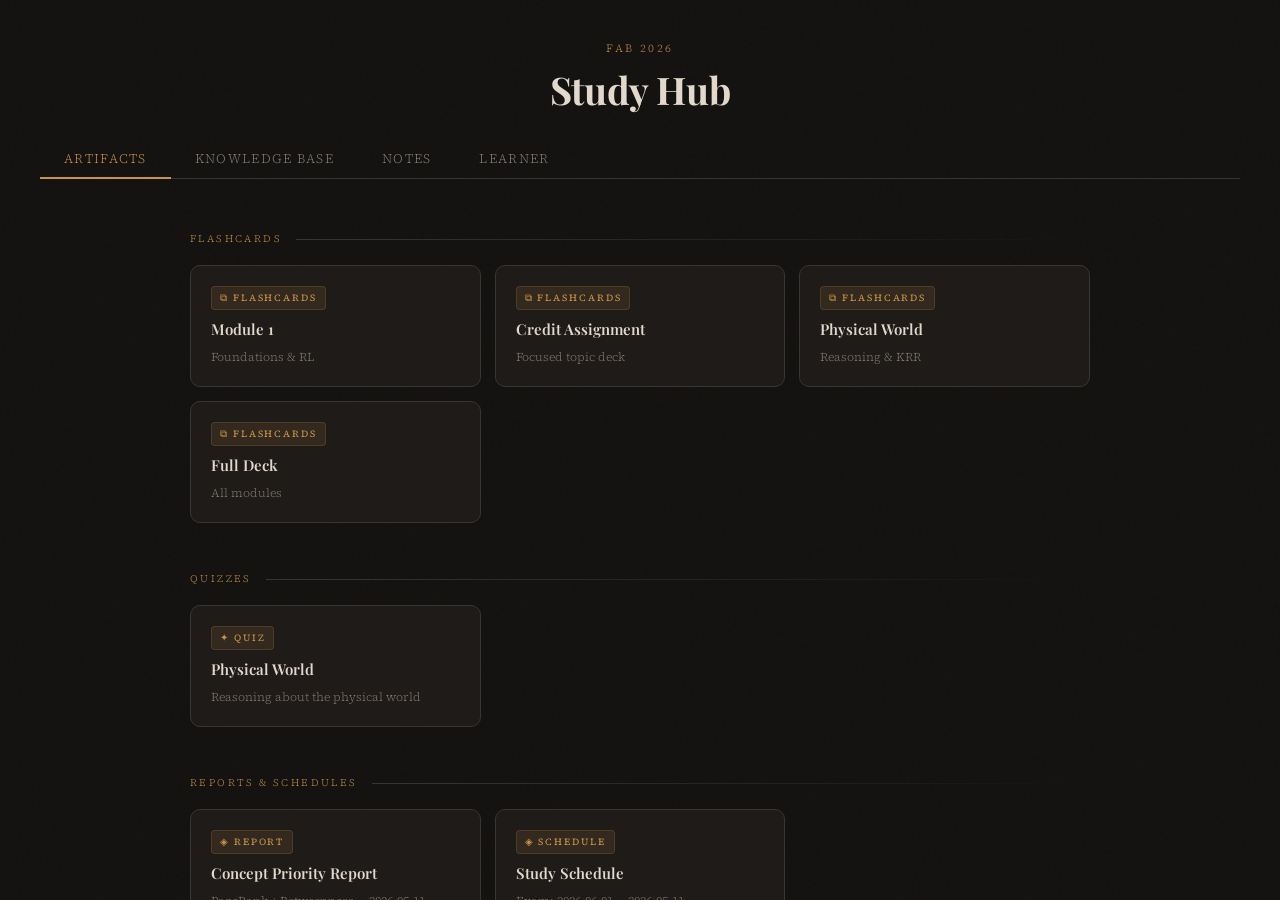
<file: web/index.html>
<!DOCTYPE html>
<html lang="en">
<head>
<meta charset="UTF-8">
<meta name="viewport" content="width=device-width, initial-scale=1.0">
<title>FAB 2026 — Study Hub</title>
<link rel="stylesheet" href="/web/styles/study-hub.css">
</head>
<body>

<!-- ── Page header + tab bar ── -->
<div class="page-top">
  <div class="eyebrow">FAB 2026</div>
  <h1 class="page-title">Study Hub</h1>
  <nav class="tabs">
    <button class="tab-btn active" data-tab="artifacts">Artifacts</button>
    <button class="tab-btn" data-tab="kb">Knowledge Base</button>
    <button class="tab-btn" data-tab="notes">Notes</button>
    <button class="tab-btn" data-tab="learner">Learner</button>
  </nav>
</div>

<!-- ════════════════════════════════════════
     TAB 1: Artifacts
     ════════════════════════════════════════ -->
<div id="tab-artifacts" class="tab-panel active">
<div class="artifacts-container">

  <!-- Flashcards -->
  <div class="section">
    <div class="section-header">
      <span class="section-label">Flashcards</span>
      <div class="section-line"></div>
    </div>
    <div class="card-grid">
      <a class="card" href="artifacts/flashcards_module_1.html">
        <span class="card-badge">⧉ Flashcards</span>
        <div class="card-title">Module 1</div>
        <div class="card-meta">Foundations &amp; RL</div>
        <div class="card-arrow">→</div>
      </a>
      <a class="card" href="artifacts/flashcards_credit_assignment.html">
        <span class="card-badge">⧉ Flashcards</span>
        <div class="card-title">Credit Assignment</div>
        <div class="card-meta">Focused topic deck</div>
        <div class="card-arrow">→</div>
      </a>
      <a class="card" href="artifacts/flashcards_physical_world.html">
        <span class="card-badge">⧉ Flashcards</span>
        <div class="card-title">Physical World</div>
        <div class="card-meta">Reasoning &amp; KRR</div>
        <div class="card-arrow">→</div>
      </a>
      <a class="card" href="artifacts/flashcards_full.html">
        <span class="card-badge">⧉ Flashcards</span>
        <div class="card-title">Full Deck</div>
        <div class="card-meta">All modules</div>
        <div class="card-arrow">→</div>
      </a>
    </div>
  </div>

  <!-- Quizzes -->
  <div class="section">
    <div class="section-header">
      <span class="section-label">Quizzes</span>
      <div class="section-line"></div>
    </div>
    <div class="card-grid">
      <a class="card" href="artifacts/quiz_physical_world.html">
        <span class="card-badge">✦ Quiz</span>
        <div class="card-title">Physical World</div>
        <div class="card-meta">Reasoning about the physical world</div>
        <div class="card-arrow">→</div>
      </a>
    </div>
  </div>

  <!-- Reports & Schedules -->
  <div class="section">
    <div class="section-header">
      <span class="section-label">Reports &amp; Schedules</span>
      <div class="section-line"></div>
    </div>
    <div class="card-grid">
      <div class="card" data-md="concept_priority" role="button" tabindex="0">
        <span class="card-badge">◈ Report</span>
        <div class="card-title">Concept Priority Report</div>
        <div class="card-meta">
          <span>PageRank + Betweenness</span>
          <div class="card-meta-dot"></div>
          <span>2026-05-11</span>
        </div>
        <div class="card-arrow">→</div>
      </div>
      <div class="card" data-md="study_schedule" role="button" tabindex="0">
        <span class="card-badge">◈ Schedule</span>
        <div class="card-title">Study Schedule</div>
        <div class="card-meta">
          <span>Exam: 2026-06-01</span>
          <div class="card-meta-dot"></div>
          <span>2026-05-11</span>
        </div>
        <div class="card-arrow">→</div>
      </div>
    </div>
  </div>

</div><!-- /.artifacts-container -->
</div><!-- /#tab-artifacts -->

<!-- ════════════════════════════════════════
     TAB 2: Knowledge Base
     ════════════════════════════════════════ -->
<div id="tab-kb" class="tab-panel">
<div class="kb-wrapper">

  <!-- Offline state -->
  <div id="kb-offline" class="kb-offline">
    <div class="eyebrow">Knowledge Base</div>
    <p>Start the local server to browse and edit the knowledge base.</p>
    <div class="kb-cmd">uv run python scripts/serve.py</div>
    <button id="kb-retry-btn" class="btn btn-ghost" onclick="initKB()">Retry connection</button>
  </div>

  <!-- Browser (shown once server responds) -->
  <div id="kb-browser" style="display:none; flex-direction:column; flex:1;">
    <div class="kb-layout">

      <!-- Sidebar -->
      <div class="kb-sidebar">
        <div class="kb-sidebar-top">
          <input id="kb-search" class="kb-search" placeholder="Search nodes…">
          <button class="kb-new-btn" title="Add new node" onclick="showNewNodeForm()">+</button>
        </div>
        <div class="kb-chips">
          <button class="kb-chip active" data-type="all">All</button>
          <button class="kb-chip" data-type="concept">Concepts</button>
          <button class="kb-chip" data-type="person">People</button>
          <button class="kb-chip" data-type="example">Examples</button>
        </div>
        <div class="kb-count" id="kb-count"></div>
        <div class="kb-list" id="kb-list"></div>
      </div>

      <!-- Detail panel -->
      <div class="kb-main" id="kb-main">
        <div class="kb-empty-state">Select a node to view details</div>
      </div>

    </div>
  </div>

</div>
</div><!-- /#tab-kb -->

<!-- ════════════════════════════════════════
     TAB 3: Notes Reader
     ════════════════════════════════════════ -->
<div id="tab-notes" class="tab-panel">
<div class="notes-wrapper">

  <!-- Offline state -->
  <div id="notes-offline" class="kb-offline">
    <div class="eyebrow">Course Notes</div>
    <p>Start the local server to read annotated course notes.</p>
    <div class="kb-cmd">uv run python scripts/serve.py</div>
    <button id="notes-retry-btn" class="btn btn-ghost" onclick="initNotes()">Retry connection</button>
  </div>

  <!-- Reader (shown once server responds) -->
  <div id="notes-reader" style="display:none; flex-direction:column; flex:1; min-height:0;">
    <div class="notes-layout">

      <!-- Sidebar: document + section list -->
      <div class="notes-sidebar">
        <div id="notes-sidebar-list"></div>
      </div>

      <!-- Main reading area -->
      <div class="notes-main" id="notes-main">
        <div class="notes-placeholder">Select a document to begin reading</div>
      </div>

    </div>
  </div>

</div><!-- /.notes-wrapper -->
</div><!-- /#tab-notes -->

<!-- ════════════════════════════════════════
     TAB 4: Learner Model
     ════════════════════════════════════════ -->
<div id="tab-learner" class="tab-panel">
<div class="learner-wrapper">

  <div id="learner-offline" class="kb-offline">
    <div class="eyebrow">Learner Model</div>
    <p>Start the local server to inspect learner memory.</p>
    <div class="kb-cmd">uv run python scripts/serve.py</div>
    <button id="learner-retry-btn" class="btn btn-ghost" onclick="initLearner()">Retry connection</button>
  </div>

  <div id="learner-app" style="display:none; flex-direction:column; flex:1; min-height:0;">
    <div class="learner-layout">

      <div class="learner-left">
        <section class="learner-panel">
          <div class="learner-panel-head">
            <div>
              <div class="sect-label">Goals</div>
              <h2>Profile</h2>
            </div>
            <button id="learner-save-profile" class="btn btn-primary">Save</button>
          </div>
          <div class="learner-form-grid">
            <label class="form-field">
              <span class="form-label">Student</span>
              <input id="learner-student-name" class="form-input" placeholder="Name">
            </label>
            <label class="form-field">
              <span class="form-label">Exam Date</span>
              <input id="learner-exam-date" class="form-input" type="date">
            </label>
            <label class="form-field learner-wide">
              <span class="form-label">Target Outcome</span>
              <input id="learner-target-outcome" class="form-input" placeholder="Pass FAB exam">
            </label>
            <label class="form-field">
              <span class="form-label">Sessions / Day</span>
              <input id="learner-sessions-per-day" class="form-input" type="number" min="1" value="2">
            </label>
            <label class="form-field">
              <span class="form-label">Concepts / Session</span>
              <input id="learner-concepts-per-session" class="form-input" type="number" min="1" value="4">
            </label>
          </div>
        </section>

        <section class="learner-panel">
          <div class="learner-panel-head">
            <div>
              <div class="sect-label">Observation</div>
              <h2>Event Capture</h2>
            </div>
            <button id="learner-add-event" class="btn btn-primary">Append</button>
          </div>
          <div class="learner-form-grid">
            <label class="form-field learner-wide">
              <span class="form-label">Concept</span>
              <input id="learner-event-concept" class="form-input" list="learner-concepts" placeholder="credit_assignment">
              <datalist id="learner-concepts"></datalist>
            </label>
            <label class="form-field">
              <span class="form-label">Type</span>
              <select id="learner-event-type" class="form-select">
                <option value="flashcard_rating">Flashcard Rating</option>
                <option value="quiz_answer">Quiz Answer</option>
                <option value="self_report">Self Report</option>
                <option value="mastery_mark">Mastery Mark</option>
                <option value="goal_set">Goal Set</option>
              </select>
            </label>
            <label class="form-field">
              <span class="form-label">Rating</span>
              <select id="learner-event-rating" class="form-select">
                <option value="0">0</option>
                <option value="1">1</option>
                <option value="2">2</option>
                <option value="3">3</option>
              </select>
            </label>
            <label class="form-field">
              <span class="form-label">Polarity</span>
              <select id="learner-event-polarity" class="form-select">
                <option value="struggle">Struggle</option>
                <option value="confident">Confident</option>
                <option value="mastered">Mastered</option>
              </select>
            </label>
            <label class="form-field learner-wide">
              <span class="form-label">Text</span>
              <textarea id="learner-event-text" class="form-textarea" rows="3" placeholder="I don't get in/out labels"></textarea>
            </label>
          </div>
        </section>
      </div>

      <div class="learner-main">
        <section class="learner-strip">
          <div>
            <div class="sect-label">Recommendations</div>
            <div id="learner-recommendations" class="learner-rec-list"></div>
          </div>
        </section>

        <div class="learner-grid">
          <section class="learner-panel">
            <div class="learner-panel-head">
              <div>
                <div class="sect-label">Active</div>
                <h2>Struggles</h2>
              </div>
            </div>
            <div id="learner-struggles" class="learner-list"></div>
          </section>

          <section class="learner-panel">
            <div class="learner-panel-head">
              <div>
                <div class="sect-label">JTMS Cache</div>
                <h2>Beliefs</h2>
              </div>
            </div>
            <div id="learner-beliefs" class="learner-belief-groups"></div>
          </section>
        </div>

        <section class="learner-panel learner-explain-panel">
          <div class="learner-panel-head">
            <div>
              <div class="sect-label">Provenance</div>
              <h2>Explanation</h2>
            </div>
          </div>
          <div id="learner-explain" class="learner-explain">Select a belief to inspect support and opposition.</div>
        </section>
      </div>

    </div>
  </div>

</div>
</div><!-- /#tab-learner -->

<!-- Annotation tooltip (shared across tabs) -->
<div id="ann-tip" class="ann-tip" role="tooltip"></div>

<!-- ── Markdown modal (shared) ── -->
<div class="modal-backdrop" id="modal-backdrop" role="dialog" aria-modal="true">
  <div class="modal">
    <div class="modal-header">
      <div class="modal-title-wrap">
        <div class="eyebrow" id="modal-eyebrow"></div>
        <div class="modal-title" id="modal-title"></div>
      </div>
      <button class="modal-close" id="modal-close" aria-label="Close">✕</button>
    </div>
    <div class="modal-body">
      <div class="md-content" id="modal-content"></div>
    </div>
  </div>
</div>

<!-- ── Embedded markdown (no fetch needed for artifacts tab) ── -->
<script type="text/plain" id="md-concept_priority">
# Concept Priority Report — 2026-05-11

**Method:** PageRank (40%) + Betweenness Centrality (35%) + In-degree (25%)
**Filter:** node type = `concept`
**Mastered excluded:** 0
**Showing:** top 20 of 315 unmastered concepts

| Rank | Score | In | Out | Label | ID |
|------|------:|---:|----:|-------|-----|
| 1 | 1.0000 | 19 | 3 | Credit Assignment | `credit_assignment` |
| 2 | 0.4368 | 8 | 1 | Interaction | `interaction` |
| 3 | 0.3820 | 4 | 1 | Cartesianism / Cognitivism | `cartesianism` |
| 4 | 0.3748 | 7 | 4 | Search | `search` |
| 5 | 0.3079 | 5 | 2 | Reinforcement Learning | `reinforcement_learning` |
| 6 | 0.2926 | 7 | 2 | Knowledge Representation and Reasoning (KRR) | `krr` |
| 7 | 0.2827 | 8 | 2 | Shannon Information | `shannon_information` |
| 8 | 0.2807 | 4 | 0 | Information Processing | `information_processing` |
| 9 | 0.2692 | 1 | 1 | Extrapolation Fallacy | `extrapolation_fallacy` |
| 10 | 0.2532 | 6 | 2 | Constraint Network | `constraint_network` |
| 11 | 0.2389 | 5 | 1 | Combinatorial Explosion | `combinatorial_explosion` |
| 12 | 0.2288 | 7 | 1 | Heuristics | `heuristics` |
| 13 | 0.2052 | 5 | 0 | Feedback | `feedback` |
| 14 | 0.2005 | 4 | 1 | Evolutionary Strategies | `evolutionary_strategies` |
| 15 | 0.1949 | 5 | 2 | Debugging | `debugging` |
| 16 | 0.1685 | 4 | 1 | Commonsense Knowledge | `commonsense_knowledge` |
| 17 | 0.1683 | 5 | 1 | Simon Information | `simon_information` |
| 18 | 0.1652 | 4 | 2 | Frame Problem | `frame_problem` |
| 19 | 0.1590 | 2 | 0 | Semantic Information | `semantic_information` |
| 20 | 0.1572 | 3 | 1 | Spatial Interdependence | `spatial_interdependence` |

## Score Interpretation

- **Score**: composite (0–1). Higher = more central to the concept graph.
- **In**: in-degree. Many concepts depend on / point to this one — it is foundational.
- **Out**: out-degree. This concept points to many others — it is a hub of references.

## How to Use This List

1. Work top-to-bottom when time is limited — you cover the highest-leverage concepts first.
2. Run `study_scheduler.py plan` to turn this priority list into a day-by-day schedule.
3. After mastering a concept, run `study_scheduler.py mark --concept <id>` and regenerate.

*Generated by `concept_ranker.py report` on 2026-05-11*
</script>

<script type="text/plain" id="md-study_schedule">
# Study Schedule — generated 2026-05-11

**Exam date:** 2026-06-01
**Sessions per day:** 2
**Concepts per session:** 4
**Total concepts scheduled:** 160
**Mastered (excluded):** 0
**Algorithm:** AC-3 domain propagation + greedy assignment

> **Warning: not enough time to study all 315 concepts. Schedule limited to top 160 by module order. Consider reducing scope or extending your timeline.**

## 2026-05-12

**Session 1**
- [ ] Agent Specialisation (`agent_specialization`, module 1)
- [ ] Agentic Environment (`agentic_environment`, module 1)
- [ ] Agent–Environment Distinction (`agent_environment_distinction`, module 1)
- [ ] Aggregate Rewards (`aggregate_rewards`, module 1)

**Session 2**
- [ ] Ambiguous Feedback (`ambiguous_feedback`, module 1)
- [ ] Credit Assignment (`credit_assignment`, module 1)
- [ ] Delayed Feedback (`delayed_feedback`, module 1)
- [ ] Delegation (`delegation`, module 1)

## 2026-05-13

**Session 1**
- [ ] Deliberate Practice (`deliberate_practice`, module 1)
- [ ] Division of Labour (`division_of_labor`, module 1)
- [ ] Exploitation (`exploitation`, module 1)
- [ ] Exploration (`exploration`, module 1)

**Session 2**
- [ ] Exploration–Exploitation Trade-off (`exploration_exploitation_tradeoff`, module 1)
- [ ] Feedback (`feedback`, module 1)
- [ ] Gains to Specialisation (`gains_to_specialization`, module 1)
- [ ] General Problem of Intelligence (`general_problem_of_intelligence`, module 1)

## 2026-05-14

**Session 1**
- [ ] Goal-Directed Agents (`goal_directed_agents`, module 1)
- [ ] Hierarchical Management (`hierarchical_management`, module 1)
- [ ] Infinite Regress (`infinite_regress`, module 1)
- [ ] Intelligence (`intelligence`, module 1)

**Session 2**
- [ ] Interdependence of Actions (`interdependence_of_actions`, module 1)
- [ ] Intermediate Feedback (`intermediate_feedback`, module 1)
- [ ] Learning (`learning`, module 1)
- [ ] Management Hypothesis (`management_hypothesis`, module 1)

## 2026-05-15

**Session 1**
- [ ] Maximise Rewards (`maximize_rewards`, module 1)
- [ ] Organisational Learning (`organizational_learning`, module 1)
- [ ] Organisational Memory (`organizational_memory`, module 1)
- [ ] Organisational Programs (`organizational_programs`, module 1)

**Session 2**
- [ ] Path Dependence (`path_dependence`, module 1)
- [ ] Policy (`policy`, module 1)
- [ ] Reinforcement Learning (`reinforcement_learning`, module 1)
- [ ] Reward Hypothesis (`reward_hypothesis`, module 1)

## 2026-05-16

**Session 1**
- [ ] Society of Mind Hypothesis (`society_of_mind_hypothesis`, module 1)
- [ ] Sparse Feedback (`sparse_feedback`, module 1)
- [ ] Superstitious Learning (`superstitious_learning`, module 1)
- [ ] Task Environment (`task_environment`, module 1)

**Session 2**
- [ ] Temporal Differencing (`temporal_differencing`, module 1)
- [ ] Trial and Error (`trial_and_error`, module 1)
- [ ] Unitary Actor Assumption (`unitary_actor_assumption`, module 1)
- [ ] Utility Function (`utility_function`, module 1)

## 2026-05-17

**Session 1**
- [ ] Value Function (`value_function`, module 1)
- [ ] Abstract Patterns (`abstract_patterns`, module 2)
- [ ] Abstraction (`abstraction`, module 2)
- [ ] Algorithm (`algorithm`, module 2)

**Session 2**
- [ ] Bandwidth (`bandwidth`, module 2)
- [ ] Bit (`bit`, module 2)
- [ ] Bit Strings (`bit_strings`, module 2)
- [ ] Brute Force (`brute_force`, module 2)

## 2026-05-18

**Session 1**
- [ ] Channel Capacity (`channel_capacity`, module 2)
- [ ] Cognitive Representations (`cognitive_representations`, module 2)
- [ ] Combinatorial Complexity (`combinatorial_complexity`, module 2)
- [ ] Combinatorial Explosion (`combinatorial_explosion`, module 2)

**Session 2**
- [ ] Commonsense Knowledge (`commonsense_knowledge`, module 2)
- [ ] Compression (`compression`, module 2)
- [ ] Convenient Fictions (`convenient_fictions`, module 2)
- [ ] Curse of Dimensionality (`curse_of_dimensionality`, module 2)

## 2026-05-19

**Session 1**
- [ ] Decoding (`decoding`, module 2)
- [ ] Decomposition (`decomposition`, module 2)
- [ ] Digital Abstraction (`digital_abstraction`, module 2)
- [ ] Effective Procedure (`effective_procedure`, module 2)

**Session 2**
- [ ] Encoding (`encoding`, module 2)
- [ ] Entropy (`entropy`, module 2)
- [ ] Explicit Knowledge (`explicit_knowledge`, module 2)
- [ ] External Representations (`external_representations`, module 2)

## 2026-05-20

**Session 1**
- [ ] Hierarchy (`hierarchy`, module 2)
- [ ] IID Problems (`iid_problems`, module 2)
- [ ] IID vs OOD Problems (`iid_vs_ood_problems`, module 2)
- [ ] Information (`information`, module 2)

**Session 2**
- [ ] Information Processing (`information_processing`, module 2)
- [ ] Information Theory (`information_theory`, module 2)
- [ ] Internal Representations (`internal_representations`, module 2)
- [ ] Lists (`lists`, module 2)

## 2026-05-21

**Session 1**
- [ ] Meaningful Abstraction (`meaningful_abstraction`, module 2)
- [ ] Mechanisation of Thought (`mechanization_of_thought`, module 2)
- [ ] Memory Management (`memory_management`, module 2)
- [ ] Minimal Effective Procedure (`minimal_effective_procedure`, module 2)

**Session 2**
- [ ] Modularity (`modularity`, module 2)
- [ ] Modules (`modules`, module 2)
- [ ] Noise (`noise`, module 2)
- [ ] OOD Problems (`ood_problems`, module 2)

## 2026-05-22

**Session 1**
- [ ] Physical Symbol System Hypothesis (`physical_symbol_system_hypothesis`, module 2)
- [ ] Physics Hypothesis (`physics_hypothesis`, module 2)
- [ ] Probability Distribution (`probability_distribution`, module 2)
- [ ] Processing Capacity (`processing_capacity`, module 2)

**Session 2**
- [ ] Processing Complexity (`processing_complexity`, module 2)
- [ ] Processing Power (`processing_power`, module 2)
- [ ] Semantic Information (`semantic_information`, module 2)
- [ ] Shannon Entropy (`shannon_entropy`, module 2)

## 2026-05-23

**Session 1**
- [ ] Shannon Information (`shannon_information`, module 2)
- [ ] Short-Term vs Long-Term Memory (`short_term_long_term_memory`, module 2)
- [ ] Signal-to-Noise Ratio (`signal_to_noise_ratio`, module 2)
- [ ] Simon Information (`simon_information`, module 2)

**Session 2**
- [ ] Statistical Distribution (`statistical_distribution`, module 2)
- [ ] Statistical Redundancy Removal (`statistical_redundancy_removal`, module 2)
- [ ] Symbol Manipulation (`symbol_manipulation`, module 2)
- [ ] Syntactic Information (`syntactic_information`, module 2)

## 2026-05-24

**Session 1**
- [ ] Tacit Knowledge (`tacit_knowledge`, module 2)
- [ ] Turing Machine (`turing_machine`, module 2)
- [ ] Actions (`actions`, module 3)
- [ ] Adversarial Search (`adversarial_search`, module 3)

**Session 2**
- [ ] Aspiration Level (`aspiration_level`, module 3)
- [ ] Backtracking (`backtracking`, module 3)
- [ ] Branches (`branches`, module 3)
- [ ] Breadth-First Search (`breadth_first_search`, module 3)

## 2026-05-25

**Session 1**
- [ ] Brittleness (`brittleness`, module 3)
- [ ] Depth-First Search (`depth_first_search`, module 3)
- [ ] Difference (Current vs Goal State) (`differences_current_vs_goal`, module 3)
- [ ] Effectuation (`effectuation`, module 3)

**Session 2**
- [ ] Evaluation Function (`evaluation_function`, module 3)
- [ ] Expert Systems (`expert_systems`, module 3)
- [ ] Find-All-Solutions Goal (`find_all_solutions_goal`, module 3)
- [ ] Find-Any-Solution Goal (`find_any_solution_goal`, module 3)

## 2026-05-26

**Session 1**
- [ ] Find-Best-Solution Goal (`find_best_solution_goal`, module 3)
- [ ] Forward Checking Search (`forward_checking_search`, module 3)
- [ ] Game Tree (`game_tree`, module 3)
- [ ] General Problem Solver (GPS) (`general_problem_solver`, module 3)

**Session 2**
- [ ] Generate and Test (`generate_and_test`, module 3)
- [ ] Giant Strides (`giant_strides`, module 3)
- [ ] Global Optimum (`global_optimum`, module 3)
- [ ] Goal State (`goal_state`, module 3)

## 2026-05-27

**Session 1**
- [ ] Heuristics (`heuristics`, module 3)
- [ ] Hill Climbing (`hill_climbing`, module 3)
- [ ] Ill-Defined Problems (`ill_defined_problems`, module 3)
- [ ] Informed Search (`informed_search`, module 3)

**Session 2**
- [ ] Initial State (`initial_state`, module 3)
- [ ] Intermediate State (`intermediate_state`, module 3)
- [ ] Knowledge Acquisition Bottleneck (`knowledge_acquisition_bottleneck`, module 3)
- [ ] Local Peaks (`local_peaks`, module 3)

## 2026-05-28

**Session 1**
- [ ] Local vs Global Optima (`local_vs_global_optima`, module 3)
- [ ] Means–Ends Analysis (`means_ends_analysis`, module 3)
- [ ] Memory of Action Sequences (`memory_of_action_sequences`, module 3)
- [ ] Myopia (`myopia`, module 3)

**Session 2**
- [ ] Node (`node`, module 3)
- [ ] Operators (`operators`, module 3)
- [ ] Optimisation Goal (`optimization_goal`, module 3)
- [ ] Paths (`paths`, module 3)

## 2026-05-29

**Session 1**
- [ ] Planning (`planning`, module 3)
- [ ] Procedural Complexity (`procedural_complexity`, module 3)
- [ ] Pruning (`pruning`, module 3)
- [ ] Satisficing (`satisficing`, module 3)

**Session 2**
- [ ] Search (`search`, module 3)
- [ ] Search Space (`search_space`, module 3)
- [ ] Search Tree (`search_tree`, module 3)
- [ ] Simon Search (`simon_search`, module 3)

## 2026-05-30

**Session 1**
- [ ] State (`state`, module 3)
- [ ] State Space (`state_space`, module 3)
- [ ] State Transitions (`state_transitions`, module 3)
- [ ] Subgoals (`subgoals`, module 3)

**Session 2**
- [ ] Uninformed Search (`uninformed_search`, module 3)
- [ ] Von Neumann Search (`von_neumann_search`, module 3)
- [ ] Watchmaker Parable (`watchmaker_parable`, module 3)
- [ ] Abstraction Level (`abstraction_level`, module 4)

## 2026-05-31

**Session 1**
- [ ] Autoencoders (`autoencoders`, module 4)
- [ ] Backpropagation (`backward_propagation`, module 4)
- [ ] Bayesian Inference (`bayesian_inference`, module 4)
- [ ] Bayesian Networks (`bayesian_networks`, module 4)

**Session 2**
- [ ] Binary Variables (Boltzmann) (`binary_variables_boltzmann`, module 4)
- [ ] Boltzmann Machines (`boltzmann_machines`, module 4)
- [ ] Coherence (`coherence`, module 4)
- [ ] Conceptual Units (`conceptual_units`, module 4)

---

## Usage

- Check off concepts as you study them.
- After mastering a concept: `uv run python scripts/study_scheduler.py mark --concept <id>`
- Regenerate with: `uv run python scripts/study_scheduler.py plan --exam <YYYY-MM-DD>`

*Generated by `study_scheduler.py plan` on 2026-05-11*
</script>

<script src="/web/scripts/study-hub.js"></script>

</body>
</html>
</file>
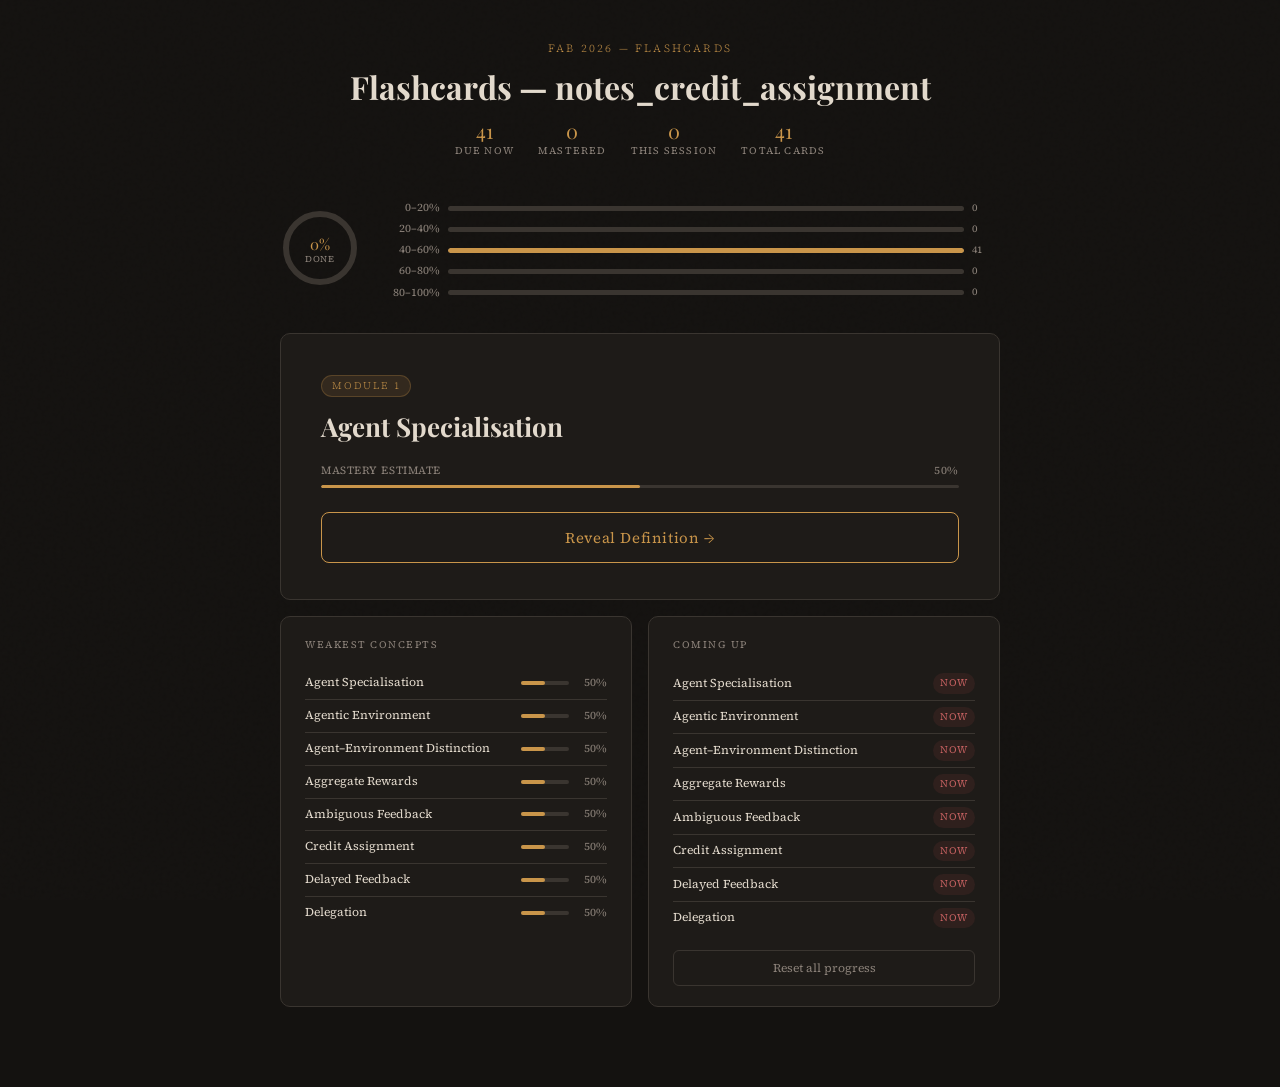
<file: artifacts/flashcards_credit_assignment.html>
<!DOCTYPE html>
<html lang="en">
<head>
<meta charset="UTF-8">
<meta name="viewport" content="width=device-width, initial-scale=1.0">
<title>Flashcards — notes_credit_assignment</title>
<link rel="preconnect" href="https://fonts.googleapis.com">
<link href="https://fonts.googleapis.com/css2?family=Playfair+Display:wght@400;600;700&family=Source+Serif+4:ital,opsz,wght@0,8..60,300;0,8..60,400;1,8..60,300&display=swap" rel="stylesheet">
<style>
  :root {
    --bg:         #141210;
    --surface:    #1e1b18;
    --surface2:   #262320;
    --border:     #3a3530;
    --text:       #e2d9cc;
    --text-muted: #8a8078;
    --accent:     #c9954a;
    --accent-dim: rgba(201,149,74,0.12);
    --correct:    #4a7c59;
    --correct-bg: rgba(74,124,89,0.15);
    --wrong:      #8b4040;
    --wrong-bg:   rgba(139,64,64,0.15);
    --warn:       #7c6b3a;
    --warn-bg:    rgba(124,107,58,0.15);
    --radius:     10px;
  }

  * { box-sizing: border-box; margin: 0; padding: 0; }

  body {
    background: var(--bg);
    color: var(--text);
    font-family: 'Source Serif 4', Georgia, serif;
    font-size: 16px;
    line-height: 1.65;
    min-height: 100vh;
    display: flex;
    flex-direction: column;
    align-items: center;
    padding: 40px 20px 80px;
  }

  body::before {
    content: '';
    position: fixed; inset: 0;
    background-image: url("data:image/svg+xml,%3Csvg viewBox='0 0 256 256' xmlns='http://www.w3.org/2000/svg'%3E%3Cfilter id='noise'%3E%3CfeTurbulence type='fractalNoise' baseFrequency='0.9' numOctaves='4' stitchTiles='stitch'/%3E%3C/filter%3E%3Crect width='100%25' height='100%25' filter='url(%23noise)' opacity='0.04'/%3E%3C/svg%3E");
    pointer-events: none; opacity: 0.4; z-index: 0;
  }

  .container { position: relative; z-index: 1; width: 100%; max-width: 720px; }

  /* ---- Header ---- */
  header { text-align: center; margin-bottom: 40px; }
  .eyebrow {
    font-size: 11px; font-weight: 300; letter-spacing: 0.2em;
    text-transform: uppercase; color: var(--accent); margin-bottom: 10px;
  }
  h1 {
    font-family: 'Playfair Display', serif;
    font-size: clamp(22px, 4vw, 32px);
    font-weight: 700; line-height: 1.2; margin-bottom: 14px;
  }
  .session-stats {
    display: flex; justify-content: center; gap: 24px;
    font-size: 13px; color: var(--text-muted);
  }
  .stat { display: flex; flex-direction: column; align-items: center; gap: 2px; }
  .stat-num {
    font-family: 'Playfair Display', serif;
    font-size: 20px; color: var(--accent); line-height: 1;
  }
  .stat-label { font-size: 10px; letter-spacing: 0.12em; text-transform: uppercase; }

  /* ---- Mastery overview bar ---- */
  .mastery-overview {
    margin-bottom: 28px;
    display: flex; align-items: center; gap: 16px;
  }
  .mastery-ring-wrap { position: relative; flex-shrink: 0; }
  .mastery-ring-wrap svg { transform: rotate(-90deg); }
  .mastery-ring-wrap circle { fill: none; stroke-width: 6; stroke-linecap: round; }
  .ring-track { stroke: var(--border); }
  .ring-fill { stroke: var(--accent); transition: stroke-dashoffset 0.8s cubic-bezier(0.4,0,0.2,1); }
  .ring-center {
    position: absolute; inset: 0;
    display: flex; flex-direction: column;
    align-items: center; justify-content: center;
  }
  .ring-pct { font-family: 'Playfair Display', serif; font-size: 15px; color: var(--accent); line-height: 1; }
  .ring-sub { font-size: 9px; letter-spacing: 0.1em; text-transform: uppercase; color: var(--text-muted); }

  .mastery-bars { flex: 1; }
  .mastery-bar-row {
    display: flex; align-items: center; gap: 8px;
    margin-bottom: 3px; font-size: 11px; color: var(--text-muted);
  }
  .mastery-bar-label { width: 64px; text-align: right; flex-shrink: 0; }
  .mastery-bar-track { flex: 1; height: 5px; background: var(--border); border-radius: 3px; overflow: hidden; }
  .mastery-bar-fill { height: 100%; border-radius: 3px; transition: width 0.5s ease; }
  .mastery-bar-count { width: 28px; font-size: 10px; }

  /* ---- Card ---- */
  .card {
    background: var(--surface);
    border: 1px solid var(--border);
    border-radius: var(--radius);
    padding: 36px 40px;
    margin-bottom: 16px;
    animation: fadeUp 0.3s ease both;
  }
  @keyframes fadeUp {
    from { opacity: 0; transform: translateY(10px); }
    to   { opacity: 1; transform: translateY(0); }
  }

  .module-badge {
    display: inline-block;
    font-size: 10px; font-weight: 300; letter-spacing: 0.18em;
    text-transform: uppercase; color: var(--accent);
    background: var(--accent-dim);
    border: 1px solid rgba(201,149,74,0.25);
    border-radius: 20px; padding: 2px 10px;
    margin-bottom: 14px;
  }

  .card-label {
    font-family: 'Playfair Display', serif;
    font-size: clamp(18px, 3vw, 26px);
    font-weight: 700; line-height: 1.25;
    color: var(--text); margin-bottom: 18px;
  }

  /* Mastery micro-bar */
  .micro-mastery { margin-bottom: 24px; }
  .micro-mastery-head {
    display: flex; justify-content: space-between;
    font-size: 11px; color: var(--text-muted);
    letter-spacing: 0.05em; text-transform: uppercase; margin-bottom: 5px;
  }
  .micro-track { height: 3px; background: var(--border); border-radius: 2px; overflow: hidden; }
  .micro-fill { height: 100%; border-radius: 2px; transition: width 0.4s ease; background: var(--accent); }

  .btn-reveal {
    width: 100%; padding: 14px;
    background: transparent;
    border: 1px solid var(--accent);
    border-radius: 8px;
    color: var(--accent);
    font-family: 'Source Serif 4', serif; font-size: 15px;
    letter-spacing: 0.04em; cursor: pointer;
    transition: background 0.18s, color 0.18s;
  }
  .btn-reveal:hover { background: var(--accent); color: var(--bg); }

  /* Back of card */
  .definition {
    font-size: 15px; line-height: 1.75;
    color: var(--text); margin-bottom: 28px;
    border-top: 1px solid var(--border); padding-top: 20px;
  }

  .rating-prompt {
    font-size: 11px; letter-spacing: 0.12em; text-transform: uppercase;
    color: var(--text-muted); margin-bottom: 12px; text-align: center;
  }
  .rating-btns { display: grid; grid-template-columns: repeat(4, 1fr); gap: 10px; }

  .btn-rate {
    padding: 12px 6px;
    border: 1px solid var(--border);
    border-radius: 8px;
    background: var(--surface2);
    color: var(--text);
    font-family: 'Source Serif 4', serif; font-size: 13px;
    cursor: pointer; transition: border-color 0.15s, background 0.15s, transform 0.1s;
    text-align: center; line-height: 1.3;
  }
  .btn-rate:hover { transform: translateY(-2px); }
  .btn-rate.fail:hover  { border-color: var(--wrong);   background: var(--wrong-bg); }
  .btn-rate.hard:hover  { border-color: var(--warn);    background: var(--warn-bg); }
  .btn-rate.good:hover  { border-color: var(--accent);  background: var(--accent-dim); }
  .btn-rate.easy:hover  { border-color: var(--correct); background: var(--correct-bg); }

  .btn-rate .rate-label { font-size: 11px; color: var(--text-muted); display: block; margin-top: 3px; }

  /* Next interval hint */
  .interval-hints {
    display: grid; grid-template-columns: repeat(4, 1fr); gap: 10px;
    margin-top: 6px;
  }
  .interval-hint {
    text-align: center; font-size: 10px;
    color: var(--text-muted); letter-spacing: 0.06em;
  }

  /* ---- Credit propagation panel ---- */
  .credit-panel {
    background: var(--surface);
    border: 1px solid var(--border);
    border-radius: var(--radius);
    padding: 24px 32px;
    margin-bottom: 16px;
    animation: fadeUp 0.3s ease both;
  }
  .credit-title {
    font-family: 'Playfair Display', serif;
    font-size: 14px; font-weight: 600;
    margin-bottom: 14px;
    display: flex; align-items: center; gap: 10px;
  }
  .credit-title .delta-badge {
    font-family: 'Source Serif 4', serif;
    font-size: 11px; padding: 2px 8px;
    border-radius: 20px;
  }
  .credit-title.negative .delta-badge { background: var(--wrong-bg); color: #c46060; border: 1px solid rgba(139,64,64,0.3); }
  .credit-title.positive .delta-badge { background: var(--correct-bg); color: #6aaa7e; border: 1px solid rgba(74,124,89,0.3); }
  .credit-title.neutral  .delta-badge { background: var(--accent-dim); color: var(--accent); border: 1px solid rgba(201,149,74,0.2); }

  .credit-entries { display: flex; flex-direction: column; gap: 6px; }
  .credit-entry {
    display: flex; align-items: center; gap: 12px;
    padding: 8px 12px; border-radius: 6px;
    font-size: 13px; animation: fadeUp 0.2s ease both;
  }
  .credit-entry.backward { background: var(--wrong-bg); }
  .credit-entry.forward  { background: var(--correct-bg); }
  .credit-arrow { font-size: 14px; flex-shrink: 0; }
  .credit-concept { flex: 1; color: var(--text); }
  .credit-delta {
    font-family: 'Playfair Display', serif;
    font-size: 12px; font-weight: 600; flex-shrink: 0;
  }
  .credit-delta.neg { color: #c46060; }
  .credit-delta.pos { color: #6aaa7e; }
  .credit-hop { font-size: 10px; color: var(--text-muted); flex-shrink: 0; }
  .credit-none { font-size: 13px; color: var(--text-muted); font-style: italic; }

  .btn-next {
    width: 100%; padding: 13px;
    background: transparent;
    border: 1px solid var(--accent);
    border-radius: 8px; color: var(--accent);
    font-family: 'Source Serif 4', serif; font-size: 15px;
    letter-spacing: 0.04em; cursor: pointer; margin-top: 12px;
    transition: background 0.18s, color 0.18s;
  }
  .btn-next:hover { background: var(--accent); color: var(--bg); }

  /* ---- Bottom dashboard ---- */
  .dashboard {
    display: grid;
    grid-template-columns: 1fr 1fr;
    gap: 16px;
    margin-top: 4px;
  }
  .dash-panel {
    background: var(--surface);
    border: 1px solid var(--border);
    border-radius: var(--radius);
    padding: 20px 24px;
  }
  .dash-title {
    font-size: 10px; letter-spacing: 0.15em; text-transform: uppercase;
    color: var(--text-muted); margin-bottom: 14px;
  }

  .weakest-entry {
    display: flex; align-items: center; gap: 10px;
    padding: 6px 0; border-bottom: 1px solid var(--border); font-size: 12px;
  }
  .weakest-entry:last-child { border-bottom: none; }
  .weakest-label { flex: 1; color: var(--text); white-space: nowrap; overflow: hidden; text-overflow: ellipsis; }
  .weakest-bar-wrap { width: 48px; height: 4px; background: var(--border); border-radius: 2px; flex-shrink: 0; }
  .weakest-bar-fill { height: 100%; border-radius: 2px; background: var(--accent); }
  .weakest-pct { width: 28px; text-align: right; color: var(--text-muted); font-size: 11px; flex-shrink: 0; }

  .due-entry {
    display: flex; justify-content: space-between; align-items: center;
    padding: 6px 0; border-bottom: 1px solid var(--border); font-size: 12px;
  }
  .due-entry:last-child { border-bottom: none; }
  .due-label { color: var(--text); flex: 1; white-space: nowrap; overflow: hidden; text-overflow: ellipsis; }
  .due-tag {
    font-size: 10px; padding: 2px 7px; border-radius: 12px; flex-shrink: 0; margin-left: 8px;
    letter-spacing: 0.06em; text-transform: uppercase;
  }
  .due-tag.overdue  { background: var(--wrong-bg);   color: #c46060; }
  .due-tag.today    { background: var(--accent-dim);  color: var(--accent); }
  .due-tag.tomorrow { background: var(--surface2);    color: var(--text-muted); }

  .reset-btn {
    margin-top: 16px; width: 100%; padding: 9px;
    background: transparent; border: 1px solid var(--border);
    border-radius: 6px; color: var(--text-muted);
    font-family: 'Source Serif 4', serif; font-size: 12px;
    cursor: pointer; transition: border-color 0.15s, color 0.15s;
  }
  .reset-btn:hover { border-color: var(--wrong); color: #c46060; }

  .hidden { display: none !important; }

  @media (max-width: 520px) {
    .card { padding: 24px 20px; }
    .rating-btns { grid-template-columns: repeat(2, 1fr); }
    .dashboard { grid-template-columns: 1fr; }
    .mastery-overview { flex-direction: column; align-items: flex-start; }
  }
</style>
</head>
<body>
<div class="container">

  <header>
    <div class="eyebrow">FAB 2026 — Flashcards</div>
    <h1 id="deck-title">Flashcards — notes_credit_assignment</h1>
    <div class="session-stats">
      <div class="stat">
        <span class="stat-num" id="stat-due">0</span>
        <span class="stat-label">due now</span>
      </div>
      <div class="stat">
        <span class="stat-num" id="stat-mastered">0</span>
        <span class="stat-label">mastered</span>
      </div>
      <div class="stat">
        <span class="stat-num" id="stat-session">0</span>
        <span class="stat-label">this session</span>
      </div>
      <div class="stat">
        <span class="stat-num" id="stat-total">41</span>
        <span class="stat-label">total cards</span>
      </div>
    </div>
  </header>

  <!-- Mastery overview -->
  <div class="mastery-overview">
    <div class="mastery-ring-wrap">
      <svg viewBox="0 0 80 80" width="80" height="80">
        <circle class="ring-track" cx="40" cy="40" r="34"/>
        <circle class="ring-fill" id="ring-fill" cx="40" cy="40" r="34"/>
      </svg>
      <div class="ring-center">
        <span class="ring-pct" id="ring-pct">0%</span>
        <span class="ring-sub">done</span>
      </div>
    </div>
    <div class="mastery-bars" id="mastery-bars"></div>
  </div>

  <!-- Flashcard (front) -->
  <div class="card" id="card-front">
    <div class="module-badge" id="card-module">Module —</div>
    <div class="card-label" id="card-label">Loading…</div>
    <div class="micro-mastery">
      <div class="micro-mastery-head">
        <span>Mastery estimate</span>
        <span id="card-mastery-pct">—</span>
      </div>
      <div class="micro-track"><div class="micro-fill" id="card-mastery-fill" style="width:0%"></div></div>
    </div>
    <button class="btn-reveal" onclick="flipCard()">Reveal Definition →</button>
  </div>

  <!-- Flashcard (back) -->
  <div class="card hidden" id="card-back">
    <div class="module-badge" id="card-module-back">Module —</div>
    <div class="card-label" id="card-label-back"></div>
    <p class="definition" id="card-definition"></p>
    <div class="rating-prompt">How well did you recall this?</div>
    <div class="rating-btns">
      <button class="btn-rate fail" onclick="rate(0)">✗<span class="rate-label">Forgot</span></button>
      <button class="btn-rate hard" onclick="rate(1)">≈<span class="rate-label">Hard</span></button>
      <button class="btn-rate good" onclick="rate(2)">✓<span class="rate-label">Good</span></button>
      <button class="btn-rate easy" onclick="rate(3)">★<span class="rate-label">Easy</span></button>
    </div>
    <div class="interval-hints" id="interval-hints"></div>
  </div>

  <!-- Credit propagation panel -->
  <div class="card credit-panel hidden" id="credit-panel">
    <div class="credit-title" id="credit-title"></div>
    <div class="credit-entries" id="credit-entries"></div>
    <button class="btn-next" onclick="nextCard()">Next Card →</button>
  </div>

  <!-- Dashboard -->
  <div class="dashboard">
    <div class="dash-panel">
      <div class="dash-title">Weakest Concepts</div>
      <div id="weakest-list"></div>
    </div>
    <div class="dash-panel">
      <div class="dash-title">Coming Up</div>
      <div id="due-list"></div>
      <button class="reset-btn" onclick="confirmReset()">Reset all progress</button>
    </div>
  </div>

</div>

<script>
// ============================================================
// DATA (embedded by flashcard_generator.py)
// ============================================================
const CARDS = [{"id": "agent_specialization", "label": "Agent Specialisation", "description": "The differentiation of agents into distinct roles with narrow, focused capabilities that together cover a broader task.", "module": 1}, {"id": "agentic_environment", "label": "Agentic Environment", "description": "The environment as modelled and acted upon by an intelligent agent, including the effects of the agent's own actions.", "module": 1}, {"id": "agent_environment_distinction", "label": "Agent–Environment Distinction", "description": "The conceptual boundary separating the learning agent from the world it perceives and acts upon.", "module": 1}, {"id": "aggregate_rewards", "label": "Aggregate Rewards", "description": "The total sum of rewards accumulated by an agent across a sequence of actions and time steps.", "module": 1}, {"id": "ambiguous_feedback", "label": "Ambiguous Feedback", "description": "Feedback whose causal link to specific actions is unclear, complicating the identification of what behaviour produced a given outcome.", "module": 1}, {"id": "credit_assignment", "label": "Credit Assignment", "description": "The problem of determining which specific actions in a sequence deserve credit (or blame) for a final outcome.", "module": 1}, {"id": "delayed_feedback", "label": "Delayed Feedback", "description": "Feedback that arrives well after the actions that caused it, making it harder to assign credit to the right decisions.", "module": 1}, {"id": "delegation", "label": "Delegation", "description": "The assignment of authority and responsibility for a task from a higher-level agent to a subordinate sub-agent.", "module": 1}, {"id": "deliberate_practice", "label": "Deliberate Practice", "description": "Effortful, focused practice designed to improve specific skills through rapid feedback and targeted repetition.", "module": 1}, {"id": "division_of_labor", "label": "Division of Labour", "description": "The allocation of distinct tasks to specialised agents or workers to increase collective efficiency and throughput.", "module": 1}, {"id": "exploitation", "label": "Exploitation", "description": "Applying existing knowledge to refine and improve known good solutions rather than searching new territory.", "module": 1}, {"id": "exploration", "label": "Exploration", "description": "Searching new, unknown regions of the solution space to discover potentially better solutions.", "module": 1}, {"id": "exploration_exploitation_tradeoff", "label": "Exploration–Exploitation Trade-off", "description": "The fundamental tension between exploring new, unknown regions of the solution space and exploiting known good solutions.", "module": 1}, {"id": "feedback", "label": "Feedback", "description": "Information an agent receives about the consequences of its actions, used to update its behaviour.", "module": 1}, {"id": "gains_to_specialization", "label": "Gains to Specialisation", "description": "The increased efficiency and output achieved when agents focus on narrow, well-practised tasks rather than general ones.", "module": 1}, {"id": "general_problem_of_intelligence", "label": "General Problem of Intelligence", "description": "The overarching challenge of creating agents that can learn which actions to take in order to achieve goals, despite sparse and delayed feedback.", "module": 1}, {"id": "goal_directed_agents", "label": "Goal-Directed Agents", "description": "Agents that select actions based on an internal representation of a desired end state rather than fixed reflexes.", "module": 1}, {"id": "hierarchical_management", "label": "Hierarchical Management", "description": "An organisational structure where agents are arranged in levels, with each level supervising and coordinating the level below it.", "module": 1}, {"id": "infinite_regress", "label": "Infinite Regress", "description": "A logical problem where justifying or explaining something requires invoking the same type of explanation indefinitely.", "module": 1}, {"id": "intelligence", "label": "Intelligence", "description": "The general capacity of an agent to adapt behaviour and solve problems across varied environments, typically by learning from experience.", "module": 1}, {"id": "interdependence_of_actions", "label": "Interdependence of Actions", "description": "The property that the value or appropriateness of one action depends on other actions taken concurrently or previously.", "module": 1}, {"id": "intermediate_feedback", "label": "Intermediate Feedback", "description": "Proxy signals that indicate progress toward a goal before a final outcome is known, used to assign credit earlier.", "module": 1}, {"id": "learning", "label": "Learning", "description": "The general process by which an agent modifies its representations or behaviour based on experience with its environment.", "module": 1}, {"id": "management_hypothesis", "label": "Management Hypothesis", "description": "The hypothesis that intelligence at scale requires coordination, delegation, and management of specialised sub-agents.", "module": 1}, {"id": "maximize_rewards", "label": "Maximise Rewards", "description": "The objective of selecting actions so as to obtain the highest possible cumulative reward over time.", "module": 1}, {"id": "organizational_learning", "label": "Organisational Learning", "description": "The process by which collectives of agents update their shared knowledge, routines, and behaviour based on experience.", "module": 1}, {"id": "organizational_memory", "label": "Organisational Memory", "description": "Stored knowledge, routines, and programs that persist in an organisation beyond any individual member.", "module": 1}, {"id": "organizational_programs", "label": "Organisational Programs", "description": "Encoded routines and standard operating procedures that guide an organisation's responses to recurring situations.", "module": 1}, {"id": "path_dependence", "label": "Path Dependence", "description": "The phenomenon where the sequence of past decisions constrains which options remain available in the future.", "module": 1}, {"id": "policy", "label": "Policy", "description": "A mapping from states to actions that specifies what an agent does in each situation it encounters.", "module": 1}, {"id": "reinforcement_learning", "label": "Reinforcement Learning", "description": "A learning paradigm where an agent improves its policy by receiving rewards or penalties for actions taken in an environment.", "module": 1}, {"id": "reward_hypothesis", "label": "Reward Hypothesis", "description": "The proposition that all goals and purposes can be expressed as the maximisation of cumulative scalar reward (Sutton & Barto).", "module": 1}, {"id": "society_of_mind_hypothesis", "label": "Society of Mind Hypothesis", "description": "Minsky's proposal that high-level intelligence emerges from the interaction of many simple, specialised sub-agents.", "module": 1}, {"id": "sparse_feedback", "label": "Sparse Feedback", "description": "A feedback regime in which only a small fraction of actions generate informative signals, as identified by Minsky.", "module": 1}, {"id": "superstitious_learning", "label": "Superstitious Learning", "description": "The acquisition of a false causal model due to coincidental correlation between actions and outcomes under sparse feedback.", "module": 1}, {"id": "task_environment", "label": "Task Environment", "description": "The full specification of a problem faced by an agent, including its goals, percepts, actions, and performance measure.", "module": 1}, {"id": "temporal_differencing", "label": "Temporal Differencing", "description": "A reinforcement learning method that updates value estimates by bootstrapping from differences between successive time-step predictions.", "module": 1}, {"id": "trial_and_error", "label": "Trial and Error", "description": "A basic learning strategy that explores actions and reinforces those that produce positive outcomes while abandoning unsuccessful ones.", "module": 1}, {"id": "unitary_actor_assumption", "label": "Unitary Actor Assumption", "description": "The simplifying assumption that an agent acts as a single coherent decision-maker rather than an organisation of sub-agents.", "module": 1}, {"id": "utility_function", "label": "Utility Function", "description": "A function mapping states or outcomes to scalar values representing their desirability to an agent.", "module": 1}, {"id": "value_function", "label": "Value Function", "description": "A function estimating the expected cumulative reward an agent will receive from a given state onward under a given policy.", "module": 1}];
const ALL_EDGES = [["intermediate_feedback", "credit_assignment"], ["management_hypothesis", "credit_assignment"], ["reward_hypothesis", "credit_assignment"], ["exploitation", "path_dependence"], ["gains_to_specialization", "division_of_labor"], ["ambiguous_feedback", "credit_assignment"], ["delayed_feedback", "credit_assignment"], ["interdependence_of_actions", "credit_assignment"], ["sparse_feedback", "credit_assignment"], ["exploration", "exploitation"], ["reinforcement_learning", "society_of_mind_hypothesis"], ["reward_hypothesis", "management_hypothesis"], ["ambiguous_feedback", "feedback"], ["credit_assignment", "general_problem_of_intelligence"], ["delayed_feedback", "feedback"], ["division_of_labor", "credit_assignment"], ["exploitation", "policy"], ["exploration", "policy"], ["intermediate_feedback", "feedback"], ["reinforcement_learning", "learning"], ["society_of_mind_hypothesis", "learning"], ["sparse_feedback", "feedback"], ["temporal_differencing", "reinforcement_learning"], ["agent_specialization", "society_of_mind_hypothesis"], ["delegation", "society_of_mind_hypothesis"], ["exploration_exploitation_tradeoff", "reinforcement_learning"], ["hierarchical_management", "management_hypothesis"], ["maximize_rewards", "reinforcement_learning"], ["organizational_memory", "management_hypothesis"], ["policy", "reinforcement_learning"], ["value_function", "temporal_differencing"], ["credit_assignment", "feedback"]];

// Build adjacency: PREREQS[id] = [ids that point TO id]   (predecessors)
//                 DEPENDENTS[id] = [ids that id points TO] (successors)
const PREREQS    = {};
const DEPENDENTS = {};
CARDS.forEach(c => { PREREQS[c.id] = []; DEPENDENTS[c.id] = []; });
ALL_EDGES.forEach(([src, tgt]) => {
  if (PREREQS[tgt]    !== undefined) PREREQS[tgt].push(src);
  if (DEPENDENTS[src] !== undefined) DEPENDENTS[src].push(tgt);
});

const CARD_MAP = {};
CARDS.forEach(c => { CARD_MAP[c.id] = c; });

// ============================================================
// STATE  (persisted in localStorage)
// ============================================================
const STORAGE_KEY = 'fab2026_fc_v1_credit_assignment';

function defaultCardState() {
  return { mastery: 0.5, ease: 2.5, interval: 1, dueTime: Date.now(), reviews: 0, streak: 0 };
}

function loadState() {
  try {
    const raw = localStorage.getItem(STORAGE_KEY);
    if (raw) return JSON.parse(raw);
  } catch(e) {}
  return null;
}

function initState() {
  const saved = loadState();
  const cards = {};
  CARDS.forEach(c => {
    cards[c.id] = (saved && saved.cards && saved.cards[c.id]) || defaultCardState();
  });
  return {
    cards,
    session: { reviewed: 0, correct: 0, startTime: Date.now() }
  };
}

function saveState() {
  try { localStorage.setItem(STORAGE_KEY, JSON.stringify(state)); } catch(e) {}
}

let state = initState();

// ============================================================
// ALGORITHMS
// ============================================================

// --- TD Credit Propagation ---
// α: TD step size (learning rate)
// backwardDecay: blame decay per hop when failing
// forwardDecay:  credit decay per hop when passing
// maxDepth: max BFS depth for propagation
const TD_ALPHA      = 0.15;
const BACKWARD_DECAY = 0.5;
const FORWARD_DECAY  = 0.3;
const MAX_DEPTH      = 3;
const MASTERY_THRESHOLD = 0.7; // above this = "mastered"

// Rating → score mapping: 0=forgot, 1=hard, 2=good, 3=easy
const RATING_SCORES = [0.0, 0.4, 0.7, 1.0];

function clamp(v, lo, hi) { return Math.max(lo, Math.min(hi, v)); }

function propagateCredit(cardId, delta) {
  const log = [];

  if (delta < 0) {
    // FAIL: blame propagates backward through PREREQS (ancestors)
    const visited = new Set([cardId]);
    const queue = [[cardId, 1]];
    while (queue.length) {
      const [nodeId, depth] = queue.shift();
      if (depth > MAX_DEPTH) continue;
      for (const predId of (PREREQS[nodeId] || [])) {
        if (visited.has(predId) || !state.cards[predId]) continue;
        visited.add(predId);
        const blame = delta * Math.pow(BACKWARD_DECAY, depth);
        const prev = state.cards[predId].mastery;
        state.cards[predId].mastery = clamp(prev + TD_ALPHA * blame, 0, 1);
        log.push({ id: predId, label: CARD_MAP[predId].label, delta: blame, depth, dir: 'backward' });
        queue.push([predId, depth + 1]);
      }
    }
  } else if (delta > 0) {
    // PASS: credit propagates forward through DEPENDENTS (successors)
    const visited = new Set([cardId]);
    const queue = [[cardId, 1]];
    while (queue.length) {
      const [nodeId, depth] = queue.shift();
      if (depth > MAX_DEPTH) continue;
      for (const depId of (DEPENDENTS[nodeId] || [])) {
        if (visited.has(depId) || !state.cards[depId]) continue;
        visited.add(depId);
        const boost = delta * Math.pow(FORWARD_DECAY, depth);
        const prev = state.cards[depId].mastery;
        state.cards[depId].mastery = clamp(prev + TD_ALPHA * boost, 0, 1);
        log.push({ id: depId, label: CARD_MAP[depId].label, delta: boost, depth, dir: 'forward' });
        queue.push([depId, depth + 1]);
      }
    }
  }

  return log;
}

// --- SM-2 Scheduling ---
function nextIntervals(cardId) {
  const s = state.cards[cardId];
  return [
    1,                                                           // 0=forgot
    Math.max(1, Math.round(s.interval * 1.2)),                  // 1=hard
    Math.max(1, Math.round(s.interval * s.ease)),               // 2=good
    Math.max(1, Math.round(s.interval * s.ease * 1.3)),         // 3=easy
  ];
}

function updateSchedule(cardId, rating) {
  const s = state.cards[cardId];
  const actualScore = RATING_SCORES[rating];
  const delta = actualScore - s.mastery;

  // Update own mastery (TD update)
  s.mastery = clamp(s.mastery + TD_ALPHA * delta, 0, 1);

  // SM-2 interval update
  if (rating === 0) {       // forgot
    s.interval = 1;
    s.ease = Math.max(1.3, s.ease - 0.2);
    s.streak = 0;
  } else if (rating === 1) { // hard
    s.interval = Math.max(1, Math.round(s.interval * 1.2));
    s.ease = Math.max(1.3, s.ease - 0.15);
    s.streak = 0;
  } else if (rating === 2) { // good
    s.interval = Math.max(1, Math.round(s.interval * s.ease));
    s.streak++;
  } else {                   // easy
    s.interval = Math.max(1, Math.round(s.interval * s.ease * 1.3));
    s.ease = Math.min(3.0, s.ease + 0.1);
    s.streak++;
  }

  s.dueTime = Date.now() + s.interval * 24 * 60 * 60 * 1000;
  s.reviews++;

  // Propagate credit through prerequisite graph
  const propagationLog = propagateCredit(cardId, delta);

  // Update session stats
  state.session.reviewed++;
  if (rating >= 2) state.session.correct++;

  saveState();
  return { delta, actualScore, propagationLog };
}

// --- Card Selection (Deliberate Practice) ---
function isFrontier(cardId) {
  const prereqs = PREREQS[cardId] || [];
  if (!prereqs.length) return true;
  return prereqs.every(pid => state.cards[pid] && state.cards[pid].mastery >= MASTERY_THRESHOLD);
}

function selectNextCard() {
  const now = Date.now();

  // 1. Due cards: sorted by mastery ascending (weakest first)
  const due = CARDS.filter(c => state.cards[c.id].dueTime <= now)
                   .sort((a, b) => state.cards[a.id].mastery - state.cards[b.id].mastery);
  if (due.length) return due[0];

  // 2. Frontier cards (unlocked but not yet mastered)
  const frontier = CARDS.filter(c => !isMastered(c.id) && isFrontier(c.id))
                        .sort((a, b) => state.cards[a.id].mastery - state.cards[b.id].mastery);
  if (frontier.length) return frontier[0];

  // 3. Globally weakest card
  return CARDS.slice().sort((a, b) => state.cards[a.id].mastery - state.cards[b.id].mastery)[0];
}

function isMastered(cardId) { return state.cards[cardId].mastery >= MASTERY_THRESHOLD; }

// ============================================================
// UI RENDERING
// ============================================================
let currentCard = null;

function showFront(card) {
  currentCard = card;
  const s = state.cards[card.id];
  const pct = Math.round(s.mastery * 100);
  const col = masteryColor(s.mastery);

  document.getElementById('card-module').textContent = card.module < 900 ? `Module ${card.module}` : 'Misc';
  document.getElementById('card-label').textContent = card.label;
  document.getElementById('card-mastery-pct').textContent = pct + '%';
  const fill = document.getElementById('card-mastery-fill');
  fill.style.width = pct + '%';
  fill.style.background = col;

  // Interval hints on back
  const hints = nextIntervals(card.id);
  document.getElementById('interval-hints').innerHTML = hints.map((d, i) => {
    const labels = ['Forgot','Hard','Good','Easy'];
    return `<div class="interval-hint">${d}d</div>`;
  }).join('');

  show('card-front');
  hide('card-back');
  hide('credit-panel');
}

function flipCard() {
  if (!currentCard) return;
  const card = currentCard;
  const hints = nextIntervals(card.id);

  document.getElementById('card-module-back').textContent =
    document.getElementById('card-module').textContent;
  document.getElementById('card-label-back').textContent = card.label;
  document.getElementById('card-definition').textContent = card.description;
  document.getElementById('interval-hints').innerHTML = hints.map(d => `<div class="interval-hint">${d}d</div>`).join('');

  hide('card-front');
  show('card-back');
  hide('credit-panel');
}

function rate(r) {
  if (!currentCard) return;
  const { delta, actualScore, propagationLog } = updateSchedule(currentCard.id, r);
  renderCreditPanel(currentCard, r, delta, propagationLog);
  hide('card-back');
  show('credit-panel');
  refreshStats();
  refreshOverview();
  refreshDashboard();
}

function nextCard() {
  const next = selectNextCard();
  if (next) showFront(next);
}

function renderCreditPanel(card, rating, delta, log) {
  const titleEl = document.getElementById('credit-title');
  const entriesEl = document.getElementById('credit-entries');
  const ratingLabels = ['Forgot','Hard','Good','Easy'];
  const ratingIcons  = ['✗','≈','✓','★'];

  const own = Math.round(state.cards[card.id].mastery * 100);
  const deltaSign = delta >= 0 ? '+' : '';
  const cls = delta < 0 ? 'negative' : delta > 0 ? 'positive' : 'neutral';
  const icon = delta < 0 ? '← blame' : delta > 0 ? '→ credit' : '— no change';

  titleEl.className = `credit-title ${cls}`;
  titleEl.innerHTML = `
    ${ratingIcons[rating]} ${ratingLabels[rating]} — own mastery now ${own}%
    <span class="delta-badge">${icon} δ=${deltaSign}${(TD_ALPHA * delta).toFixed(3)}</span>
  `;

  if (!log.length) {
    entriesEl.innerHTML = `<div class="credit-none">No connected concepts affected (no edges in scope).</div>`;
    return;
  }

  // Sort by abs(delta) descending
  const sorted = log.slice().sort((a, b) => Math.abs(b.delta) - Math.abs(a.delta));
  entriesEl.innerHTML = sorted.map((e, i) => {
    const arrow = e.dir === 'backward' ? '←' : '→';
    const d = e.dir === 'backward' ? 'neg' : 'pos';
    const sign = e.delta >= 0 ? '+' : '';
    const adj = Math.round(state.cards[e.id].mastery * 100);
    return `<div class="credit-entry ${e.dir}" style="animation-delay:${i*0.05}s">
      <span class="credit-arrow">${arrow}</span>
      <span class="credit-concept">${e.label}</span>
      <span class="credit-delta ${d}">${sign}${(TD_ALPHA * e.delta).toFixed(3)}</span>
      <span class="credit-hop">${e.depth} hop${e.depth > 1 ? 's' : ''} · ${adj}%</span>
    </div>`;
  }).join('');
}

// ============================================================
// STATS & OVERVIEWS
// ============================================================
function masteryColor(v) {
  if (v >= 0.7) return '#4a7c59';      // mastered: green
  if (v >= 0.4) return '#c9954a';      // learning: amber
  return '#8b4040';                    // weak: red
}

function refreshStats() {
  const now = Date.now();
  const dueCount = CARDS.filter(c => state.cards[c.id].dueTime <= now).length;
  const masteredCount = CARDS.filter(c => isMastered(c.id)).length;
  document.getElementById('stat-due').textContent = dueCount;
  document.getElementById('stat-mastered').textContent = masteredCount;
  document.getElementById('stat-session').textContent = state.session.reviewed;
}

function refreshOverview() {
  const masteredCount = CARDS.filter(c => isMastered(c.id)).length;
  const pct = CARDS.length ? masteredCount / CARDS.length : 0;
  const C = 2 * Math.PI * 34;
  const ring = document.getElementById('ring-fill');
  ring.style.strokeDasharray = C;
  ring.style.strokeDashoffset = C * (1 - pct);
  document.getElementById('ring-pct').textContent = Math.round(pct * 100) + '%';

  // Histogram bars
  const buckets = [
    { label: '0–20%',  min: 0,   max: 0.2  },
    { label: '20–40%', min: 0.2, max: 0.4  },
    { label: '40–60%', min: 0.4, max: 0.6  },
    { label: '60–80%', min: 0.6, max: 0.8  },
    { label: '80–100%',min: 0.8, max: 1.01 },
  ];
  const colors = ['#8b4040','#7c6b3a','#c9954a','#5a8c6a','#4a7c59'];
  const maxCount = Math.max(...buckets.map(b =>
    CARDS.filter(c => state.cards[c.id].mastery >= b.min && state.cards[c.id].mastery < b.max).length
  ), 1);

  document.getElementById('mastery-bars').innerHTML = buckets.map((b, i) => {
    const count = CARDS.filter(c => state.cards[c.id].mastery >= b.min && state.cards[c.id].mastery < b.max).length;
    const w = Math.round(count / maxCount * 100);
    return `<div class="mastery-bar-row">
      <span class="mastery-bar-label">${b.label}</span>
      <div class="mastery-bar-track">
        <div class="mastery-bar-fill" style="width:${w}%; background:${colors[i]}"></div>
      </div>
      <span class="mastery-bar-count">${count}</span>
    </div>`;
  }).join('');
}

function refreshDashboard() {
  // Weakest concepts
  const weakest = CARDS.slice()
    .sort((a, b) => state.cards[a.id].mastery - state.cards[b.id].mastery)
    .slice(0, 8);
  document.getElementById('weakest-list').innerHTML = weakest.map(c => {
    const v = state.cards[c.id].mastery;
    const pct = Math.round(v * 100);
    return `<div class="weakest-entry">
      <span class="weakest-label" title="${c.label}">${c.label}</span>
      <div class="weakest-bar-wrap"><div class="weakest-bar-fill" style="width:${pct}%; background:${masteryColor(v)}"></div></div>
      <span class="weakest-pct">${pct}%</span>
    </div>`;
  }).join('');

  // Coming up
  const now = Date.now();
  const dayMs = 24 * 60 * 60 * 1000;
  const upcoming = CARDS.slice()
    .sort((a, b) => state.cards[a.id].dueTime - state.cards[b.id].dueTime)
    .slice(0, 8);
  document.getElementById('due-list').innerHTML = upcoming.map(c => {
    const due = state.cards[c.id].dueTime;
    let tag, tagClass;
    if (due <= now) { tag = 'now'; tagClass = 'overdue'; }
    else if (due < now + dayMs) { tag = 'today'; tagClass = 'today'; }
    else {
      const days = Math.ceil((due - now) / dayMs);
      tag = `${days}d`; tagClass = 'tomorrow';
    }
    return `<div class="due-entry">
      <span class="due-label" title="${c.label}">${c.label}</span>
      <span class="due-tag ${tagClass}">${tag}</span>
    </div>`;
  }).join('');
}

// ============================================================
// HELPERS
// ============================================================
function show(id) { document.getElementById(id).classList.remove('hidden'); }
function hide(id) { document.getElementById(id).classList.add('hidden'); }

function confirmReset() {
  if (confirm('Reset all flashcard progress? This cannot be undone.')) {
    localStorage.removeItem(STORAGE_KEY);
    state = initState();
    saveState();
    refreshStats(); refreshOverview(); refreshDashboard();
    const next = selectNextCard();
    if (next) showFront(next);
  }
}

// ============================================================
// BOOT
// ============================================================
(function boot() {
  const C = 2 * Math.PI * 34;
  document.getElementById('ring-fill').style.strokeDasharray = C;
  document.getElementById('ring-fill').style.strokeDashoffset = C;

  refreshStats();
  refreshOverview();
  refreshDashboard();

  const first = selectNextCard();
  if (first) showFront(first);
})();
</script>
</body>
</html>
</file>
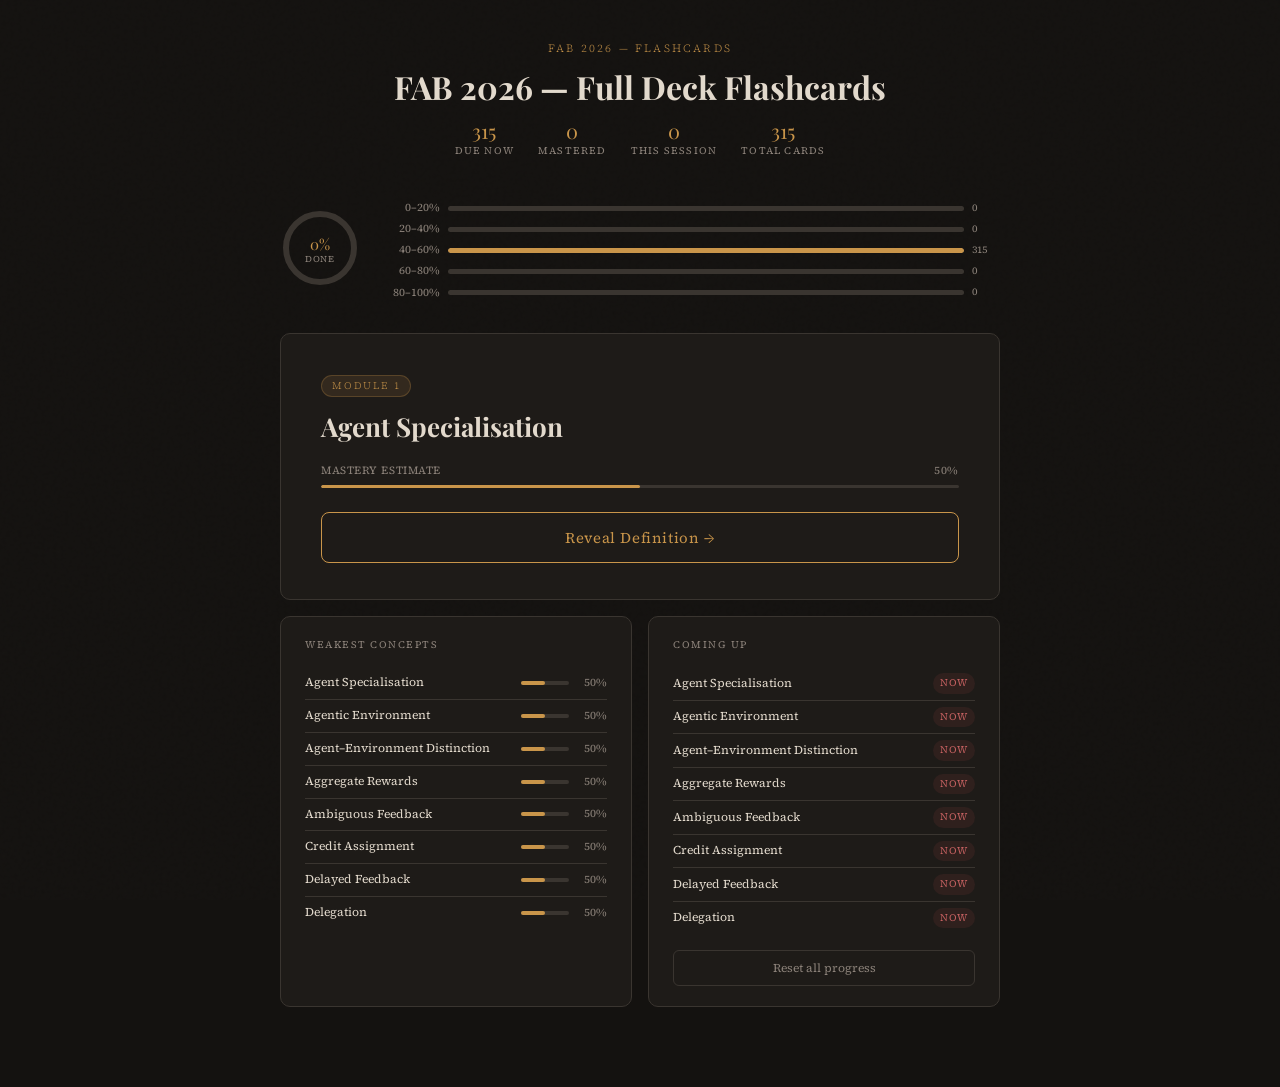
<file: artifacts/flashcards_full.html>
<!DOCTYPE html>
<html lang="en">
<head>
<meta charset="UTF-8">
<meta name="viewport" content="width=device-width, initial-scale=1.0">
<title>FAB 2026 — Full Deck Flashcards</title>
<link rel="preconnect" href="https://fonts.googleapis.com">
<link href="https://fonts.googleapis.com/css2?family=Playfair+Display:wght@400;600;700&family=Source+Serif+4:ital,opsz,wght@0,8..60,300;0,8..60,400;1,8..60,300&display=swap" rel="stylesheet">
<style>
  :root {
    --bg:         #141210;
    --surface:    #1e1b18;
    --surface2:   #262320;
    --border:     #3a3530;
    --text:       #e2d9cc;
    --text-muted: #8a8078;
    --accent:     #c9954a;
    --accent-dim: rgba(201,149,74,0.12);
    --correct:    #4a7c59;
    --correct-bg: rgba(74,124,89,0.15);
    --wrong:      #8b4040;
    --wrong-bg:   rgba(139,64,64,0.15);
    --warn:       #7c6b3a;
    --warn-bg:    rgba(124,107,58,0.15);
    --radius:     10px;
  }

  * { box-sizing: border-box; margin: 0; padding: 0; }

  body {
    background: var(--bg);
    color: var(--text);
    font-family: 'Source Serif 4', Georgia, serif;
    font-size: 16px;
    line-height: 1.65;
    min-height: 100vh;
    display: flex;
    flex-direction: column;
    align-items: center;
    padding: 40px 20px 80px;
  }

  body::before {
    content: '';
    position: fixed; inset: 0;
    background-image: url("data:image/svg+xml,%3Csvg viewBox='0 0 256 256' xmlns='http://www.w3.org/2000/svg'%3E%3Cfilter id='noise'%3E%3CfeTurbulence type='fractalNoise' baseFrequency='0.9' numOctaves='4' stitchTiles='stitch'/%3E%3C/filter%3E%3Crect width='100%25' height='100%25' filter='url(%23noise)' opacity='0.04'/%3E%3C/svg%3E");
    pointer-events: none; opacity: 0.4; z-index: 0;
  }

  .container { position: relative; z-index: 1; width: 100%; max-width: 720px; }

  /* ---- Header ---- */
  header { text-align: center; margin-bottom: 40px; }
  .eyebrow {
    font-size: 11px; font-weight: 300; letter-spacing: 0.2em;
    text-transform: uppercase; color: var(--accent); margin-bottom: 10px;
  }
  h1 {
    font-family: 'Playfair Display', serif;
    font-size: clamp(22px, 4vw, 32px);
    font-weight: 700; line-height: 1.2; margin-bottom: 14px;
  }
  .session-stats {
    display: flex; justify-content: center; gap: 24px;
    font-size: 13px; color: var(--text-muted);
  }
  .stat { display: flex; flex-direction: column; align-items: center; gap: 2px; }
  .stat-num {
    font-family: 'Playfair Display', serif;
    font-size: 20px; color: var(--accent); line-height: 1;
  }
  .stat-label { font-size: 10px; letter-spacing: 0.12em; text-transform: uppercase; }

  /* ---- Mastery overview bar ---- */
  .mastery-overview {
    margin-bottom: 28px;
    display: flex; align-items: center; gap: 16px;
  }
  .mastery-ring-wrap { position: relative; flex-shrink: 0; }
  .mastery-ring-wrap svg { transform: rotate(-90deg); }
  .mastery-ring-wrap circle { fill: none; stroke-width: 6; stroke-linecap: round; }
  .ring-track { stroke: var(--border); }
  .ring-fill { stroke: var(--accent); transition: stroke-dashoffset 0.8s cubic-bezier(0.4,0,0.2,1); }
  .ring-center {
    position: absolute; inset: 0;
    display: flex; flex-direction: column;
    align-items: center; justify-content: center;
  }
  .ring-pct { font-family: 'Playfair Display', serif; font-size: 15px; color: var(--accent); line-height: 1; }
  .ring-sub { font-size: 9px; letter-spacing: 0.1em; text-transform: uppercase; color: var(--text-muted); }

  .mastery-bars { flex: 1; }
  .mastery-bar-row {
    display: flex; align-items: center; gap: 8px;
    margin-bottom: 3px; font-size: 11px; color: var(--text-muted);
  }
  .mastery-bar-label { width: 64px; text-align: right; flex-shrink: 0; }
  .mastery-bar-track { flex: 1; height: 5px; background: var(--border); border-radius: 3px; overflow: hidden; }
  .mastery-bar-fill { height: 100%; border-radius: 3px; transition: width 0.5s ease; }
  .mastery-bar-count { width: 28px; font-size: 10px; }

  /* ---- Card ---- */
  .card {
    background: var(--surface);
    border: 1px solid var(--border);
    border-radius: var(--radius);
    padding: 36px 40px;
    margin-bottom: 16px;
    animation: fadeUp 0.3s ease both;
  }
  @keyframes fadeUp {
    from { opacity: 0; transform: translateY(10px); }
    to   { opacity: 1; transform: translateY(0); }
  }

  .module-badge {
    display: inline-block;
    font-size: 10px; font-weight: 300; letter-spacing: 0.18em;
    text-transform: uppercase; color: var(--accent);
    background: var(--accent-dim);
    border: 1px solid rgba(201,149,74,0.25);
    border-radius: 20px; padding: 2px 10px;
    margin-bottom: 14px;
  }

  .card-label {
    font-family: 'Playfair Display', serif;
    font-size: clamp(18px, 3vw, 26px);
    font-weight: 700; line-height: 1.25;
    color: var(--text); margin-bottom: 18px;
  }

  /* Mastery micro-bar */
  .micro-mastery { margin-bottom: 24px; }
  .micro-mastery-head {
    display: flex; justify-content: space-between;
    font-size: 11px; color: var(--text-muted);
    letter-spacing: 0.05em; text-transform: uppercase; margin-bottom: 5px;
  }
  .micro-track { height: 3px; background: var(--border); border-radius: 2px; overflow: hidden; }
  .micro-fill { height: 100%; border-radius: 2px; transition: width 0.4s ease; background: var(--accent); }

  .btn-reveal {
    width: 100%; padding: 14px;
    background: transparent;
    border: 1px solid var(--accent);
    border-radius: 8px;
    color: var(--accent);
    font-family: 'Source Serif 4', serif; font-size: 15px;
    letter-spacing: 0.04em; cursor: pointer;
    transition: background 0.18s, color 0.18s;
  }
  .btn-reveal:hover { background: var(--accent); color: var(--bg); }

  /* Back of card */
  .definition {
    font-size: 15px; line-height: 1.75;
    color: var(--text); margin-bottom: 28px;
    border-top: 1px solid var(--border); padding-top: 20px;
  }

  .rating-prompt {
    font-size: 11px; letter-spacing: 0.12em; text-transform: uppercase;
    color: var(--text-muted); margin-bottom: 12px; text-align: center;
  }
  .rating-btns { display: grid; grid-template-columns: repeat(4, 1fr); gap: 10px; }

  .btn-rate {
    padding: 12px 6px;
    border: 1px solid var(--border);
    border-radius: 8px;
    background: var(--surface2);
    color: var(--text);
    font-family: 'Source Serif 4', serif; font-size: 13px;
    cursor: pointer; transition: border-color 0.15s, background 0.15s, transform 0.1s;
    text-align: center; line-height: 1.3;
  }
  .btn-rate:hover { transform: translateY(-2px); }
  .btn-rate.fail:hover  { border-color: var(--wrong);   background: var(--wrong-bg); }
  .btn-rate.hard:hover  { border-color: var(--warn);    background: var(--warn-bg); }
  .btn-rate.good:hover  { border-color: var(--accent);  background: var(--accent-dim); }
  .btn-rate.easy:hover  { border-color: var(--correct); background: var(--correct-bg); }

  .btn-rate .rate-label { font-size: 11px; color: var(--text-muted); display: block; margin-top: 3px; }

  /* Next interval hint */
  .interval-hints {
    display: grid; grid-template-columns: repeat(4, 1fr); gap: 10px;
    margin-top: 6px;
  }
  .interval-hint {
    text-align: center; font-size: 10px;
    color: var(--text-muted); letter-spacing: 0.06em;
  }

  /* ---- Credit propagation panel ---- */
  .credit-panel {
    background: var(--surface);
    border: 1px solid var(--border);
    border-radius: var(--radius);
    padding: 24px 32px;
    margin-bottom: 16px;
    animation: fadeUp 0.3s ease both;
  }
  .credit-title {
    font-family: 'Playfair Display', serif;
    font-size: 14px; font-weight: 600;
    margin-bottom: 14px;
    display: flex; align-items: center; gap: 10px;
  }
  .credit-title .delta-badge {
    font-family: 'Source Serif 4', serif;
    font-size: 11px; padding: 2px 8px;
    border-radius: 20px;
  }
  .credit-title.negative .delta-badge { background: var(--wrong-bg); color: #c46060; border: 1px solid rgba(139,64,64,0.3); }
  .credit-title.positive .delta-badge { background: var(--correct-bg); color: #6aaa7e; border: 1px solid rgba(74,124,89,0.3); }
  .credit-title.neutral  .delta-badge { background: var(--accent-dim); color: var(--accent); border: 1px solid rgba(201,149,74,0.2); }

  .credit-entries { display: flex; flex-direction: column; gap: 6px; }
  .credit-entry {
    display: flex; align-items: center; gap: 12px;
    padding: 8px 12px; border-radius: 6px;
    font-size: 13px; animation: fadeUp 0.2s ease both;
  }
  .credit-entry.backward { background: var(--wrong-bg); }
  .credit-entry.forward  { background: var(--correct-bg); }
  .credit-arrow { font-size: 14px; flex-shrink: 0; }
  .credit-concept { flex: 1; color: var(--text); }
  .credit-delta {
    font-family: 'Playfair Display', serif;
    font-size: 12px; font-weight: 600; flex-shrink: 0;
  }
  .credit-delta.neg { color: #c46060; }
  .credit-delta.pos { color: #6aaa7e; }
  .credit-hop { font-size: 10px; color: var(--text-muted); flex-shrink: 0; }
  .credit-none { font-size: 13px; color: var(--text-muted); font-style: italic; }

  .btn-next {
    width: 100%; padding: 13px;
    background: transparent;
    border: 1px solid var(--accent);
    border-radius: 8px; color: var(--accent);
    font-family: 'Source Serif 4', serif; font-size: 15px;
    letter-spacing: 0.04em; cursor: pointer; margin-top: 12px;
    transition: background 0.18s, color 0.18s;
  }
  .btn-next:hover { background: var(--accent); color: var(--bg); }

  /* ---- Bottom dashboard ---- */
  .dashboard {
    display: grid;
    grid-template-columns: 1fr 1fr;
    gap: 16px;
    margin-top: 4px;
  }
  .dash-panel {
    background: var(--surface);
    border: 1px solid var(--border);
    border-radius: var(--radius);
    padding: 20px 24px;
  }
  .dash-title {
    font-size: 10px; letter-spacing: 0.15em; text-transform: uppercase;
    color: var(--text-muted); margin-bottom: 14px;
  }

  .weakest-entry {
    display: flex; align-items: center; gap: 10px;
    padding: 6px 0; border-bottom: 1px solid var(--border); font-size: 12px;
  }
  .weakest-entry:last-child { border-bottom: none; }
  .weakest-label { flex: 1; color: var(--text); white-space: nowrap; overflow: hidden; text-overflow: ellipsis; }
  .weakest-bar-wrap { width: 48px; height: 4px; background: var(--border); border-radius: 2px; flex-shrink: 0; }
  .weakest-bar-fill { height: 100%; border-radius: 2px; background: var(--accent); }
  .weakest-pct { width: 28px; text-align: right; color: var(--text-muted); font-size: 11px; flex-shrink: 0; }

  .due-entry {
    display: flex; justify-content: space-between; align-items: center;
    padding: 6px 0; border-bottom: 1px solid var(--border); font-size: 12px;
  }
  .due-entry:last-child { border-bottom: none; }
  .due-label { color: var(--text); flex: 1; white-space: nowrap; overflow: hidden; text-overflow: ellipsis; }
  .due-tag {
    font-size: 10px; padding: 2px 7px; border-radius: 12px; flex-shrink: 0; margin-left: 8px;
    letter-spacing: 0.06em; text-transform: uppercase;
  }
  .due-tag.overdue  { background: var(--wrong-bg);   color: #c46060; }
  .due-tag.today    { background: var(--accent-dim);  color: var(--accent); }
  .due-tag.tomorrow { background: var(--surface2);    color: var(--text-muted); }

  .reset-btn {
    margin-top: 16px; width: 100%; padding: 9px;
    background: transparent; border: 1px solid var(--border);
    border-radius: 6px; color: var(--text-muted);
    font-family: 'Source Serif 4', serif; font-size: 12px;
    cursor: pointer; transition: border-color 0.15s, color 0.15s;
  }
  .reset-btn:hover { border-color: var(--wrong); color: #c46060; }

  .hidden { display: none !important; }

  @media (max-width: 520px) {
    .card { padding: 24px 20px; }
    .rating-btns { grid-template-columns: repeat(2, 1fr); }
    .dashboard { grid-template-columns: 1fr; }
    .mastery-overview { flex-direction: column; align-items: flex-start; }
  }
</style>
</head>
<body>
<div class="container">

  <header>
    <div class="eyebrow">FAB 2026 — Flashcards</div>
    <h1 id="deck-title">FAB 2026 — Full Deck Flashcards</h1>
    <div class="session-stats">
      <div class="stat">
        <span class="stat-num" id="stat-due">0</span>
        <span class="stat-label">due now</span>
      </div>
      <div class="stat">
        <span class="stat-num" id="stat-mastered">0</span>
        <span class="stat-label">mastered</span>
      </div>
      <div class="stat">
        <span class="stat-num" id="stat-session">0</span>
        <span class="stat-label">this session</span>
      </div>
      <div class="stat">
        <span class="stat-num" id="stat-total">315</span>
        <span class="stat-label">total cards</span>
      </div>
    </div>
  </header>

  <!-- Mastery overview -->
  <div class="mastery-overview">
    <div class="mastery-ring-wrap">
      <svg viewBox="0 0 80 80" width="80" height="80">
        <circle class="ring-track" cx="40" cy="40" r="34"/>
        <circle class="ring-fill" id="ring-fill" cx="40" cy="40" r="34"/>
      </svg>
      <div class="ring-center">
        <span class="ring-pct" id="ring-pct">0%</span>
        <span class="ring-sub">done</span>
      </div>
    </div>
    <div class="mastery-bars" id="mastery-bars"></div>
  </div>

  <!-- Flashcard (front) -->
  <div class="card" id="card-front">
    <div class="module-badge" id="card-module">Module —</div>
    <div class="card-label" id="card-label">Loading…</div>
    <div class="micro-mastery">
      <div class="micro-mastery-head">
        <span>Mastery estimate</span>
        <span id="card-mastery-pct">—</span>
      </div>
      <div class="micro-track"><div class="micro-fill" id="card-mastery-fill" style="width:0%"></div></div>
    </div>
    <button class="btn-reveal" onclick="flipCard()">Reveal Definition →</button>
  </div>

  <!-- Flashcard (back) -->
  <div class="card hidden" id="card-back">
    <div class="module-badge" id="card-module-back">Module —</div>
    <div class="card-label" id="card-label-back"></div>
    <p class="definition" id="card-definition"></p>
    <div class="rating-prompt">How well did you recall this?</div>
    <div class="rating-btns">
      <button class="btn-rate fail" onclick="rate(0)">✗<span class="rate-label">Forgot</span></button>
      <button class="btn-rate hard" onclick="rate(1)">≈<span class="rate-label">Hard</span></button>
      <button class="btn-rate good" onclick="rate(2)">✓<span class="rate-label">Good</span></button>
      <button class="btn-rate easy" onclick="rate(3)">★<span class="rate-label">Easy</span></button>
    </div>
    <div class="interval-hints" id="interval-hints"></div>
  </div>

  <!-- Credit propagation panel -->
  <div class="card credit-panel hidden" id="credit-panel">
    <div class="credit-title" id="credit-title"></div>
    <div class="credit-entries" id="credit-entries"></div>
    <button class="btn-next" onclick="nextCard()">Next Card →</button>
  </div>

  <!-- Dashboard -->
  <div class="dashboard">
    <div class="dash-panel">
      <div class="dash-title">Weakest Concepts</div>
      <div id="weakest-list"></div>
    </div>
    <div class="dash-panel">
      <div class="dash-title">Coming Up</div>
      <div id="due-list"></div>
      <button class="reset-btn" onclick="confirmReset()">Reset all progress</button>
    </div>
  </div>

</div>

<script>
// ============================================================
// DATA (embedded by flashcard_generator.py)
// ============================================================
const CARDS = [{"id": "agent_specialization", "label": "Agent Specialisation", "description": "The differentiation of agents into distinct roles with narrow, focused capabilities that together cover a broader task.", "module": 1}, {"id": "agentic_environment", "label": "Agentic Environment", "description": "The environment as modelled and acted upon by an intelligent agent, including the effects of the agent's own actions.", "module": 1}, {"id": "agent_environment_distinction", "label": "Agent–Environment Distinction", "description": "The conceptual boundary separating the learning agent from the world it perceives and acts upon.", "module": 1}, {"id": "aggregate_rewards", "label": "Aggregate Rewards", "description": "The total sum of rewards accumulated by an agent across a sequence of actions and time steps.", "module": 1}, {"id": "ambiguous_feedback", "label": "Ambiguous Feedback", "description": "Feedback whose causal link to specific actions is unclear, complicating the identification of what behaviour produced a given outcome.", "module": 1}, {"id": "credit_assignment", "label": "Credit Assignment", "description": "The problem of determining which specific actions in a sequence deserve credit (or blame) for a final outcome.", "module": 1}, {"id": "delayed_feedback", "label": "Delayed Feedback", "description": "Feedback that arrives well after the actions that caused it, making it harder to assign credit to the right decisions.", "module": 1}, {"id": "delegation", "label": "Delegation", "description": "The assignment of authority and responsibility for a task from a higher-level agent to a subordinate sub-agent.", "module": 1}, {"id": "deliberate_practice", "label": "Deliberate Practice", "description": "Effortful, focused practice designed to improve specific skills through rapid feedback and targeted repetition.", "module": 1}, {"id": "division_of_labor", "label": "Division of Labour", "description": "The allocation of distinct tasks to specialised agents or workers to increase collective efficiency and throughput.", "module": 1}, {"id": "exploitation", "label": "Exploitation", "description": "Applying existing knowledge to refine and improve known good solutions rather than searching new territory.", "module": 1}, {"id": "exploration", "label": "Exploration", "description": "Searching new, unknown regions of the solution space to discover potentially better solutions.", "module": 1}, {"id": "exploration_exploitation_tradeoff", "label": "Exploration–Exploitation Trade-off", "description": "The fundamental tension between exploring new, unknown regions of the solution space and exploiting known good solutions.", "module": 1}, {"id": "feedback", "label": "Feedback", "description": "Information an agent receives about the consequences of its actions, used to update its behaviour.", "module": 1}, {"id": "gains_to_specialization", "label": "Gains to Specialisation", "description": "The increased efficiency and output achieved when agents focus on narrow, well-practised tasks rather than general ones.", "module": 1}, {"id": "general_problem_of_intelligence", "label": "General Problem of Intelligence", "description": "The overarching challenge of creating agents that can learn which actions to take in order to achieve goals, despite sparse and delayed feedback.", "module": 1}, {"id": "goal_directed_agents", "label": "Goal-Directed Agents", "description": "Agents that select actions based on an internal representation of a desired end state rather than fixed reflexes.", "module": 1}, {"id": "hierarchical_management", "label": "Hierarchical Management", "description": "An organisational structure where agents are arranged in levels, with each level supervising and coordinating the level below it.", "module": 1}, {"id": "infinite_regress", "label": "Infinite Regress", "description": "A logical problem where justifying or explaining something requires invoking the same type of explanation indefinitely.", "module": 1}, {"id": "intelligence", "label": "Intelligence", "description": "The general capacity of an agent to adapt behaviour and solve problems across varied environments, typically by learning from experience.", "module": 1}, {"id": "interdependence_of_actions", "label": "Interdependence of Actions", "description": "The property that the value or appropriateness of one action depends on other actions taken concurrently or previously.", "module": 1}, {"id": "intermediate_feedback", "label": "Intermediate Feedback", "description": "Proxy signals that indicate progress toward a goal before a final outcome is known, used to assign credit earlier.", "module": 1}, {"id": "learning", "label": "Learning", "description": "The general process by which an agent modifies its representations or behaviour based on experience with its environment.", "module": 1}, {"id": "management_hypothesis", "label": "Management Hypothesis", "description": "The hypothesis that intelligence at scale requires coordination, delegation, and management of specialised sub-agents.", "module": 1}, {"id": "maximize_rewards", "label": "Maximise Rewards", "description": "The objective of selecting actions so as to obtain the highest possible cumulative reward over time.", "module": 1}, {"id": "organizational_learning", "label": "Organisational Learning", "description": "The process by which collectives of agents update their shared knowledge, routines, and behaviour based on experience.", "module": 1}, {"id": "organizational_memory", "label": "Organisational Memory", "description": "Stored knowledge, routines, and programs that persist in an organisation beyond any individual member.", "module": 1}, {"id": "organizational_programs", "label": "Organisational Programs", "description": "Encoded routines and standard operating procedures that guide an organisation's responses to recurring situations.", "module": 1}, {"id": "path_dependence", "label": "Path Dependence", "description": "The phenomenon where the sequence of past decisions constrains which options remain available in the future.", "module": 1}, {"id": "policy", "label": "Policy", "description": "A mapping from states to actions that specifies what an agent does in each situation it encounters.", "module": 1}, {"id": "reinforcement_learning", "label": "Reinforcement Learning", "description": "A learning paradigm where an agent improves its policy by receiving rewards or penalties for actions taken in an environment.", "module": 1}, {"id": "reward_hypothesis", "label": "Reward Hypothesis", "description": "The proposition that all goals and purposes can be expressed as the maximisation of cumulative scalar reward (Sutton & Barto).", "module": 1}, {"id": "society_of_mind_hypothesis", "label": "Society of Mind Hypothesis", "description": "Minsky's proposal that high-level intelligence emerges from the interaction of many simple, specialised sub-agents.", "module": 1}, {"id": "sparse_feedback", "label": "Sparse Feedback", "description": "A feedback regime in which only a small fraction of actions generate informative signals, as identified by Minsky.", "module": 1}, {"id": "superstitious_learning", "label": "Superstitious Learning", "description": "The acquisition of a false causal model due to coincidental correlation between actions and outcomes under sparse feedback.", "module": 1}, {"id": "task_environment", "label": "Task Environment", "description": "The full specification of a problem faced by an agent, including its goals, percepts, actions, and performance measure.", "module": 1}, {"id": "temporal_differencing", "label": "Temporal Differencing", "description": "A reinforcement learning method that updates value estimates by bootstrapping from differences between successive time-step predictions.", "module": 1}, {"id": "trial_and_error", "label": "Trial and Error", "description": "A basic learning strategy that explores actions and reinforces those that produce positive outcomes while abandoning unsuccessful ones.", "module": 1}, {"id": "unitary_actor_assumption", "label": "Unitary Actor Assumption", "description": "The simplifying assumption that an agent acts as a single coherent decision-maker rather than an organisation of sub-agents.", "module": 1}, {"id": "utility_function", "label": "Utility Function", "description": "A function mapping states or outcomes to scalar values representing their desirability to an agent.", "module": 1}, {"id": "value_function", "label": "Value Function", "description": "A function estimating the expected cumulative reward an agent will receive from a given state onward under a given policy.", "module": 1}, {"id": "abstract_patterns", "label": "Abstract Patterns", "description": "High-level regularities that generalise across specific instances, forming the basis of schematic and structural knowledge.", "module": 2}, {"id": "abstraction", "label": "Abstraction", "description": "The process of removing irrelevant detail to focus on essential structure, patterns, or relationships.", "module": 2}, {"id": "algorithm", "label": "Algorithm", "description": "A finite, deterministic procedure for solving a class of problems, guaranteed to terminate with a correct answer.", "module": 2}, {"id": "bandwidth", "label": "Bandwidth", "description": "The range of frequencies or throughput available for transmitting information across a communication channel.", "module": 2}, {"id": "bit", "label": "Bit", "description": "The fundamental unit of information, representing a binary choice between two equally likely outcomes.", "module": 2}, {"id": "bit_strings", "label": "Bit Strings", "description": "Sequences of bits used to encode arbitrary information in digital computational systems.", "module": 2}, {"id": "brute_force", "label": "Brute Force", "description": "Search that exhaustively enumerates all possibilities without heuristic guidance; complete but computationally expensive.", "module": 2}, {"id": "channel_capacity", "label": "Channel Capacity", "description": "The maximum rate at which information can be reliably transmitted through a noisy channel (Shannon's capacity theorem).", "module": 2}, {"id": "cognitive_representations", "label": "Cognitive Representations", "description": "Internal symbolic or distributed structures encoding knowledge and beliefs used in reasoning and decision-making.", "module": 2}, {"id": "combinatorial_complexity", "label": "Combinatorial Complexity", "description": "The class of problems whose solution space grows combinatorially (exponentially or factorially) with input size.", "module": 2}, {"id": "combinatorial_explosion", "label": "Combinatorial Explosion", "description": "The exponential growth of the number of possible configurations as the number of components or variables increases.", "module": 2}, {"id": "commonsense_knowledge", "label": "Commonsense Knowledge", "description": "Implicit background knowledge about everyday situations that humans apply effortlessly but is hard to formalise for AI systems.", "module": 2}, {"id": "compression", "label": "Compression", "description": "Reducing the size of a data representation while preserving its essential information content.", "module": 2}, {"id": "convenient_fictions", "label": "Convenient Fictions", "description": "Simplifying assumptions known to be imperfect but useful for modelling complex systems tractably.", "module": 2}, {"id": "curse_of_dimensionality", "label": "Curse of Dimensionality", "description": "The exponential growth in data requirements and computation as the number of input dimensions increases.", "module": 2}, {"id": "decoding", "label": "Decoding", "description": "The process of recovering original information from an encoded representation.", "module": 2}, {"id": "decomposition", "label": "Decomposition", "description": "Breaking a complex problem or system into smaller, more tractable sub-problems or sub-components.", "module": 2}, {"id": "digital_abstraction", "label": "Digital Abstraction", "description": "The representation of information as discrete symbolic states rather than continuous analogue values.", "module": 2}, {"id": "effective_procedure", "label": "Effective Procedure", "description": "A deterministic, finite sequence of unambiguous steps that correctly solves every instance of a class of problems.", "module": 2}, {"id": "encoding", "label": "Encoding", "description": "The process of converting information into a formal representation suitable for transmission or storage.", "module": 2}, {"id": "entropy", "label": "Entropy", "description": "A measure of disorder, uncertainty, or unpredictability in a system; used in both thermodynamics and information theory.", "module": 2}, {"id": "explicit_knowledge", "label": "Explicit Knowledge", "description": "Knowledge that can be stated, recorded, and transferred in formal representations such as text or rules.", "module": 2}, {"id": "external_representations", "label": "External Representations", "description": "Physical artifacts such as diagrams, notation, and tools that offload cognitive work into the environment.", "module": 2}, {"id": "hierarchy", "label": "Hierarchy", "description": "An organisational structure of levels where higher levels subsume, control, or abstract over lower ones.", "module": 2}, {"id": "iid_problems", "label": "IID Problems", "description": "Problems where data samples are independently and identically distributed, so training and test conditions match.", "module": 2}, {"id": "iid_vs_ood_problems", "label": "IID vs OOD Problems", "description": "The contrast between problems with consistent training and test distributions and those with distribution shift.", "module": 2}, {"id": "information", "label": "Information", "description": "Data that reduces uncertainty about the state of the world; can be characterised either syntactically (Shannon) or semantically (Simon).", "module": 2}, {"id": "information_processing", "label": "Information Processing", "description": "The manipulation, transformation, and transmission of information by a computational or cognitive system.", "module": 2}, {"id": "information_theory", "label": "Information Theory", "description": "Shannon's mathematical framework for quantifying information, channel capacity, compression, and reliable communication.", "module": 2}, {"id": "internal_representations", "label": "Internal Representations", "description": "Mental or computational structures that encode aspects of the world within an agent's memory or model.", "module": 2}, {"id": "lists", "label": "Lists", "description": "Ordered sequences of values used as fundamental data structures in computation and knowledge representation.", "module": 2}, {"id": "meaningful_abstraction", "label": "Meaningful Abstraction", "description": "An abstraction that preserves the semantically relevant features necessary for a given purpose or task.", "module": 2}, {"id": "mechanization_of_thought", "label": "Mechanisation of Thought", "description": "The project of formalising and automating cognitive processes through computation and formal symbol systems.", "module": 2}, {"id": "memory_management", "label": "Memory Management", "description": "The allocation, retrieval, and organisation of information in storage systems, both biological and artificial.", "module": 2}, {"id": "minimal_effective_procedure", "label": "Minimal Effective Procedure", "description": "The simplest effective procedure that achieves a desired result, with no redundant steps or representations.", "module": 2}, {"id": "modularity", "label": "Modularity", "description": "The design principle of decomposing a system into independent, interchangeable components with well-defined interfaces.", "module": 2}, {"id": "modules", "label": "Modules", "description": "Discrete, self-contained components of a system with defined inputs, outputs, and encapsulated internal behaviour.", "module": 2}, {"id": "noise", "label": "Noise", "description": "Unwanted random disturbances in a communication channel that corrupt or obscure the transmitted signal.", "module": 2}, {"id": "ood_problems", "label": "OOD Problems", "description": "Out-of-distribution problems where test conditions differ from the training distribution, challenging generalisation.", "module": 2}, {"id": "physical_symbol_system_hypothesis", "label": "Physical Symbol System Hypothesis", "description": "Newell and Simon's claim that a physical symbol system has the necessary and sufficient means for general intelligent action.", "module": 2}, {"id": "physics_hypothesis", "label": "Physics Hypothesis", "description": "The claim that the laws of physics set the boundary conditions and constraints within which any intelligent system must operate.", "module": 2}, {"id": "probability_distribution", "label": "Probability Distribution", "description": "A function assigning probabilities to all possible values of a random variable, summing to 1.", "module": 2}, {"id": "processing_capacity", "label": "Processing Capacity", "description": "The limit on the volume of information an agent can process within a given time period.", "module": 2}, {"id": "processing_complexity", "label": "Processing Complexity", "description": "The computational resources — time, space, energy — required to process or solve a given class of problems.", "module": 2}, {"id": "processing_power", "label": "Processing Power", "description": "The speed and throughput of a computational system's information- processing operations.", "module": 2}, {"id": "semantic_information", "label": "Semantic Information", "description": "Information characterised by its meaning and relevance to an agent's goals, beyond its statistical structure.", "module": 2}, {"id": "shannon_entropy", "label": "Shannon Entropy", "description": "A measure of the average information content (uncertainty) in a probability distribution, defined as H = −Σ p log₂ p.", "module": 2}, {"id": "shannon_information", "label": "Shannon Information", "description": "Information defined mathematically as the reduction in uncertainty, measured in bits, independent of meaning.", "module": 2}, {"id": "short_term_long_term_memory", "label": "Short-Term vs Long-Term Memory", "description": "The distinction between limited-capacity working memory (seconds) and virtually unlimited long-term storage in cognitive systems.", "module": 2}, {"id": "signal_to_noise_ratio", "label": "Signal-to-Noise Ratio", "description": "The ratio of useful signal power to background noise power, indicating how cleanly information can be extracted from a channel.", "module": 2}, {"id": "simon_information", "label": "Simon Information", "description": "Herbert Simon's view of information as meaning-laden representations that guide purposeful behaviour rather than mere signal statistics.", "module": 2}, {"id": "statistical_distribution", "label": "Statistical Distribution", "description": "A description of the frequency pattern of values in a dataset or random process, e.g., normal, Poisson, or Zipfian.", "module": 2}, {"id": "statistical_redundancy_removal", "label": "Statistical Redundancy Removal", "description": "Compression by eliminating predictable, repeated patterns in data, exploiting statistical regularities.", "module": 2}, {"id": "symbol_manipulation", "label": "Symbol Manipulation", "description": "The process of transforming formal symbol structures according to syntactic rules, without regard to semantic content.", "module": 2}, {"id": "syntactic_information", "label": "Syntactic Information", "description": "Information characterised purely by its formal structure and statistical properties, without regard to its meaning or context.", "module": 2}, {"id": "tacit_knowledge", "label": "Tacit Knowledge", "description": "Knowledge that is difficult or impossible to articulate explicitly, often embodied in skilled performance and intuition.", "module": 2}, {"id": "turing_machine", "label": "Turing Machine", "description": "A theoretical model of computation defining what is algorithmically computable by a deterministic finite-state tape automaton.", "module": 2}, {"id": "actions", "label": "Actions", "description": "The choices available to an agent at each state, which when applied produce state transitions.", "module": 3}, {"id": "adversarial_search", "label": "Adversarial Search", "description": "Search in competitive settings where an opponent actively opposes the agent's goal, requiring minimax or similar strategies.", "module": 3}, {"id": "aspiration_level", "label": "Aspiration Level", "description": "The minimum acceptable performance threshold used by a satisficing agent to decide when a solution is good enough.", "module": 3}, {"id": "backtracking", "label": "Backtracking", "description": "A search technique that undoes recent choices and tries alternatives when a partial solution cannot be extended.", "module": 3}, {"id": "branches", "label": "Branches", "description": "Edges in a search tree representing transitions from a parent state to a successor (child) state.", "module": 3}, {"id": "breadth_first_search", "label": "Breadth-First Search", "description": "An uninformed search strategy that explores all states at depth d before advancing to depth d+1, guaranteeing shortest paths.", "module": 3}, {"id": "brittleness", "label": "Brittleness", "description": "The tendency of a rule-based expert system to fail ungracefully outside its narrow domain of encoded expertise.", "module": 3}, {"id": "depth_first_search", "label": "Depth-First Search", "description": "An uninformed search strategy that fully explores one branch before backtracking, using minimal memory but risking infinite loops.", "module": 3}, {"id": "differences_current_vs_goal", "label": "Difference (Current vs Goal State)", "description": "The measured gap between the current state and the goal state, used in means–ends analysis to select reducing operators.", "module": 3}, {"id": "effectuation", "label": "Effectuation", "description": "A decision-making logic that starts from available means and constructs goals, contrasting with causal goal-first planning.", "module": 3}, {"id": "evaluation_function", "label": "Evaluation Function", "description": "A function that estimates the value or promise of a state in informed search, combining path cost and heuristic estimate.", "module": 3}, {"id": "expert_systems", "label": "Expert Systems", "description": "AI systems that encode domain expertise in a knowledge base of rules, enabling automated reasoning within a narrow domain.", "module": 3}, {"id": "find_all_solutions_goal", "label": "Find-All-Solutions Goal", "description": "A search objective that enumerates every valid solution in the search space before terminating.", "module": 3}, {"id": "find_any_solution_goal", "label": "Find-Any-Solution Goal", "description": "A search objective that terminates as soon as any valid solution is found, regardless of its quality.", "module": 3}, {"id": "find_best_solution_goal", "label": "Find-Best-Solution Goal", "description": "A search objective that seeks the optimal solution among all valid solutions, requiring exhaustive or heuristic optimisation.", "module": 3}, {"id": "forward_checking_search", "label": "Forward Checking Search", "description": "A CSP search procedure that after each variable assignment prunes values in unassigned neighbours' domains that would violate constraints.", "module": 3}, {"id": "game_tree", "label": "Game Tree", "description": "A search tree representing all possible move sequences in a two-player zero-sum game.", "module": 3}, {"id": "general_problem_solver", "label": "General Problem Solver (GPS)", "description": "Newell and Simon's AI system (1957) that modelled intelligent search through means-ends analysis: reducing the difference between current and goal states using pattern-matching and generate-and-test heuristics that could discover new heuristics during search.", "module": 3}, {"id": "generate_and_test", "label": "Generate and Test", "description": "A search strategy that generates candidate solutions and tests each against the goal criteria, discarding failures.", "module": 3}, {"id": "giant_strides", "label": "Giant Strides", "description": "Large jumps through the search space enabled by macro-operators or chunked knowledge, bypassing many intermediate states.", "module": 3}, {"id": "global_optimum", "label": "Global Optimum", "description": "The best solution across the entire search space, as opposed to solutions that are only locally superior.", "module": 3}, {"id": "goal_state", "label": "Goal State", "description": "A configuration that satisfies the problem's objective and constitutes a valid solution.", "module": 3}, {"id": "heuristics", "label": "Heuristics", "description": "Rules of thumb or approximation functions that guide search toward promising regions of the state space.", "module": 3}, {"id": "hill_climbing", "label": "Hill Climbing", "description": "A local search algorithm that greedily moves to the neighbouring state with the best evaluation; can get stuck at local optima.", "module": 3}, {"id": "ill_defined_problems", "label": "Ill-Defined Problems", "description": "Problems where the goal state, initial state, or available operators are not fully specified in advance. Contrasted with well-defined problems; requires constructing the problem representation during search rather than before it.", "module": 3}, {"id": "informed_search", "label": "Informed Search", "description": "Search that uses heuristic estimates of distance to the goal to guide exploration toward more promising states.", "module": 3}, {"id": "initial_state", "label": "Initial State", "description": "The starting configuration from which a search process begins.", "module": 3}, {"id": "intermediate_state", "label": "Intermediate State", "description": "A state encountered during search that is neither the initial state nor a goal state.", "module": 3}, {"id": "knowledge_acquisition_bottleneck", "label": "Knowledge Acquisition Bottleneck", "description": "The practical difficulty of extracting, formalising, and encoding expert knowledge into a rule-based system at scale.", "module": 3}, {"id": "local_peaks", "label": "Local Peaks", "description": "Solutions that are better than all immediate neighbours but not globally optimal; traps for greedy local search.", "module": 3}, {"id": "local_vs_global_optima", "label": "Local vs Global Optima", "description": "The tension between finding solutions that are locally superior and finding the globally best solution in the entire space.", "module": 3}, {"id": "means_ends_analysis", "label": "Means–Ends Analysis", "description": "A problem-solving strategy that identifies the difference between the current state and the goal and selects operators to reduce it.", "module": 3}, {"id": "memory_of_action_sequences", "label": "Memory of Action Sequences", "description": "Stored plans or scripts that can be retrieved and replayed when a familiar situation is encountered.", "module": 3}, {"id": "myopia", "label": "Myopia", "description": "A tendency to optimise for immediate gains at the expense of longer-term outcomes; short-sightedness in search or learning.", "module": 3}, {"id": "node", "label": "Node", "description": "A single state in a search tree, including its path history and accumulated cost from the root.", "module": 3}, {"id": "operators", "label": "Operators", "description": "Functions that apply transitions to states, producing successor states and defining the structure of the search space.", "module": 3}, {"id": "optimization_goal", "label": "Optimisation Goal", "description": "The objective of finding a solution that maximises or minimises a specified criterion over the solution space.", "module": 3}, {"id": "paths", "label": "Paths", "description": "Sequences of states and transitions that connect an initial state to a goal state through the search space.", "module": 3}, {"id": "planning", "label": "Planning", "description": "The process of constructing a sequence of actions in advance that will achieve a goal from an initial state.", "module": 3}, {"id": "procedural_complexity", "label": "Procedural Complexity", "description": "The complexity of a problem measured as the minimum number of actions (states) a program must transition through to solve it — Babbage and Turing's complement to information-theoretic measures of complexity.", "module": 3}, {"id": "pruning", "label": "Pruning", "description": "Eliminating branches of the search tree known to be suboptimal or infeasible, reducing computational cost.", "module": 3}, {"id": "satisficing", "label": "Satisficing", "description": "Accepting the first solution that meets a minimum performance threshold rather than searching for the optimal solution.", "module": 3}, {"id": "search", "label": "Search", "description": "The process of exploring a space of states or candidate solutions to find one that satisfies a given goal or criterion.", "module": 3}, {"id": "search_space", "label": "Search Space", "description": "The portion of the state space actively considered or reachable by a given search algorithm from the initial state.", "module": 3}, {"id": "search_tree", "label": "Search Tree", "description": "A tree structure representing the states and transitions explored during a search, rooted at the initial state.", "module": 3}, {"id": "simon_search", "label": "Simon Search", "description": "Simon's satisficing approach to search, stopping as soon as a solution meeting an aspiration threshold is found.", "module": 3}, {"id": "state", "label": "State", "description": "A complete description of the configuration of a system at a given point in time.", "module": 3}, {"id": "state_space", "label": "State Space", "description": "The set of all possible configurations a system or problem can be in, forming the domain over which search operates.", "module": 3}, {"id": "state_transitions", "label": "State Transitions", "description": "The operations that move a system from one state to another, defining the edges in the state space graph.", "module": 3}, {"id": "subgoals", "label": "Subgoals", "description": "Intermediate goals that decompose a complex objective into simpler, independently achievable steps.", "module": 3}, {"id": "uninformed_search", "label": "Uninformed Search", "description": "Search that uses no domain-specific knowledge about proximity to the goal; explores blindly based on structure alone.", "module": 3}, {"id": "von_neumann_search", "label": "Von Neumann Search", "description": "Von Neumann's approach to game trees emphasising exhaustive minimax evaluation of all possible futures.", "module": 3}, {"id": "watchmaker_parable", "label": "Watchmaker Parable", "description": "Dawkins' analogy showing how cumulative selection can produce complex structures that are impossible to assemble by chance alone.", "module": 3}, {"id": "abstraction_level", "label": "Abstraction Level", "description": "The degree of generality at which a concept or representation is defined, ranging from concrete instances to high-level abstractions.", "module": 4}, {"id": "autoencoders", "label": "Autoencoders", "description": "Neural networks trained to compress input into a compact latent representation and then reconstruct the original input.", "module": 4}, {"id": "backward_propagation", "label": "Backpropagation", "description": "The algorithm for computing gradients in neural networks by applying the chain rule backward through the computation graph.", "module": 4}, {"id": "bayesian_inference", "label": "Bayesian Inference", "description": "The process of updating probability estimates over hypotheses using Bayes' theorem as new evidence arrives.", "module": 4}, {"id": "bayesian_networks", "label": "Bayesian Networks", "description": "Probabilistic graphical models that encode conditional independence relationships among random variables as a DAG.", "module": 4}, {"id": "binary_variables_boltzmann", "label": "Binary Variables (Boltzmann)", "description": "The binary-valued units (0 or 1) that form the visible and hidden layers of a Boltzmann machine.", "module": 4}, {"id": "boltzmann_machines", "label": "Boltzmann Machines", "description": "Stochastic neural networks based on energy minimisation that learn probability distributions over binary configurations.", "module": 4}, {"id": "coherence", "label": "Coherence", "description": "The degree to which a representation or belief system is internally consistent, with no contradictory components.", "module": 4}, {"id": "conceptual_units", "label": "Conceptual Units", "description": "The basic building blocks of thought — discrete concepts that can be combined into complex ideas and propositions.", "module": 4}, {"id": "conditional_probabilities", "label": "Conditional Probabilities", "description": "The probability of an event given that another event has occurred, denoted P(A | B).", "module": 4}, {"id": "constraint_propagation", "label": "Constraint Propagation", "description": "Using active constraints to prune variable domains, eliminating values that cannot be part of any valid solution.", "module": 4}, {"id": "entropy_minimization_boltzmann", "label": "Entropy Minimisation (Boltzmann)", "description": "The learning principle in Boltzmann machines that minimises the KL divergence (free energy) between model and data distributions.", "module": 4}, {"id": "gradient_descent", "label": "Gradient Descent", "description": "An optimisation algorithm that iteratively adjusts parameters in the direction of steepest loss reduction.", "module": 4}, {"id": "knowledge_base", "label": "Knowledge Base", "description": "A structured repository of facts, rules, and relations used by a reasoning system to answer queries or make inferences.", "module": 4}, {"id": "learning_rate", "label": "Learning Rate", "description": "A hyperparameter controlling the step size of parameter updates during gradient-based optimisation.", "module": 4}, {"id": "paradigms", "label": "Paradigms", "description": "Dominant frameworks or worldviews that structure inquiry, methodology, and shared assumptions within a field.", "module": 4}, {"id": "pattern_matching", "label": "Pattern Matching", "description": "The process of checking whether a given input matches a stored template or rule condition.", "module": 4}, {"id": "pattern_recognition", "label": "Pattern Recognition", "description": "The identification of regularities, categories, or known templates in sensory or symbolic input.", "module": 4}, {"id": "principle_of_locality", "label": "Principle of Locality", "description": "The observation that, even for highly complex problems, most constraints can usually be reduced to binary constraints (between two variables), allowing agents to process only local interdependencies and avoid combinatorial complexity.", "module": 4}, {"id": "probabilities", "label": "Probabilities", "description": "Numerical measures in [0, 1] of the likelihood of events in a sample space.", "module": 4}, {"id": "productions", "label": "Productions", "description": "IF-THEN rules in a production system that fire when their condition patterns match elements in working memory.", "module": 4}, {"id": "relational_databases", "label": "Relational Databases", "description": "Data storage systems that organise information in structured tables with defined relations, queried via SQL.", "module": 4}, {"id": "representation", "label": "Representation", "description": "The encoding of information about the world in a format that an agent can store, retrieve, reason over, and act upon.", "module": 4}, {"id": "representation_learning", "label": "Representation Learning", "description": "The automatic discovery of useful feature representations from raw data, enabling downstream tasks without manual engineering.", "module": 4}, {"id": "schema", "label": "Schema", "description": "An abstract pattern or template that organises knowledge about a class of situations, enabling rapid recognition and inference.", "module": 4}, {"id": "weights_boltzmann", "label": "Weights (Boltzmann)", "description": "Numerical parameters in a Boltzmann machine encoding the strength of symmetric pairwise interactions between units.", "module": 4}, {"id": "adaptation", "label": "Adaptation", "description": "The process by which a system adjusts its structure or behaviour to improve fit with its environment over time.", "module": 5}, {"id": "alleles", "label": "Alleles", "description": "The possible values a gene can take, analogous to the variants of a gene in biological genetics.", "module": 5}, {"id": "artificial_selection", "label": "Artificial Selection", "description": "Deliberate selection of individuals with desired traits for breeding, analogous to natural selection but human-directed.", "module": 5}, {"id": "building_blocks", "label": "Building Blocks", "description": "Short, high-fitness schemata that the building block hypothesis proposes combine to form increasingly fit solutions.", "module": 5}, {"id": "chromosome", "label": "Chromosome", "description": "A candidate solution encoded as an ordered sequence of genes in a genetic algorithm.", "module": 5}, {"id": "crossover", "label": "Crossover", "description": "A genetic operator that combines segments of two parent chromosomes to produce novel offspring.", "module": 5}, {"id": "cumulative_expected_value", "label": "Cumulative Expected Value", "description": "The total expected payoff accumulated over many trials or time steps, as in multi-armed bandit or investment problems.", "module": 5}, {"id": "evolutionary_operators", "label": "Evolutionary Operators", "description": "The operations applied to populations — selection, crossover, and mutation — that drive evolutionary search.", "module": 5}, {"id": "evolutionary_strategies", "label": "Evolutionary Strategies", "description": "Optimisation algorithms inspired by biological evolution that use population-based search with variation and selection.", "module": 5}, {"id": "fitness", "label": "Fitness", "description": "A scalar measure of how well an individual solution performs on the objective, determining its reproductive success.", "module": 5}, {"id": "fitness_function", "label": "Fitness Function", "description": "The function that evaluates and assigns a fitness score to each individual chromosome in a population.", "module": 5}, {"id": "fitness_measure", "label": "Fitness Measure", "description": "The criterion or metric used to evaluate and rank individuals relative to the optimisation objective.", "module": 5}, {"id": "genes", "label": "Genes", "description": "The individual units of a chromosome, each encoding a specific feature or decision variable of the solution.", "module": 5}, {"id": "genetic_algorithms", "label": "Genetic Algorithms", "description": "Evolutionary algorithms that encode solutions as chromosomes and use selection, crossover, and mutation to search solution spaces.", "module": 5}, {"id": "genetic_sequences", "label": "Genetic Sequences", "description": "Ordered strings of genes forming chromosomes, constituting the solution encoding in a genetic algorithm.", "module": 5}, {"id": "gene_allele", "label": "Gene–Allele Pair", "description": "The pairing of a gene position with its specific allele value in a chromosome.", "module": 5}, {"id": "genotype", "label": "Genotype", "description": "The internal genetic encoding of an individual, as distinct from its expressed behaviour or performance (phenotype).", "module": 5}, {"id": "implicit_parallelism", "label": "Implicit Parallelism", "description": "The property of genetic algorithms that simultaneously evaluates exponentially many schemata across the population.", "module": 5}, {"id": "long_jumping", "label": "Long Jumping", "description": "A mutation-heavy search strategy that makes large random moves across the fitness landscape to escape local optima.", "module": 5}, {"id": "market_mechanism", "label": "Market Mechanism", "description": "The use of price signals and competitive selection to coordinate decentralised decisions without central control.", "module": 5}, {"id": "mendelian_approach", "label": "Mendelian Approach", "description": "Genetics based on discrete heritable units (genes) that segregate independently, following Mendel's laws of inheritance.", "module": 5}, {"id": "mesa_landscape", "label": "Mesa Landscape", "description": "A fitness landscape with a broad flat plateau of similar performance, where many solutions are equally good.", "module": 5}, {"id": "mesa_topology", "label": "Mesa Topology", "description": "The topological structure of a performance landscape characterised by a large flat region (plateau) surrounded by steep edges.", "module": 5}, {"id": "modifications", "label": "Modifications", "description": "Changes to existing solutions produced by evolutionary operators, introducing incremental variation.", "module": 5}, {"id": "mutation", "label": "Mutation", "description": "A genetic operator that randomly alters individual genes in a chromosome to introduce variation and prevent stagnation.", "module": 5}, {"id": "natural_selection", "label": "Natural Selection", "description": "The biological process favouring heritable traits that improve survival and reproduction in a given environment.", "module": 5}, {"id": "novel_configurations", "label": "Novel Configurations", "description": "New combinations of features not present in any parent, produced by crossover and mutation operators.", "module": 5}, {"id": "performance_landscape", "label": "Performance Landscape", "description": "A metaphor mapping solution configurations to performance values, visualised as a terrain with peaks and valleys.", "module": 5}, {"id": "population_of_chromosomes", "label": "Population of Chromosomes", "description": "The set of candidate solutions maintained and collectively evolved by a genetic algorithm across generations.", "module": 5}, {"id": "population_level_learning", "label": "Population-Level Learning", "description": "Learning that occurs through the evolution of a population rather than adaptation within a single individual.", "module": 5}, {"id": "retention", "label": "Retention", "description": "The preservation of high-fitness solutions across generations, ensuring that good discoveries are not lost.", "module": 5}, {"id": "rugged_landscape", "label": "Rugged Landscape", "description": "A fitness landscape with many local optima, making gradient-based or greedy search likely to get trapped.", "module": 5}, {"id": "schema_genetic", "label": "Schema (Genetic)", "description": "A template specifying fixed values at certain gene positions and wildcards at others, representing a subset of the chromosome space.", "module": 5}, {"id": "selection", "label": "Selection", "description": "The evolutionary operator that preferentially chooses fitter individuals to reproduce in the next generation.", "module": 5}, {"id": "single_peaked_landscape", "label": "Single-Peaked Landscape", "description": "A fitness landscape with one global optimum and no local optima, making hill climbing sufficient for optimisation.", "module": 5}, {"id": "smoothing_topology", "label": "Smoothing Topology", "description": "Techniques that transform a rugged fitness landscape into a smoother one to aid optimisation, e.g., by averaging or relaxing constraints.", "module": 5}, {"id": "sparse_learning", "label": "Sparse Learning", "description": "Learning in environments where informative feedback is rare, making credit assignment especially difficult.", "module": 5}, {"id": "spatial_interdependence", "label": "Spatial Interdependence", "description": "The property that the fitness contribution of a gene depends on the values of neighbouring genes, causing epistasis in the landscape.", "module": 5}, {"id": "variation", "label": "Variation", "description": "The generation of diverse candidate solutions through mutation and crossover, supplying the raw material for selection.", "module": 5}, {"id": "vsr", "label": "Variation–Selection–Retention (VSR)", "description": "The three-step evolutionary loop: generate variation, select the fittest, and retain winners for the next generation.", "module": 5}, {"id": "advice_taker", "label": "Advice Taker", "description": "McCarthy's 1959 vision of a hypothetical AI system that learns new knowledge by being told facts in natural language, represents knowledge declaratively across situations, and reasons logically rather than through hard-coded procedures.", "module": 6}, {"id": "arc_consistency", "label": "Arc Consistency", "description": "A preprocessing level ensuring that for every value of one variable there exists a compatible value for every constrained neighbour.", "module": 6}, {"id": "beliefs", "label": "Beliefs", "description": "An agent's probability assignments over possible world states, representing its epistemic state given available evidence.", "module": 6}, {"id": "binary_constraint", "label": "Binary Constraint", "description": "A constraint that restricts the joint values of exactly two variables.", "module": 6}, {"id": "cells_objects", "label": "Cells / Objects", "description": "Basic units in a propagator network or spreadsheet that store values and propagate updates when their content changes.", "module": 6}, {"id": "chain_of_thought", "label": "Chain-of-Thought Reasoning", "description": "A prompting strategy for LLMs that instructs the model to reason step-by-step; described as a heuristic approach to commonsense reasoning under the deep learning KRR paradigm.", "module": 6}, {"id": "child_variable", "label": "Child Variable", "description": "A variable that is conditionally dependent on its parent variables in a DAG.", "module": 6}, {"id": "commonsense_reasoning", "label": "Commonsense Reasoning", "description": "The human-like ability to reason flexibly about real-world situations using commonsense knowledge; McCarthy argued this is the deepest challenge for AI credit assignment.", "module": 6}, {"id": "complete_assignment", "label": "Complete Assignment", "description": "An assignment of values to every variable in a CSP, which may or may not satisfy all constraints.", "module": 6}, {"id": "consistent_assignment", "label": "Consistent Assignment", "description": "An assignment that violates none of the active constraints for the variables assigned so far.", "module": 6}, {"id": "constraint_network", "label": "Constraint Network", "description": "A graph representing a CSP where nodes are variables and edges represent binary constraints between them.", "module": 6}, {"id": "csp", "label": "Constraint Satisfaction Problem (CSP)", "description": "A problem defined by a set of variables, their domains, and constraints that any solution must satisfy.", "module": 6}, {"id": "context_engineering", "label": "Context Engineering", "description": "The practice of selecting and providing relevant information at inference time — via prompts, retrieved documents, or other inputs — to condition an LLM's behaviour on a specific situation; a substitute for explicit context representation in deep learning KRR.", "module": 6}, {"id": "cost_function", "label": "Cost Function", "description": "A function mapping variable assignments to numerical costs, used to guide optimisation toward low-cost solutions.", "module": 6}, {"id": "costs_soft_violation", "label": "Costs of Soft Constraint Violation", "description": "The numerical penalty incurred by violating a soft constraint, used to rank assignments in optimisation problems.", "module": 6}, {"id": "database_integrity", "label": "Database Integrity", "description": "The enforcement of constraints ensuring data in a database remains consistent, valid, and free from corruption.", "module": 6}, {"id": "decision_models", "label": "Decision Models", "description": "Formal representations of options, outcomes, and preferences used to structure and resolve decision problems.", "module": 6}, {"id": "declarative_knowledge", "label": "Declarative Knowledge", "description": "Knowledge represented as stand-alone facts or concepts (as in a database), independent of any procedure — as opposed to procedural knowledge encoded in step-by-step algorithms. McCarthy argued declarative representations are more efficient for commonsense KRR.", "module": 6}, {"id": "deep_learning_krr", "label": "Deep Learning Approach (KRR)", "description": "The currently dominant approach to KRR that represents knowledge as statistical bit-string patterns extracted from large-scale data and stored in vector databases; relies on emergent reasoning (e.g., chain-of-thought) rather than explicit logical procedures.", "module": 6}, {"id": "default_reasoning", "label": "Default Reasoning", "description": "Reasoning that proceeds from default assumptions about the world and revises them only when specific contradicting evidence arrives; required for elaboration tolerance.", "module": 6}, {"id": "dag", "label": "Directed Acyclic Graph (DAG)", "description": "A directed graph with no cycles, used as the structural backbone of Bayesian networks to encode causal or probabilistic dependencies.", "module": 6}, {"id": "domain", "label": "Domain (CSP)", "description": "The set of possible values that a variable is permitted to take in a constraint satisfaction problem.", "module": 6}, {"id": "elaboration", "label": "Elaboration", "description": "The process of adding or removing units of knowledge (facts, concepts, propositions) to an evolving knowledge base or repository as an agent interacts with the world.", "module": 6}, {"id": "elaboration_tolerance", "label": "Elaboration Tolerance", "description": "McCarthy's quality of an intelligent system whereby the effort required to add new knowledge to a repository is proportional to the complexity of that new information; a key criterion for scalable KRR.", "module": 6}, {"id": "epistemological_approach", "label": "Epistemological Approach", "description": "The KRR stance that an intelligent system must first come to know what a problem is before searching for solutions to it — contrasted with heuristic search, which assumes the problem is already given.", "module": 6}, {"id": "expressiveness", "label": "Expressiveness (KRR)", "description": "The adequacy of a representational language for expressing all the operations needed to reason about and modify knowledge as situations change; a requirement for elaboration tolerance in KRR systems.", "module": 6}, {"id": "forward_checking", "label": "Forward Checking", "description": "After each variable assignment, removes from unassigned neighbours' domains any values that would immediately violate a constraint.", "module": 6}, {"id": "frame_problem", "label": "Frame Problem", "description": "McCarthy's 1969 insight that credit assignment in AI requires knowing not only what actions are relevant in a situation, but also the vast set of facts that remain unchanged — tracking \"frame-by-frame\" stability across actions in an unfolding situation.", "module": 6}, {"id": "hard_constraints", "label": "Hard Constraints", "description": "Constraints that must be satisfied for an assignment to be a valid solution; violations are never acceptable.", "module": 6}, {"id": "higher_order_constraint", "label": "Higher-Order Constraint", "description": "A constraint involving three or more variables simultaneously.", "module": 6}, {"id": "implicit_knowledge", "label": "Implicit Knowledge", "description": "Facts that can be derived from a smaller set of explicitly-represented knowledge through logical entailment; McCarthy argued that capturing implicit knowledge efficiently is the core challenge of commonsense KRR.", "module": 6}, {"id": "inference_engine", "label": "Inference Engine", "description": "The reasoning component of a KRR system that draws conclusions from a knowledge base by applying logical or probabilistic procedures; contrasted with the knowledge base itself.", "module": 6}, {"id": "knowledge_about_phenomena", "label": "Knowledge About Phenomena", "description": "McCarthy's term for general, stable facts about the world that an AI system can represent and then use to reason about specific problem-solving situations.", "module": 6}, {"id": "krr", "label": "Knowledge Representation and Reasoning (KRR)", "description": "The subfield of AI studying how to formally encode knowledge and use it to support automated inference and decision-making.", "module": 6}, {"id": "logical_entailment", "label": "Logical Entailment", "description": "The implicit derivation of a fact from other known facts without it ever being explicitly stated; the basis on which declarative commonsense knowledge yields vast implicit knowledge.", "module": 6}, {"id": "mathematical_logic_approach", "label": "Mathematical Logic Approach (KRR)", "description": "McCarthy's approach to KRR that represents knowledge as precise, explicit logical statements (objects, properties, relationships) and draws inferences through formal reasoning procedures rather than statistical prediction.", "module": 6}, {"id": "mental_models", "label": "Mental Models", "description": "Internal cognitive representations of how the world works, used for simulation, prediction, and counterfactual reasoning.", "module": 6}, {"id": "objects_propagator", "label": "Objects (Propagator)", "description": "The autonomous computational entities in a propagator network that hold partial information and communicate updates to neighbours.", "module": 6}, {"id": "ontology", "label": "Ontology (Formal)", "description": "A formal categorisation of phenomena into objects and their relationships, used in the mathematical logic approach to KRR to structure knowledge so that AI systems can reason about complex, evolving real-world situations.", "module": 6}, {"id": "parent_variable", "label": "Parent Variable", "description": "A variable with a directed edge pointing to another (child) variable in a DAG, representing a direct probabilistic dependency.", "module": 6}, {"id": "partial_assignment", "label": "Partial Assignment", "description": "An assignment of values to some but not all variables in a CSP, used during incremental search.", "module": 6}, {"id": "possible_worlds", "label": "Possible Worlds", "description": "All conceivable states of affairs; used in modal logic and probabilistic reasoning to enumerate uncertainty.", "module": 6}, {"id": "procedural_knowledge", "label": "Procedural Knowledge", "description": "Knowledge encoded as step-by-step sequences of actions (algorithms or procedures); contrasted by McCarthy with declarative knowledge, which is more flexible and reusable across situations.", "module": 6}, {"id": "propagation", "label": "Propagation", "description": "The spreading of information or constraint values through a network of connected nodes until a stable state is reached.", "module": 6}, {"id": "propagator_model", "label": "Propagator Model", "description": "A computation model where autonomous objects communicate by propagating constraint values through a shared network.", "module": 6}, {"id": "random_variables", "label": "Random Variables", "description": "Variables whose values are determined by probabilistic outcomes of an experiment or process.", "module": 6}, {"id": "relations_possible_worlds", "label": "Relations Between Possible Worlds", "description": "Accessibility relations specifying which worlds are reachable from others, used in modal logic and probabilistic models.", "module": 6}, {"id": "retrieval_augmented_generation", "label": "Retrieval-Augmented Generation (RAG)", "description": "A technique that enables deep learning KRR systems to incorporate information from external repositories at inference time, extending their effective knowledge base beyond what was encoded during training.", "module": 6}, {"id": "situation", "label": "Situation", "description": "McCarthy's term for a specific real-world context in which an agent acts, to which general knowledge about phenomena is applied for reasoning and credit assignment.", "module": 6}, {"id": "soft_constraints", "label": "Soft Constraints", "description": "Constraints that are preferred but can be violated at a cost, allowing trade-offs in optimisation problems.", "module": 6}, {"id": "solution", "label": "Solution", "description": "A complete, consistent assignment that satisfies all constraints in a CSP.", "module": 6}, {"id": "speech_acts", "label": "Speech Acts", "description": "Goal-oriented utterances or written statements whose meaning depends on the pragmatic context — who is saying them and for what purpose; relevant to KRR because commonsense knowledge alone cannot interpret them without organisational context.", "module": 6}, {"id": "tuples", "label": "Tuples", "description": "Ordered sequences of values forming rows in a relational database table, representing individual records.", "module": 6}, {"id": "unary_constraint", "label": "Unary Constraint", "description": "A constraint that restricts the permissible values of a single variable independently of others.", "module": 6}, {"id": "variables", "label": "Variables (CSP)", "description": "The unknowns in a CSP whose values must be chosen from their respective domains to satisfy all constraints.", "module": 6}, {"id": "vector_databases", "label": "Vector Databases", "description": "Matrix-like data structures used in deep learning KRR systems to store bit-string representations of knowledge; concepts \"emerge\" as statistical patterns among stored vectors.", "module": 6}, {"id": "world_models", "label": "World Models", "description": "Deep learning systems that extend LLMs with external memories (vector databases, knowledge graphs, multimodal data) to construct richer representations of the world for reasoning and prediction.", "module": 6}, {"id": "breakdowns", "label": "Breakdowns", "description": "Moments when an agent's homeostatic comportment fails — when a situation is no longer handled automatically — prompting recourse to explicit symbolic representations as resources for action.", "module": 7}, {"id": "cartesianism", "label": "Cartesianism / Cognitivism", "description": "The view, tracing to Descartes, that intelligence is constituted by internal symbol manipulations divorced from the external world; also called cognitivism. Interactionists critique it for neglecting sensorimotor and cultural dimensions of intelligence.", "module": 7}, {"id": "comportment", "label": "Comportment", "description": "Maintaining an authentic, moment-to-moment alignment between an agent's actions and the unfolding physical world, relying on improvisation and homeostasis rather than pre-planned symbol manipulation.", "module": 7}, {"id": "creature_hypothesis", "label": "Creature Hypothesis", "description": "Rodney Brooks' hypothesis that the sensorimotor foundations of intelligence represent the evolutionarily hard part, requiring millions of years to develop, whereas symbolic language emerged only recently and relatively quickly. Explains Moravec's paradox from an interactionist view.", "module": 7}, {"id": "critical_technical_practice", "label": "Critical Technical Practice", "description": "Phil Agre's method (CTP) for (1) surfacing hidden assumptions in AI language, (2) evaluating them against concrete real-world experience, and (3) using the evaluation to guide alternative AI design. Targets wishful mnemonics embedded in everyday AI terminology.", "module": 7}, {"id": "cybernetics", "label": "Cybernetics", "description": "The science of control and communication in animals and machines, founded by Norbert Wiener in the 1940s. Uses feedback from environmental interaction as the basis of intelligent control, making it a precursor to interactionist AI.", "module": 7}, {"id": "designation", "label": "Designation", "description": "Newell and Simon's notion that intelligence requires symbols which \"designate\" objects in the world by giving them names. Contrasted by interactionists with indexing and registration as insufficient for grounding meaning in experience.", "module": 7}, {"id": "digital_ecosystem", "label": "Digital Ecosystem", "description": "A layered network of interdependent digital agents, services, and goals that has replaced the notion of a discrete industry as the unit of strategic innovation; analogised in the text to a subsumption architecture of lower- and higher-level goals.", "module": 7}, {"id": "direct_manipulation", "label": "Direct Manipulation", "description": "The paradigm of interacting with digital symbolic representations through physical sensorimotor actions on screens and devices, pioneered by Ivan Sutherland's Sketchpad and central to GUI design and modern software interaction.", "module": 7}, {"id": "embeddedness", "label": "Embeddedness", "description": "The property of intelligent action whereby it is shaped by the local cultural norms and context in which it occurs, altering both the goals and constraints of problem-solving.", "module": 7}, {"id": "embodiment", "label": "Embodiment", "description": "The property of intelligent action that grounds it in the physical capabilities and limits of a body, rather than treating it as pure symbol manipulation divorced from physical motion.", "module": 7}, {"id": "extrapolation_fallacy", "label": "Extrapolation Fallacy", "description": "The recurring tendency in AI to believe that impressive gains on one benchmark task (e.g., playing Go) signal imminent artificial general intelligence, diverting resources from the harder sensorimotor challenges identified by the creature hypothesis.", "module": 7}, {"id": "finite_state_machines", "label": "Finite State Machines", "description": "Simple computational circuits with no communication channels used to implement individual goal layers in Brooks' subsumption architecture; chosen for their low cost and robustness over complex representations.", "module": 7}, {"id": "homeostasis", "label": "Homeostasis", "description": "The goal of maintaining a system state within an acceptable range rather than optimising toward a fixed target. Coined by W. Ross Ashby in cybernetics and central to interactionist AI; contrasts with Cartesian satisficing and optimisation.", "module": 7}, {"id": "indexing", "label": "Indexing", "description": "Phil Agre's theory that objects are stored in an agent's memory relative to specific experienced situations rather than as abstract designations, enabling efficient sensorimotor action without explicit planning.", "module": 7}, {"id": "interaction", "label": "Interaction", "description": "The approach to AI and organisations that foregrounds agents' direct engagement with the external physical and cultural world rather than internal symbol manipulation, emphasising sensorimotor action and experiential phenomena.", "module": 7}, {"id": "moravecs_paradox", "label": "Moravec's Paradox", "description": "The observation by Hans Moravec that tasks deemed \"complex\" in AI (e.g., chess, Go) are often easier to solve than tasks that seem trivially simple to humans (e.g., navigating a real environment), inverting naive assumptions about AI difficulty.", "module": 7}, {"id": "registration", "label": "Registration", "description": "Brian Cantwell-Smith's theory that intelligence requires an ongoing interplay — \"reckoning and judgment\" — between representational schemes, physical reality, and the agent's experience of that reality, ensuring representations remain grounded.", "module": 7}, {"id": "resources_for_action", "label": "Resources for Action", "description": "The interactionist reframing of symbolic representations: not necessary for interacting with the world, but potentially valuable aids invoked when homeostatic comportment breaks down.", "module": 7}, {"id": "sensorimotor", "label": "Sensorimotor Action", "description": "Actions that combine perceptual sensing and physical movement, treated in interactionist AI as the fundamental medium of intelligence, prior to and more basic than symbolic representation.", "module": 7}, {"id": "situatedness", "label": "Situatedness", "description": "The property of intelligent action whereby it depends on sensing and responding to ongoing changes in particular real-world situations, not just abstract problem spaces.", "module": 7}, {"id": "subsumption_architecture", "label": "Subsumption Architecture", "description": "Rodney Brooks' AI system design organising behaviour as a hierarchy of simple, layered goals implemented by finite state machines, where higher-priority goals can subsume lower ones; no world model is required.", "module": 7}, {"id": "variety", "label": "Variety (Wiener)", "description": "Norbert Wiener's concept of complexity reflecting the richness of natural and social systems, contrasted with purely internal symbol-manipulation measures such as Shannon entropy or Turing-machine step counts.", "module": 7}, {"id": "wishful_mnemonics", "label": "Wishful Mnemonics", "description": "Memorable terms for symbol manipulation processes (e.g., \"search\", \"planning\", \"learning\") that invite the misleading assumption that such processes faithfully capture real-world phenomena. Coined in the context of Agre's critical technical practice.", "module": 7}, {"id": "bugs", "label": "Bugs", "description": "In the MIT engineering tradition, any discrepancy, symptom, or constraint violation signalling a mismatch between a representation and the physical world; errors of registration rather than mere software syntax errors.", "module": 8}, {"id": "causal_interpretation", "label": "Causal Interpretation", "description": "A tentative threshold-level representation of how a physical system's function emerges from its structure; describes not just how components are assembled but how they causally produce behaviour, and can itself be debugged.", "module": 8}, {"id": "confluences", "label": "Confluences", "description": "De Kleer's term for qualitative constraints representing mutual influences between variables in a physical system; unlike discrete CSP constraints, confluences capture the messy, continuous interdependencies of real-world domains.", "module": 8}, {"id": "debugging", "label": "Debugging", "description": "The AI idea of credit assignment as the ability to detect and resolve discrepancies between a representation of a physical system and the world; encompasses both troubleshooting and theory formation, and extends generate-and-test with representation-modification.", "module": 8}, {"id": "dependency_network", "label": "Dependency Network", "description": "A propagator-level memory that tracks qualitative knowledge, tentative assumptions, and their interdependencies during debugging; complements the constraint network by storing justifications and enabling truth maintenance.", "module": 8}, {"id": "dependency_directed_reasoning", "label": "Dependency-Directed Reasoning", "description": "Problem-solving informed by rich tracking of interdependencies among assumptions in a dependency network; enables tracing bugs to specific assumptions, explaining provenance, resolving inconsistencies, and reusing prior results.", "module": 8}, {"id": "domain_specific_language", "label": "Domain-Specific Language", "description": "A formal language that represents the fundamental entities and relations of a domain to support reasoning from that domain's first principles; examples include CAD software for geometric reasoning and Nvidia CUDA for GPU chip design.", "module": 8}, {"id": "envisioning", "label": "Envisioning", "description": "De Kleer's term for \"running a qualitative simulation in the mind's eye\": predicting and analysing qualitative state transitions in a physical system to construct a causal interpretation of how its components function together.", "module": 8}, {"id": "first_principles_reasoning", "label": "First Principles Reasoning", "description": "A debugging strategy that relies on a small set of stable, fundamental laws of a domain (e.g., voltage laws in electrical engineering) rather than heuristics or exhaustive knowledge; reduces combinatorial explosion by anchoring reasoning in domain-wide constraints.", "module": 8}, {"id": "function_from_structure", "label": "Function from Structure", "description": "The inference of what a physical system does (its function) from observing its components and how they are assembled (its structure); the core reasoning task in the MIT tradition of debugging-based AI, and held to be generally applicable to products, organisations, and manufacturing processes alike.", "module": 8}, {"id": "generate_test_and_debug", "label": "Generate-Test-and-Debug", "description": "An extension of generate-and-test in which a debugging step allows modifying the problem representation itself — adding, removing, or re-ordering actions and components — rather than only testing candidate solutions against a fixed landscape.", "module": 8}, {"id": "justifications", "label": "Justifications", "description": "Belief links in a dependency network representing logical relationships such as consequences, antecedents, or explanations; labelled \"in\" or \"out\" to indicate whether the associated assumption is currently believed true.", "module": 8}, {"id": "qualitative_reasoning", "label": "Qualitative Reasoning", "description": "Reasoning about physical systems without precise numerical values, using commonsense knowledge of domain laws to envision how a system's state will change; most useful when the system's functioning is not yet precisely understood and quantitative reasoning would be premature.", "module": 8}, {"id": "reasoning_about_physical_world", "label": "Reasoning about the Physical World", "description": "The process of reflectively reasoning about physical systems in which AI systems and organisations are situated to identify and resolve breakdowns; involves constructing and debugging causal interpretations rather than searching predefined state spaces.", "module": 8}, {"id": "theory_formation", "label": "Theory Formation", "description": "A debugging strategy that assumes the physical system is correct and seeks to construct or repair the representation of it (e.g., drafting a new schematic for a new ICB design or correcting a wrong one).", "module": 8}, {"id": "troubleshooting", "label": "Troubleshooting", "description": "A debugging strategy that assumes the representation is correct and seeks to identify and repair faults in the physical system itself (e.g., reconciling a malfunctioning circuit board with a known-correct schematic).", "module": 8}, {"id": "truth_maintenance", "label": "Truth Maintenance", "description": "The process of making, tracking, and retracting tentative assumptions about a physical system's representation during debugging; implemented by a truth maintenance system (TMS) whose nodes are knowledge assertions and whose links are justifications labelled \"in\" or \"out\".", "module": 8}];
const ALL_EDGES = [["abstraction", "combinatorial_explosion"], ["advice_taker", "frame_problem"], ["brute_force", "combinatorial_explosion"], ["compression", "channel_capacity"], ["constraint_network", "spatial_interdependence"], ["creature_hypothesis", "moravecs_paradox"], ["critical_technical_practice", "wishful_mnemonics"], ["csp", "sparse_learning"], ["declarative_knowledge", "commonsense_knowledge"], ["decomposition", "spatial_interdependence"], ["dependency_directed_reasoning", "bugs"], ["dependency_network", "frame_problem"], ["direct_manipulation", "cartesianism"], ["elaboration_tolerance", "frame_problem"], ["first_principles_reasoning", "combinatorial_complexity"], ["intermediate_feedback", "credit_assignment"], ["long_jumping", "local_peaks"], ["management_hypothesis", "credit_assignment"], ["mathematical_logic_approach", "frame_problem"], ["means_ends_analysis", "ill_defined_problems"], ["modularity", "combinatorial_explosion"], ["propagator_model", "mesa_landscape"], ["reasoning_about_physical_world", "breakdowns"], ["reward_hypothesis", "credit_assignment"], ["satisficing", "local_peaks"], ["satisficing", "optimization_goal"], ["search", "combinatorial_complexity"], ["smoothing_topology", "local_peaks"], ["subsumption_architecture", "cartesianism"], ["temporal_differencing", "combinatorial_explosion"], ["breakdowns", "resources_for_action"], ["brittleness", "knowledge_acquisition_bottleneck"], ["cartesianism", "extrapolation_fallacy"], ["combinatorial_complexity", "search"], ["combinatorial_explosion", "superstitious_learning"], ["exploitation", "myopia"], ["exploitation", "path_dependence"], ["frame_problem", "elaboration"], ["gains_to_specialization", "division_of_labor"], ["interdependence_of_actions", "combinatorial_explosion"], ["local_peaks", "superstitious_learning"], ["logical_entailment", "implicit_knowledge"], ["principle_of_locality", "constraint_propagation"], ["tacit_knowledge", "knowledge_acquisition_bottleneck"], ["ambiguous_feedback", "credit_assignment"], ["combinatorial_complexity", "debugging"], ["combinatorial_complexity", "information_processing"], ["delayed_feedback", "credit_assignment"], ["extrapolation_fallacy", "interaction"], ["frame_problem", "credit_assignment"], ["infinite_regress", "expert_systems"], ["interdependence_of_actions", "credit_assignment"], ["mesa_landscape", "exploration_exploitation_tradeoff"], ["noise", "information_processing"], ["ood_problems", "credit_assignment"], ["sparse_feedback", "credit_assignment"], ["spatial_interdependence", "credit_assignment"], ["speech_acts", "commonsense_knowledge"], ["wishful_mnemonics", "interaction"], ["bit", "lists"], ["brute_force", "modularity"], ["constraint_network", "search_tree"], ["declarative_knowledge", "procedural_knowledge"], ["dependency_directed_reasoning", "means_ends_analysis"], ["epistemological_approach", "heuristics"], ["explicit_knowledge", "implicit_knowledge"], ["explicit_knowledge", "tacit_knowledge"], ["exploration", "exploitation"], ["genetic_algorithms", "propagator_model"], ["hard_constraints", "soft_constraints"], ["iid_problems", "ood_problems"], ["indexing", "designation"], ["interaction", "cartesianism"], ["mathematical_logic_approach", "deep_learning_krr"], ["physics_hypothesis", "society_of_mind_hypothesis"], ["qualitative_reasoning", "csp"], ["registration", "designation"], ["reinforcement_learning", "society_of_mind_hypothesis"], ["reward_hypothesis", "management_hypothesis"], ["search", "brute_force"], ["shannon_information", "simon_information"], ["subsumption_architecture", "reinforcement_learning"], ["syntactic_information", "semantic_information"], ["troubleshooting", "theory_formation"], ["variety", "shannon_information"], ["von_neumann_search", "simon_search"], ["world_models", "propagator_model"], ["dependency_network", "dependency_directed_reasoning"], ["dependency_network", "truth_maintenance"], ["domain_specific_language", "first_principles_reasoning"], ["first_principles_reasoning", "qualitative_reasoning"], ["autoencoders", "boltzmann_machines"], ["bayesian_networks", "mental_models"], ["breadth_first_search", "heuristics"], ["chain_of_thought", "commonsense_reasoning"], ["chromosome", "schema"], ["depth_first_search", "heuristics"], ["digital_ecosystem", "subsumption_architecture"], ["general_problem_solver", "means_ends_analysis"], ["market_mechanism", "selection"], ["natural_selection", "selection"], ["ontology", "knowledge_base"], ["retrieval_augmented_generation", "context_engineering"], ["watchmaker_parable", "spatial_interdependence"], ["adaptation", "credit_assignment"], ["adversarial_search", "von_neumann_search"], ["ambiguous_feedback", "feedback"], ["backtracking", "search"], ["bayesian_networks", "constraint_network"], ["boltzmann_machines", "constraint_network"], ["bugs", "breakdowns"], ["chain_of_thought", "heuristics"], ["comportment", "homeostasis"], ["constraint_propagation", "credit_assignment"], ["credit_assignment", "general_problem_of_intelligence"], ["credit_assignment", "information_processing"], ["csp", "constraint_network"], ["debugging", "credit_assignment"], ["deep_learning_krr", "krr"], ["delayed_feedback", "feedback"], ["digital_abstraction", "convenient_fictions"], ["division_of_labor", "credit_assignment"], ["epistemological_approach", "krr"], ["evolutionary_strategies", "adaptation"], ["expert_systems", "representation"], ["exploitation", "policy"], ["exploration", "policy"], ["forward_checking", "constraint_propagation"], ["general_problem_solver", "simon_search"], ["generate_test_and_debug", "generate_and_test"], ["genetic_algorithms", "evolutionary_strategies"], ["gradient_descent", "hill_climbing"], ["hill_climbing", "exploitation"], ["intermediate_feedback", "feedback"], ["krr", "credit_assignment"], ["logical_entailment", "implicit_knowledge"], ["long_jumping", "exploration"], ["mathematical_logic_approach", "krr"], ["means_ends_analysis", "heuristics"], ["mendelian_approach", "evolutionary_strategies"], ["planning", "search"], ["procedural_complexity", "credit_assignment"], ["propagator_model", "evolutionary_strategies"], ["reasoning_about_physical_world", "interaction"], ["reinforcement_learning", "learning"], ["representation", "credit_assignment"], ["representation", "schema"], ["representation_learning", "boltzmann_machines"], ["satisficing", "heuristics"], ["search", "credit_assignment"], ["shannon_entropy", "entropy"], ["shannon_information", "syntactic_information"], ["simon_information", "semantic_information"], ["simon_search", "search"], ["society_of_mind_hypothesis", "learning"], ["sparse_feedback", "feedback"], ["temporal_differencing", "reinforcement_learning"], ["theory_formation", "debugging"], ["troubleshooting", "debugging"], ["von_neumann_search", "search"], ["vsr", "evolutionary_strategies"], ["abstraction", "simon_information"], ["agent_specialization", "society_of_mind_hypothesis"], ["bandwidth", "channel_capacity"], ["beliefs", "policy"], ["bit", "shannon_information"], ["bit_strings", "shannon_information"], ["brute_force", "shannon_information"], ["causal_interpretation", "debugging"], ["channel_capacity", "shannon_information"], ["commonsense_knowledge", "krr"], ["commonsense_reasoning", "krr"], ["compression", "shannon_information"], ["conditional_probabilities", "bayesian_networks"], ["confluences", "qualitative_reasoning"], ["crossover", "genetic_algorithms"], ["decoding", "bit_strings"], ["default_reasoning", "elaboration_tolerance"], ["delegation", "society_of_mind_hypothesis"], ["dependency_network", "propagator_model"], ["designation", "symbol_manipulation"], ["digital_abstraction", "shannon_information"], ["domain", "constraint_network"], ["embeddedness", "interaction"], ["embodiment", "interaction"], ["encoding", "bit_strings"], ["entropy_minimization_boltzmann", "boltzmann_machines"], ["envisioning", "qualitative_reasoning"], ["evaluation_function", "von_neumann_search"], ["exploration_exploitation_tradeoff", "reinforcement_learning"], ["expressiveness", "elaboration_tolerance"], ["finite_state_machines", "subsumption_architecture"], ["first_principles_reasoning", "debugging"], ["function_from_structure", "causal_interpretation"], ["generate_and_test", "credit_assignment"], ["genes", "chromosome"], ["heuristics", "search"], ["hierarchical_management", "management_hypothesis"], ["homeostasis", "cybernetics"], ["implicit_parallelism", "genetic_algorithms"], ["inference_engine", "krr"], ["justifications", "dependency_network"], ["knowledge_base", "krr"], ["learning_rate", "policy"], ["lists", "simon_information"], ["maximize_rewards", "reinforcement_learning"], ["means_ends_analysis", "general_problem_solver"], ["modularity", "simon_information"], ["mutation", "genetic_algorithms"], ["noise", "channel_capacity"], ["organizational_memory", "management_hypothesis"], ["pattern_matching", "symbol_manipulation"], ["pattern_recognition", "symbol_manipulation"], ["physical_symbol_system_hypothesis", "simon_information"], ["policy", "reinforcement_learning"], ["productions", "expert_systems"], ["pruning", "search"], ["resources_for_action", "interaction"], ["retention", "vsr"], ["selection", "vsr"], ["sensorimotor", "interaction"], ["shannon_entropy", "shannon_information"], ["signal_to_noise_ratio", "channel_capacity"], ["situatedness", "interaction"], ["statistical_redundancy_removal", "compression"], ["subgoals", "means_ends_analysis"], ["symbol_manipulation", "information_processing"], ["value_function", "temporal_differencing"], ["variables", "constraint_network"], ["variation", "vsr"], ["weights_boltzmann", "boltzmann_machines"], ["wishful_mnemonics", "cartesianism"], ["brute_force", "channel_capacity"], ["constraint_propagation", "constraint_network"], ["credit_assignment", "feedback"], ["debugging", "causal_interpretation"], ["dependency_directed_reasoning", "dependency_network"], ["elaboration_tolerance", "declarative_knowledge"], ["expert_systems", "commonsense_knowledge"], ["genetic_algorithms", "exploration_exploitation_tradeoff"], ["krr", "commonsense_knowledge"], ["performance_landscape", "schema"], ["physical_symbol_system_hypothesis", "abstraction"], ["search", "heuristics"], ["simon_search", "physical_symbol_system_hypothesis"], ["von_neumann_search", "utility_function"]];

// Build adjacency: PREREQS[id] = [ids that point TO id]   (predecessors)
//                 DEPENDENTS[id] = [ids that id points TO] (successors)
const PREREQS    = {};
const DEPENDENTS = {};
CARDS.forEach(c => { PREREQS[c.id] = []; DEPENDENTS[c.id] = []; });
ALL_EDGES.forEach(([src, tgt]) => {
  if (PREREQS[tgt]    !== undefined) PREREQS[tgt].push(src);
  if (DEPENDENTS[src] !== undefined) DEPENDENTS[src].push(tgt);
});

const CARD_MAP = {};
CARDS.forEach(c => { CARD_MAP[c.id] = c; });

// ============================================================
// STATE  (persisted in localStorage)
// ============================================================
const STORAGE_KEY = 'fab2026_fc_v1_full';

function defaultCardState() {
  return { mastery: 0.5, ease: 2.5, interval: 1, dueTime: Date.now(), reviews: 0, streak: 0 };
}

function loadState() {
  try {
    const raw = localStorage.getItem(STORAGE_KEY);
    if (raw) return JSON.parse(raw);
  } catch(e) {}
  return null;
}

function initState() {
  const saved = loadState();
  const cards = {};
  CARDS.forEach(c => {
    cards[c.id] = (saved && saved.cards && saved.cards[c.id]) || defaultCardState();
  });
  return {
    cards,
    session: { reviewed: 0, correct: 0, startTime: Date.now() }
  };
}

function saveState() {
  try { localStorage.setItem(STORAGE_KEY, JSON.stringify(state)); } catch(e) {}
}

let state = initState();

// ============================================================
// ALGORITHMS
// ============================================================

// --- TD Credit Propagation ---
// α: TD step size (learning rate)
// backwardDecay: blame decay per hop when failing
// forwardDecay:  credit decay per hop when passing
// maxDepth: max BFS depth for propagation
const TD_ALPHA      = 0.15;
const BACKWARD_DECAY = 0.5;
const FORWARD_DECAY  = 0.3;
const MAX_DEPTH      = 3;
const MASTERY_THRESHOLD = 0.7; // above this = "mastered"

// Rating → score mapping: 0=forgot, 1=hard, 2=good, 3=easy
const RATING_SCORES = [0.0, 0.4, 0.7, 1.0];

function clamp(v, lo, hi) { return Math.max(lo, Math.min(hi, v)); }

function propagateCredit(cardId, delta) {
  const log = [];

  if (delta < 0) {
    // FAIL: blame propagates backward through PREREQS (ancestors)
    const visited = new Set([cardId]);
    const queue = [[cardId, 1]];
    while (queue.length) {
      const [nodeId, depth] = queue.shift();
      if (depth > MAX_DEPTH) continue;
      for (const predId of (PREREQS[nodeId] || [])) {
        if (visited.has(predId) || !state.cards[predId]) continue;
        visited.add(predId);
        const blame = delta * Math.pow(BACKWARD_DECAY, depth);
        const prev = state.cards[predId].mastery;
        state.cards[predId].mastery = clamp(prev + TD_ALPHA * blame, 0, 1);
        log.push({ id: predId, label: CARD_MAP[predId].label, delta: blame, depth, dir: 'backward' });
        queue.push([predId, depth + 1]);
      }
    }
  } else if (delta > 0) {
    // PASS: credit propagates forward through DEPENDENTS (successors)
    const visited = new Set([cardId]);
    const queue = [[cardId, 1]];
    while (queue.length) {
      const [nodeId, depth] = queue.shift();
      if (depth > MAX_DEPTH) continue;
      for (const depId of (DEPENDENTS[nodeId] || [])) {
        if (visited.has(depId) || !state.cards[depId]) continue;
        visited.add(depId);
        const boost = delta * Math.pow(FORWARD_DECAY, depth);
        const prev = state.cards[depId].mastery;
        state.cards[depId].mastery = clamp(prev + TD_ALPHA * boost, 0, 1);
        log.push({ id: depId, label: CARD_MAP[depId].label, delta: boost, depth, dir: 'forward' });
        queue.push([depId, depth + 1]);
      }
    }
  }

  return log;
}

// --- SM-2 Scheduling ---
function nextIntervals(cardId) {
  const s = state.cards[cardId];
  return [
    1,                                                           // 0=forgot
    Math.max(1, Math.round(s.interval * 1.2)),                  // 1=hard
    Math.max(1, Math.round(s.interval * s.ease)),               // 2=good
    Math.max(1, Math.round(s.interval * s.ease * 1.3)),         // 3=easy
  ];
}

function updateSchedule(cardId, rating) {
  const s = state.cards[cardId];
  const actualScore = RATING_SCORES[rating];
  const delta = actualScore - s.mastery;

  // Update own mastery (TD update)
  s.mastery = clamp(s.mastery + TD_ALPHA * delta, 0, 1);

  // SM-2 interval update
  if (rating === 0) {       // forgot
    s.interval = 1;
    s.ease = Math.max(1.3, s.ease - 0.2);
    s.streak = 0;
  } else if (rating === 1) { // hard
    s.interval = Math.max(1, Math.round(s.interval * 1.2));
    s.ease = Math.max(1.3, s.ease - 0.15);
    s.streak = 0;
  } else if (rating === 2) { // good
    s.interval = Math.max(1, Math.round(s.interval * s.ease));
    s.streak++;
  } else {                   // easy
    s.interval = Math.max(1, Math.round(s.interval * s.ease * 1.3));
    s.ease = Math.min(3.0, s.ease + 0.1);
    s.streak++;
  }

  s.dueTime = Date.now() + s.interval * 24 * 60 * 60 * 1000;
  s.reviews++;

  // Propagate credit through prerequisite graph
  const propagationLog = propagateCredit(cardId, delta);

  // Update session stats
  state.session.reviewed++;
  if (rating >= 2) state.session.correct++;

  saveState();
  return { delta, actualScore, propagationLog };
}

// --- Card Selection (Deliberate Practice) ---
function isFrontier(cardId) {
  const prereqs = PREREQS[cardId] || [];
  if (!prereqs.length) return true;
  return prereqs.every(pid => state.cards[pid] && state.cards[pid].mastery >= MASTERY_THRESHOLD);
}

function selectNextCard() {
  const now = Date.now();

  // 1. Due cards: sorted by mastery ascending (weakest first)
  const due = CARDS.filter(c => state.cards[c.id].dueTime <= now)
                   .sort((a, b) => state.cards[a.id].mastery - state.cards[b.id].mastery);
  if (due.length) return due[0];

  // 2. Frontier cards (unlocked but not yet mastered)
  const frontier = CARDS.filter(c => !isMastered(c.id) && isFrontier(c.id))
                        .sort((a, b) => state.cards[a.id].mastery - state.cards[b.id].mastery);
  if (frontier.length) return frontier[0];

  // 3. Globally weakest card
  return CARDS.slice().sort((a, b) => state.cards[a.id].mastery - state.cards[b.id].mastery)[0];
}

function isMastered(cardId) { return state.cards[cardId].mastery >= MASTERY_THRESHOLD; }

// ============================================================
// UI RENDERING
// ============================================================
let currentCard = null;

function showFront(card) {
  currentCard = card;
  const s = state.cards[card.id];
  const pct = Math.round(s.mastery * 100);
  const col = masteryColor(s.mastery);

  document.getElementById('card-module').textContent = card.module < 900 ? `Module ${card.module}` : 'Misc';
  document.getElementById('card-label').textContent = card.label;
  document.getElementById('card-mastery-pct').textContent = pct + '%';
  const fill = document.getElementById('card-mastery-fill');
  fill.style.width = pct + '%';
  fill.style.background = col;

  // Interval hints on back
  const hints = nextIntervals(card.id);
  document.getElementById('interval-hints').innerHTML = hints.map((d, i) => {
    const labels = ['Forgot','Hard','Good','Easy'];
    return `<div class="interval-hint">${d}d</div>`;
  }).join('');

  show('card-front');
  hide('card-back');
  hide('credit-panel');
}

function flipCard() {
  if (!currentCard) return;
  const card = currentCard;
  const hints = nextIntervals(card.id);

  document.getElementById('card-module-back').textContent =
    document.getElementById('card-module').textContent;
  document.getElementById('card-label-back').textContent = card.label;
  document.getElementById('card-definition').textContent = card.description;
  document.getElementById('interval-hints').innerHTML = hints.map(d => `<div class="interval-hint">${d}d</div>`).join('');

  hide('card-front');
  show('card-back');
  hide('credit-panel');
}

function rate(r) {
  if (!currentCard) return;
  const { delta, actualScore, propagationLog } = updateSchedule(currentCard.id, r);
  renderCreditPanel(currentCard, r, delta, propagationLog);
  hide('card-back');
  show('credit-panel');
  refreshStats();
  refreshOverview();
  refreshDashboard();
}

function nextCard() {
  const next = selectNextCard();
  if (next) showFront(next);
}

function renderCreditPanel(card, rating, delta, log) {
  const titleEl = document.getElementById('credit-title');
  const entriesEl = document.getElementById('credit-entries');
  const ratingLabels = ['Forgot','Hard','Good','Easy'];
  const ratingIcons  = ['✗','≈','✓','★'];

  const own = Math.round(state.cards[card.id].mastery * 100);
  const deltaSign = delta >= 0 ? '+' : '';
  const cls = delta < 0 ? 'negative' : delta > 0 ? 'positive' : 'neutral';
  const icon = delta < 0 ? '← blame' : delta > 0 ? '→ credit' : '— no change';

  titleEl.className = `credit-title ${cls}`;
  titleEl.innerHTML = `
    ${ratingIcons[rating]} ${ratingLabels[rating]} — own mastery now ${own}%
    <span class="delta-badge">${icon} δ=${deltaSign}${(TD_ALPHA * delta).toFixed(3)}</span>
  `;

  if (!log.length) {
    entriesEl.innerHTML = `<div class="credit-none">No connected concepts affected (no edges in scope).</div>`;
    return;
  }

  // Sort by abs(delta) descending
  const sorted = log.slice().sort((a, b) => Math.abs(b.delta) - Math.abs(a.delta));
  entriesEl.innerHTML = sorted.map((e, i) => {
    const arrow = e.dir === 'backward' ? '←' : '→';
    const d = e.dir === 'backward' ? 'neg' : 'pos';
    const sign = e.delta >= 0 ? '+' : '';
    const adj = Math.round(state.cards[e.id].mastery * 100);
    return `<div class="credit-entry ${e.dir}" style="animation-delay:${i*0.05}s">
      <span class="credit-arrow">${arrow}</span>
      <span class="credit-concept">${e.label}</span>
      <span class="credit-delta ${d}">${sign}${(TD_ALPHA * e.delta).toFixed(3)}</span>
      <span class="credit-hop">${e.depth} hop${e.depth > 1 ? 's' : ''} · ${adj}%</span>
    </div>`;
  }).join('');
}

// ============================================================
// STATS & OVERVIEWS
// ============================================================
function masteryColor(v) {
  if (v >= 0.7) return '#4a7c59';      // mastered: green
  if (v >= 0.4) return '#c9954a';      // learning: amber
  return '#8b4040';                    // weak: red
}

function refreshStats() {
  const now = Date.now();
  const dueCount = CARDS.filter(c => state.cards[c.id].dueTime <= now).length;
  const masteredCount = CARDS.filter(c => isMastered(c.id)).length;
  document.getElementById('stat-due').textContent = dueCount;
  document.getElementById('stat-mastered').textContent = masteredCount;
  document.getElementById('stat-session').textContent = state.session.reviewed;
}

function refreshOverview() {
  const masteredCount = CARDS.filter(c => isMastered(c.id)).length;
  const pct = CARDS.length ? masteredCount / CARDS.length : 0;
  const C = 2 * Math.PI * 34;
  const ring = document.getElementById('ring-fill');
  ring.style.strokeDasharray = C;
  ring.style.strokeDashoffset = C * (1 - pct);
  document.getElementById('ring-pct').textContent = Math.round(pct * 100) + '%';

  // Histogram bars
  const buckets = [
    { label: '0–20%',  min: 0,   max: 0.2  },
    { label: '20–40%', min: 0.2, max: 0.4  },
    { label: '40–60%', min: 0.4, max: 0.6  },
    { label: '60–80%', min: 0.6, max: 0.8  },
    { label: '80–100%',min: 0.8, max: 1.01 },
  ];
  const colors = ['#8b4040','#7c6b3a','#c9954a','#5a8c6a','#4a7c59'];
  const maxCount = Math.max(...buckets.map(b =>
    CARDS.filter(c => state.cards[c.id].mastery >= b.min && state.cards[c.id].mastery < b.max).length
  ), 1);

  document.getElementById('mastery-bars').innerHTML = buckets.map((b, i) => {
    const count = CARDS.filter(c => state.cards[c.id].mastery >= b.min && state.cards[c.id].mastery < b.max).length;
    const w = Math.round(count / maxCount * 100);
    return `<div class="mastery-bar-row">
      <span class="mastery-bar-label">${b.label}</span>
      <div class="mastery-bar-track">
        <div class="mastery-bar-fill" style="width:${w}%; background:${colors[i]}"></div>
      </div>
      <span class="mastery-bar-count">${count}</span>
    </div>`;
  }).join('');
}

function refreshDashboard() {
  // Weakest concepts
  const weakest = CARDS.slice()
    .sort((a, b) => state.cards[a.id].mastery - state.cards[b.id].mastery)
    .slice(0, 8);
  document.getElementById('weakest-list').innerHTML = weakest.map(c => {
    const v = state.cards[c.id].mastery;
    const pct = Math.round(v * 100);
    return `<div class="weakest-entry">
      <span class="weakest-label" title="${c.label}">${c.label}</span>
      <div class="weakest-bar-wrap"><div class="weakest-bar-fill" style="width:${pct}%; background:${masteryColor(v)}"></div></div>
      <span class="weakest-pct">${pct}%</span>
    </div>`;
  }).join('');

  // Coming up
  const now = Date.now();
  const dayMs = 24 * 60 * 60 * 1000;
  const upcoming = CARDS.slice()
    .sort((a, b) => state.cards[a.id].dueTime - state.cards[b.id].dueTime)
    .slice(0, 8);
  document.getElementById('due-list').innerHTML = upcoming.map(c => {
    const due = state.cards[c.id].dueTime;
    let tag, tagClass;
    if (due <= now) { tag = 'now'; tagClass = 'overdue'; }
    else if (due < now + dayMs) { tag = 'today'; tagClass = 'today'; }
    else {
      const days = Math.ceil((due - now) / dayMs);
      tag = `${days}d`; tagClass = 'tomorrow';
    }
    return `<div class="due-entry">
      <span class="due-label" title="${c.label}">${c.label}</span>
      <span class="due-tag ${tagClass}">${tag}</span>
    </div>`;
  }).join('');
}

// ============================================================
// HELPERS
// ============================================================
function show(id) { document.getElementById(id).classList.remove('hidden'); }
function hide(id) { document.getElementById(id).classList.add('hidden'); }

function confirmReset() {
  if (confirm('Reset all flashcard progress? This cannot be undone.')) {
    localStorage.removeItem(STORAGE_KEY);
    state = initState();
    saveState();
    refreshStats(); refreshOverview(); refreshDashboard();
    const next = selectNextCard();
    if (next) showFront(next);
  }
}

// ============================================================
// BOOT
// ============================================================
(function boot() {
  const C = 2 * Math.PI * 34;
  document.getElementById('ring-fill').style.strokeDasharray = C;
  document.getElementById('ring-fill').style.strokeDashoffset = C;

  refreshStats();
  refreshOverview();
  refreshDashboard();

  const first = selectNextCard();
  if (first) showFront(first);
})();
</script>
</body>
</html>
</file>
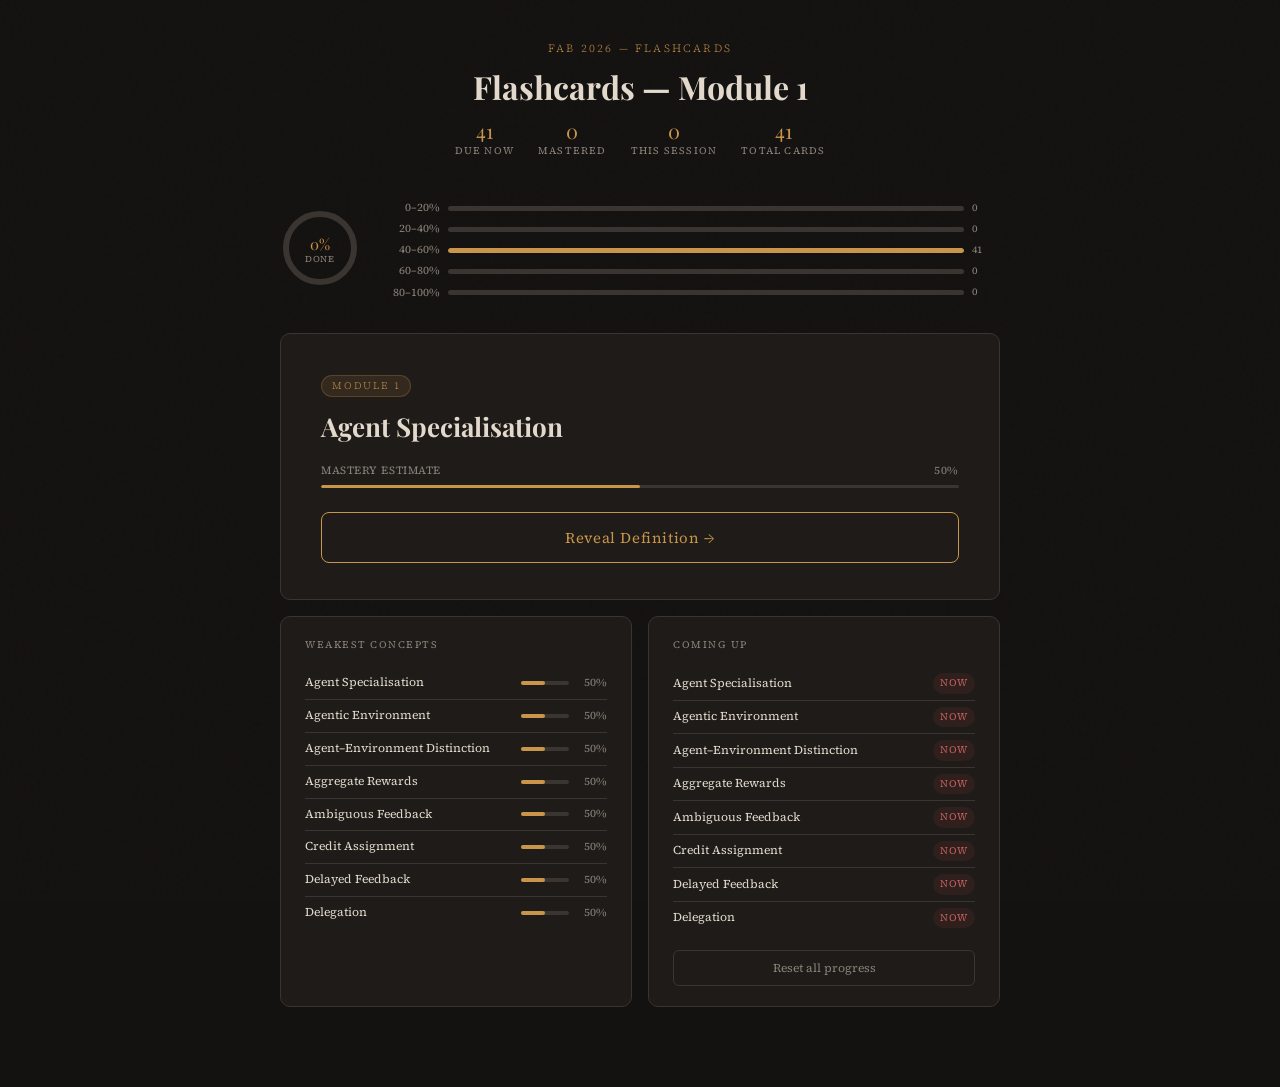
<file: artifacts/flashcards_module_1.html>
<!DOCTYPE html>
<html lang="en">
<head>
<meta charset="UTF-8">
<meta name="viewport" content="width=device-width, initial-scale=1.0">
<title>Flashcards — Module 1</title>
<link rel="preconnect" href="https://fonts.googleapis.com">
<link href="https://fonts.googleapis.com/css2?family=Playfair+Display:wght@400;600;700&family=Source+Serif+4:ital,opsz,wght@0,8..60,300;0,8..60,400;1,8..60,300&display=swap" rel="stylesheet">
<style>
  :root {
    --bg:         #141210;
    --surface:    #1e1b18;
    --surface2:   #262320;
    --border:     #3a3530;
    --text:       #e2d9cc;
    --text-muted: #8a8078;
    --accent:     #c9954a;
    --accent-dim: rgba(201,149,74,0.12);
    --correct:    #4a7c59;
    --correct-bg: rgba(74,124,89,0.15);
    --wrong:      #8b4040;
    --wrong-bg:   rgba(139,64,64,0.15);
    --warn:       #7c6b3a;
    --warn-bg:    rgba(124,107,58,0.15);
    --radius:     10px;
  }

  * { box-sizing: border-box; margin: 0; padding: 0; }

  body {
    background: var(--bg);
    color: var(--text);
    font-family: 'Source Serif 4', Georgia, serif;
    font-size: 16px;
    line-height: 1.65;
    min-height: 100vh;
    display: flex;
    flex-direction: column;
    align-items: center;
    padding: 40px 20px 80px;
  }

  body::before {
    content: '';
    position: fixed; inset: 0;
    background-image: url("data:image/svg+xml,%3Csvg viewBox='0 0 256 256' xmlns='http://www.w3.org/2000/svg'%3E%3Cfilter id='noise'%3E%3CfeTurbulence type='fractalNoise' baseFrequency='0.9' numOctaves='4' stitchTiles='stitch'/%3E%3C/filter%3E%3Crect width='100%25' height='100%25' filter='url(%23noise)' opacity='0.04'/%3E%3C/svg%3E");
    pointer-events: none; opacity: 0.4; z-index: 0;
  }

  .container { position: relative; z-index: 1; width: 100%; max-width: 720px; }

  /* ---- Header ---- */
  header { text-align: center; margin-bottom: 40px; }
  .eyebrow {
    font-size: 11px; font-weight: 300; letter-spacing: 0.2em;
    text-transform: uppercase; color: var(--accent); margin-bottom: 10px;
  }
  h1 {
    font-family: 'Playfair Display', serif;
    font-size: clamp(22px, 4vw, 32px);
    font-weight: 700; line-height: 1.2; margin-bottom: 14px;
  }
  .session-stats {
    display: flex; justify-content: center; gap: 24px;
    font-size: 13px; color: var(--text-muted);
  }
  .stat { display: flex; flex-direction: column; align-items: center; gap: 2px; }
  .stat-num {
    font-family: 'Playfair Display', serif;
    font-size: 20px; color: var(--accent); line-height: 1;
  }
  .stat-label { font-size: 10px; letter-spacing: 0.12em; text-transform: uppercase; }

  /* ---- Mastery overview bar ---- */
  .mastery-overview {
    margin-bottom: 28px;
    display: flex; align-items: center; gap: 16px;
  }
  .mastery-ring-wrap { position: relative; flex-shrink: 0; }
  .mastery-ring-wrap svg { transform: rotate(-90deg); }
  .mastery-ring-wrap circle { fill: none; stroke-width: 6; stroke-linecap: round; }
  .ring-track { stroke: var(--border); }
  .ring-fill { stroke: var(--accent); transition: stroke-dashoffset 0.8s cubic-bezier(0.4,0,0.2,1); }
  .ring-center {
    position: absolute; inset: 0;
    display: flex; flex-direction: column;
    align-items: center; justify-content: center;
  }
  .ring-pct { font-family: 'Playfair Display', serif; font-size: 15px; color: var(--accent); line-height: 1; }
  .ring-sub { font-size: 9px; letter-spacing: 0.1em; text-transform: uppercase; color: var(--text-muted); }

  .mastery-bars { flex: 1; }
  .mastery-bar-row {
    display: flex; align-items: center; gap: 8px;
    margin-bottom: 3px; font-size: 11px; color: var(--text-muted);
  }
  .mastery-bar-label { width: 64px; text-align: right; flex-shrink: 0; }
  .mastery-bar-track { flex: 1; height: 5px; background: var(--border); border-radius: 3px; overflow: hidden; }
  .mastery-bar-fill { height: 100%; border-radius: 3px; transition: width 0.5s ease; }
  .mastery-bar-count { width: 28px; font-size: 10px; }

  /* ---- Card ---- */
  .card {
    background: var(--surface);
    border: 1px solid var(--border);
    border-radius: var(--radius);
    padding: 36px 40px;
    margin-bottom: 16px;
    animation: fadeUp 0.3s ease both;
  }
  @keyframes fadeUp {
    from { opacity: 0; transform: translateY(10px); }
    to   { opacity: 1; transform: translateY(0); }
  }

  .module-badge {
    display: inline-block;
    font-size: 10px; font-weight: 300; letter-spacing: 0.18em;
    text-transform: uppercase; color: var(--accent);
    background: var(--accent-dim);
    border: 1px solid rgba(201,149,74,0.25);
    border-radius: 20px; padding: 2px 10px;
    margin-bottom: 14px;
  }

  .card-label {
    font-family: 'Playfair Display', serif;
    font-size: clamp(18px, 3vw, 26px);
    font-weight: 700; line-height: 1.25;
    color: var(--text); margin-bottom: 18px;
  }

  /* Mastery micro-bar */
  .micro-mastery { margin-bottom: 24px; }
  .micro-mastery-head {
    display: flex; justify-content: space-between;
    font-size: 11px; color: var(--text-muted);
    letter-spacing: 0.05em; text-transform: uppercase; margin-bottom: 5px;
  }
  .micro-track { height: 3px; background: var(--border); border-radius: 2px; overflow: hidden; }
  .micro-fill { height: 100%; border-radius: 2px; transition: width 0.4s ease; background: var(--accent); }

  .btn-reveal {
    width: 100%; padding: 14px;
    background: transparent;
    border: 1px solid var(--accent);
    border-radius: 8px;
    color: var(--accent);
    font-family: 'Source Serif 4', serif; font-size: 15px;
    letter-spacing: 0.04em; cursor: pointer;
    transition: background 0.18s, color 0.18s;
  }
  .btn-reveal:hover { background: var(--accent); color: var(--bg); }

  /* Back of card */
  .definition {
    font-size: 15px; line-height: 1.75;
    color: var(--text); margin-bottom: 28px;
    border-top: 1px solid var(--border); padding-top: 20px;
  }

  .rating-prompt {
    font-size: 11px; letter-spacing: 0.12em; text-transform: uppercase;
    color: var(--text-muted); margin-bottom: 12px; text-align: center;
  }
  .rating-btns { display: grid; grid-template-columns: repeat(4, 1fr); gap: 10px; }

  .btn-rate {
    padding: 12px 6px;
    border: 1px solid var(--border);
    border-radius: 8px;
    background: var(--surface2);
    color: var(--text);
    font-family: 'Source Serif 4', serif; font-size: 13px;
    cursor: pointer; transition: border-color 0.15s, background 0.15s, transform 0.1s;
    text-align: center; line-height: 1.3;
  }
  .btn-rate:hover { transform: translateY(-2px); }
  .btn-rate.fail:hover  { border-color: var(--wrong);   background: var(--wrong-bg); }
  .btn-rate.hard:hover  { border-color: var(--warn);    background: var(--warn-bg); }
  .btn-rate.good:hover  { border-color: var(--accent);  background: var(--accent-dim); }
  .btn-rate.easy:hover  { border-color: var(--correct); background: var(--correct-bg); }

  .btn-rate .rate-label { font-size: 11px; color: var(--text-muted); display: block; margin-top: 3px; }

  /* Next interval hint */
  .interval-hints {
    display: grid; grid-template-columns: repeat(4, 1fr); gap: 10px;
    margin-top: 6px;
  }
  .interval-hint {
    text-align: center; font-size: 10px;
    color: var(--text-muted); letter-spacing: 0.06em;
  }

  /* ---- Credit propagation panel ---- */
  .credit-panel {
    background: var(--surface);
    border: 1px solid var(--border);
    border-radius: var(--radius);
    padding: 24px 32px;
    margin-bottom: 16px;
    animation: fadeUp 0.3s ease both;
  }
  .credit-title {
    font-family: 'Playfair Display', serif;
    font-size: 14px; font-weight: 600;
    margin-bottom: 14px;
    display: flex; align-items: center; gap: 10px;
  }
  .credit-title .delta-badge {
    font-family: 'Source Serif 4', serif;
    font-size: 11px; padding: 2px 8px;
    border-radius: 20px;
  }
  .credit-title.negative .delta-badge { background: var(--wrong-bg); color: #c46060; border: 1px solid rgba(139,64,64,0.3); }
  .credit-title.positive .delta-badge { background: var(--correct-bg); color: #6aaa7e; border: 1px solid rgba(74,124,89,0.3); }
  .credit-title.neutral  .delta-badge { background: var(--accent-dim); color: var(--accent); border: 1px solid rgba(201,149,74,0.2); }

  .credit-entries { display: flex; flex-direction: column; gap: 6px; }
  .credit-entry {
    display: flex; align-items: center; gap: 12px;
    padding: 8px 12px; border-radius: 6px;
    font-size: 13px; animation: fadeUp 0.2s ease both;
  }
  .credit-entry.backward { background: var(--wrong-bg); }
  .credit-entry.forward  { background: var(--correct-bg); }
  .credit-arrow { font-size: 14px; flex-shrink: 0; }
  .credit-concept { flex: 1; color: var(--text); }
  .credit-delta {
    font-family: 'Playfair Display', serif;
    font-size: 12px; font-weight: 600; flex-shrink: 0;
  }
  .credit-delta.neg { color: #c46060; }
  .credit-delta.pos { color: #6aaa7e; }
  .credit-hop { font-size: 10px; color: var(--text-muted); flex-shrink: 0; }
  .credit-none { font-size: 13px; color: var(--text-muted); font-style: italic; }

  .btn-next {
    width: 100%; padding: 13px;
    background: transparent;
    border: 1px solid var(--accent);
    border-radius: 8px; color: var(--accent);
    font-family: 'Source Serif 4', serif; font-size: 15px;
    letter-spacing: 0.04em; cursor: pointer; margin-top: 12px;
    transition: background 0.18s, color 0.18s;
  }
  .btn-next:hover { background: var(--accent); color: var(--bg); }

  /* ---- Bottom dashboard ---- */
  .dashboard {
    display: grid;
    grid-template-columns: 1fr 1fr;
    gap: 16px;
    margin-top: 4px;
  }
  .dash-panel {
    background: var(--surface);
    border: 1px solid var(--border);
    border-radius: var(--radius);
    padding: 20px 24px;
  }
  .dash-title {
    font-size: 10px; letter-spacing: 0.15em; text-transform: uppercase;
    color: var(--text-muted); margin-bottom: 14px;
  }

  .weakest-entry {
    display: flex; align-items: center; gap: 10px;
    padding: 6px 0; border-bottom: 1px solid var(--border); font-size: 12px;
  }
  .weakest-entry:last-child { border-bottom: none; }
  .weakest-label { flex: 1; color: var(--text); white-space: nowrap; overflow: hidden; text-overflow: ellipsis; }
  .weakest-bar-wrap { width: 48px; height: 4px; background: var(--border); border-radius: 2px; flex-shrink: 0; }
  .weakest-bar-fill { height: 100%; border-radius: 2px; background: var(--accent); }
  .weakest-pct { width: 28px; text-align: right; color: var(--text-muted); font-size: 11px; flex-shrink: 0; }

  .due-entry {
    display: flex; justify-content: space-between; align-items: center;
    padding: 6px 0; border-bottom: 1px solid var(--border); font-size: 12px;
  }
  .due-entry:last-child { border-bottom: none; }
  .due-label { color: var(--text); flex: 1; white-space: nowrap; overflow: hidden; text-overflow: ellipsis; }
  .due-tag {
    font-size: 10px; padding: 2px 7px; border-radius: 12px; flex-shrink: 0; margin-left: 8px;
    letter-spacing: 0.06em; text-transform: uppercase;
  }
  .due-tag.overdue  { background: var(--wrong-bg);   color: #c46060; }
  .due-tag.today    { background: var(--accent-dim);  color: var(--accent); }
  .due-tag.tomorrow { background: var(--surface2);    color: var(--text-muted); }

  .reset-btn {
    margin-top: 16px; width: 100%; padding: 9px;
    background: transparent; border: 1px solid var(--border);
    border-radius: 6px; color: var(--text-muted);
    font-family: 'Source Serif 4', serif; font-size: 12px;
    cursor: pointer; transition: border-color 0.15s, color 0.15s;
  }
  .reset-btn:hover { border-color: var(--wrong); color: #c46060; }

  .hidden { display: none !important; }

  @media (max-width: 520px) {
    .card { padding: 24px 20px; }
    .rating-btns { grid-template-columns: repeat(2, 1fr); }
    .dashboard { grid-template-columns: 1fr; }
    .mastery-overview { flex-direction: column; align-items: flex-start; }
  }
</style>
</head>
<body>
<div class="container">

  <header>
    <div class="eyebrow">FAB 2026 — Flashcards</div>
    <h1 id="deck-title">Flashcards — Module 1</h1>
    <div class="session-stats">
      <div class="stat">
        <span class="stat-num" id="stat-due">0</span>
        <span class="stat-label">due now</span>
      </div>
      <div class="stat">
        <span class="stat-num" id="stat-mastered">0</span>
        <span class="stat-label">mastered</span>
      </div>
      <div class="stat">
        <span class="stat-num" id="stat-session">0</span>
        <span class="stat-label">this session</span>
      </div>
      <div class="stat">
        <span class="stat-num" id="stat-total">41</span>
        <span class="stat-label">total cards</span>
      </div>
    </div>
  </header>

  <!-- Mastery overview -->
  <div class="mastery-overview">
    <div class="mastery-ring-wrap">
      <svg viewBox="0 0 80 80" width="80" height="80">
        <circle class="ring-track" cx="40" cy="40" r="34"/>
        <circle class="ring-fill" id="ring-fill" cx="40" cy="40" r="34"/>
      </svg>
      <div class="ring-center">
        <span class="ring-pct" id="ring-pct">0%</span>
        <span class="ring-sub">done</span>
      </div>
    </div>
    <div class="mastery-bars" id="mastery-bars"></div>
  </div>

  <!-- Flashcard (front) -->
  <div class="card" id="card-front">
    <div class="module-badge" id="card-module">Module —</div>
    <div class="card-label" id="card-label">Loading…</div>
    <div class="micro-mastery">
      <div class="micro-mastery-head">
        <span>Mastery estimate</span>
        <span id="card-mastery-pct">—</span>
      </div>
      <div class="micro-track"><div class="micro-fill" id="card-mastery-fill" style="width:0%"></div></div>
    </div>
    <button class="btn-reveal" onclick="flipCard()">Reveal Definition →</button>
  </div>

  <!-- Flashcard (back) -->
  <div class="card hidden" id="card-back">
    <div class="module-badge" id="card-module-back">Module —</div>
    <div class="card-label" id="card-label-back"></div>
    <p class="definition" id="card-definition"></p>
    <div class="rating-prompt">How well did you recall this?</div>
    <div class="rating-btns">
      <button class="btn-rate fail" onclick="rate(0)">✗<span class="rate-label">Forgot</span></button>
      <button class="btn-rate hard" onclick="rate(1)">≈<span class="rate-label">Hard</span></button>
      <button class="btn-rate good" onclick="rate(2)">✓<span class="rate-label">Good</span></button>
      <button class="btn-rate easy" onclick="rate(3)">★<span class="rate-label">Easy</span></button>
    </div>
    <div class="interval-hints" id="interval-hints"></div>
  </div>

  <!-- Credit propagation panel -->
  <div class="card credit-panel hidden" id="credit-panel">
    <div class="credit-title" id="credit-title"></div>
    <div class="credit-entries" id="credit-entries"></div>
    <button class="btn-next" onclick="nextCard()">Next Card →</button>
  </div>

  <!-- Dashboard -->
  <div class="dashboard">
    <div class="dash-panel">
      <div class="dash-title">Weakest Concepts</div>
      <div id="weakest-list"></div>
    </div>
    <div class="dash-panel">
      <div class="dash-title">Coming Up</div>
      <div id="due-list"></div>
      <button class="reset-btn" onclick="confirmReset()">Reset all progress</button>
    </div>
  </div>

</div>

<script>
// ============================================================
// DATA (embedded by flashcard_generator.py)
// ============================================================
const CARDS = [{"id": "agent_specialization", "label": "Agent Specialisation", "description": "The differentiation of agents into distinct roles with narrow, focused capabilities that together cover a broader task.", "module": 1}, {"id": "agentic_environment", "label": "Agentic Environment", "description": "The environment as modelled and acted upon by an intelligent agent, including the effects of the agent's own actions.", "module": 1}, {"id": "agent_environment_distinction", "label": "Agent–Environment Distinction", "description": "The conceptual boundary separating the learning agent from the world it perceives and acts upon.", "module": 1}, {"id": "aggregate_rewards", "label": "Aggregate Rewards", "description": "The total sum of rewards accumulated by an agent across a sequence of actions and time steps.", "module": 1}, {"id": "ambiguous_feedback", "label": "Ambiguous Feedback", "description": "Feedback whose causal link to specific actions is unclear, complicating the identification of what behaviour produced a given outcome.", "module": 1}, {"id": "credit_assignment", "label": "Credit Assignment", "description": "The problem of determining which specific actions in a sequence deserve credit (or blame) for a final outcome.", "module": 1}, {"id": "delayed_feedback", "label": "Delayed Feedback", "description": "Feedback that arrives well after the actions that caused it, making it harder to assign credit to the right decisions.", "module": 1}, {"id": "delegation", "label": "Delegation", "description": "The assignment of authority and responsibility for a task from a higher-level agent to a subordinate sub-agent.", "module": 1}, {"id": "deliberate_practice", "label": "Deliberate Practice", "description": "Effortful, focused practice designed to improve specific skills through rapid feedback and targeted repetition.", "module": 1}, {"id": "division_of_labor", "label": "Division of Labour", "description": "The allocation of distinct tasks to specialised agents or workers to increase collective efficiency and throughput.", "module": 1}, {"id": "exploitation", "label": "Exploitation", "description": "Applying existing knowledge to refine and improve known good solutions rather than searching new territory.", "module": 1}, {"id": "exploration", "label": "Exploration", "description": "Searching new, unknown regions of the solution space to discover potentially better solutions.", "module": 1}, {"id": "exploration_exploitation_tradeoff", "label": "Exploration–Exploitation Trade-off", "description": "The fundamental tension between exploring new, unknown regions of the solution space and exploiting known good solutions.", "module": 1}, {"id": "feedback", "label": "Feedback", "description": "Information an agent receives about the consequences of its actions, used to update its behaviour.", "module": 1}, {"id": "gains_to_specialization", "label": "Gains to Specialisation", "description": "The increased efficiency and output achieved when agents focus on narrow, well-practised tasks rather than general ones.", "module": 1}, {"id": "general_problem_of_intelligence", "label": "General Problem of Intelligence", "description": "The overarching challenge of creating agents that can learn which actions to take in order to achieve goals, despite sparse and delayed feedback.", "module": 1}, {"id": "goal_directed_agents", "label": "Goal-Directed Agents", "description": "Agents that select actions based on an internal representation of a desired end state rather than fixed reflexes.", "module": 1}, {"id": "hierarchical_management", "label": "Hierarchical Management", "description": "An organisational structure where agents are arranged in levels, with each level supervising and coordinating the level below it.", "module": 1}, {"id": "infinite_regress", "label": "Infinite Regress", "description": "A logical problem where justifying or explaining something requires invoking the same type of explanation indefinitely.", "module": 1}, {"id": "intelligence", "label": "Intelligence", "description": "The general capacity of an agent to adapt behaviour and solve problems across varied environments, typically by learning from experience.", "module": 1}, {"id": "interdependence_of_actions", "label": "Interdependence of Actions", "description": "The property that the value or appropriateness of one action depends on other actions taken concurrently or previously.", "module": 1}, {"id": "intermediate_feedback", "label": "Intermediate Feedback", "description": "Proxy signals that indicate progress toward a goal before a final outcome is known, used to assign credit earlier.", "module": 1}, {"id": "learning", "label": "Learning", "description": "The general process by which an agent modifies its representations or behaviour based on experience with its environment.", "module": 1}, {"id": "management_hypothesis", "label": "Management Hypothesis", "description": "The hypothesis that intelligence at scale requires coordination, delegation, and management of specialised sub-agents.", "module": 1}, {"id": "maximize_rewards", "label": "Maximise Rewards", "description": "The objective of selecting actions so as to obtain the highest possible cumulative reward over time.", "module": 1}, {"id": "organizational_learning", "label": "Organisational Learning", "description": "The process by which collectives of agents update their shared knowledge, routines, and behaviour based on experience.", "module": 1}, {"id": "organizational_memory", "label": "Organisational Memory", "description": "Stored knowledge, routines, and programs that persist in an organisation beyond any individual member.", "module": 1}, {"id": "organizational_programs", "label": "Organisational Programs", "description": "Encoded routines and standard operating procedures that guide an organisation's responses to recurring situations.", "module": 1}, {"id": "path_dependence", "label": "Path Dependence", "description": "The phenomenon where the sequence of past decisions constrains which options remain available in the future.", "module": 1}, {"id": "policy", "label": "Policy", "description": "A mapping from states to actions that specifies what an agent does in each situation it encounters.", "module": 1}, {"id": "reinforcement_learning", "label": "Reinforcement Learning", "description": "A learning paradigm where an agent improves its policy by receiving rewards or penalties for actions taken in an environment.", "module": 1}, {"id": "reward_hypothesis", "label": "Reward Hypothesis", "description": "The proposition that all goals and purposes can be expressed as the maximisation of cumulative scalar reward (Sutton & Barto).", "module": 1}, {"id": "society_of_mind_hypothesis", "label": "Society of Mind Hypothesis", "description": "Minsky's proposal that high-level intelligence emerges from the interaction of many simple, specialised sub-agents.", "module": 1}, {"id": "sparse_feedback", "label": "Sparse Feedback", "description": "A feedback regime in which only a small fraction of actions generate informative signals, as identified by Minsky.", "module": 1}, {"id": "superstitious_learning", "label": "Superstitious Learning", "description": "The acquisition of a false causal model due to coincidental correlation between actions and outcomes under sparse feedback.", "module": 1}, {"id": "task_environment", "label": "Task Environment", "description": "The full specification of a problem faced by an agent, including its goals, percepts, actions, and performance measure.", "module": 1}, {"id": "temporal_differencing", "label": "Temporal Differencing", "description": "A reinforcement learning method that updates value estimates by bootstrapping from differences between successive time-step predictions.", "module": 1}, {"id": "trial_and_error", "label": "Trial and Error", "description": "A basic learning strategy that explores actions and reinforces those that produce positive outcomes while abandoning unsuccessful ones.", "module": 1}, {"id": "unitary_actor_assumption", "label": "Unitary Actor Assumption", "description": "The simplifying assumption that an agent acts as a single coherent decision-maker rather than an organisation of sub-agents.", "module": 1}, {"id": "utility_function", "label": "Utility Function", "description": "A function mapping states or outcomes to scalar values representing their desirability to an agent.", "module": 1}, {"id": "value_function", "label": "Value Function", "description": "A function estimating the expected cumulative reward an agent will receive from a given state onward under a given policy.", "module": 1}];
const ALL_EDGES = [["intermediate_feedback", "credit_assignment"], ["management_hypothesis", "credit_assignment"], ["reward_hypothesis", "credit_assignment"], ["exploitation", "path_dependence"], ["gains_to_specialization", "division_of_labor"], ["ambiguous_feedback", "credit_assignment"], ["delayed_feedback", "credit_assignment"], ["interdependence_of_actions", "credit_assignment"], ["sparse_feedback", "credit_assignment"], ["exploration", "exploitation"], ["reinforcement_learning", "society_of_mind_hypothesis"], ["reward_hypothesis", "management_hypothesis"], ["ambiguous_feedback", "feedback"], ["credit_assignment", "general_problem_of_intelligence"], ["delayed_feedback", "feedback"], ["division_of_labor", "credit_assignment"], ["exploitation", "policy"], ["exploration", "policy"], ["intermediate_feedback", "feedback"], ["reinforcement_learning", "learning"], ["society_of_mind_hypothesis", "learning"], ["sparse_feedback", "feedback"], ["temporal_differencing", "reinforcement_learning"], ["agent_specialization", "society_of_mind_hypothesis"], ["delegation", "society_of_mind_hypothesis"], ["exploration_exploitation_tradeoff", "reinforcement_learning"], ["hierarchical_management", "management_hypothesis"], ["maximize_rewards", "reinforcement_learning"], ["organizational_memory", "management_hypothesis"], ["policy", "reinforcement_learning"], ["value_function", "temporal_differencing"], ["credit_assignment", "feedback"]];

// Build adjacency: PREREQS[id] = [ids that point TO id]   (predecessors)
//                 DEPENDENTS[id] = [ids that id points TO] (successors)
const PREREQS    = {};
const DEPENDENTS = {};
CARDS.forEach(c => { PREREQS[c.id] = []; DEPENDENTS[c.id] = []; });
ALL_EDGES.forEach(([src, tgt]) => {
  if (PREREQS[tgt]    !== undefined) PREREQS[tgt].push(src);
  if (DEPENDENTS[src] !== undefined) DEPENDENTS[src].push(tgt);
});

const CARD_MAP = {};
CARDS.forEach(c => { CARD_MAP[c.id] = c; });

// ============================================================
// STATE  (persisted in localStorage)
// ============================================================
const STORAGE_KEY = 'fab2026_fc_v1_module_1';

function defaultCardState() {
  return { mastery: 0.5, ease: 2.5, interval: 1, dueTime: Date.now(), reviews: 0, streak: 0 };
}

function loadState() {
  try {
    const raw = localStorage.getItem(STORAGE_KEY);
    if (raw) return JSON.parse(raw);
  } catch(e) {}
  return null;
}

function initState() {
  const saved = loadState();
  const cards = {};
  CARDS.forEach(c => {
    cards[c.id] = (saved && saved.cards && saved.cards[c.id]) || defaultCardState();
  });
  return {
    cards,
    session: { reviewed: 0, correct: 0, startTime: Date.now() }
  };
}

function saveState() {
  try { localStorage.setItem(STORAGE_KEY, JSON.stringify(state)); } catch(e) {}
}

let state = initState();

// ============================================================
// ALGORITHMS
// ============================================================

// --- TD Credit Propagation ---
// α: TD step size (learning rate)
// backwardDecay: blame decay per hop when failing
// forwardDecay:  credit decay per hop when passing
// maxDepth: max BFS depth for propagation
const TD_ALPHA      = 0.15;
const BACKWARD_DECAY = 0.5;
const FORWARD_DECAY  = 0.3;
const MAX_DEPTH      = 3;
const MASTERY_THRESHOLD = 0.7; // above this = "mastered"

// Rating → score mapping: 0=forgot, 1=hard, 2=good, 3=easy
const RATING_SCORES = [0.0, 0.4, 0.7, 1.0];

function clamp(v, lo, hi) { return Math.max(lo, Math.min(hi, v)); }

function propagateCredit(cardId, delta) {
  const log = [];

  if (delta < 0) {
    // FAIL: blame propagates backward through PREREQS (ancestors)
    const visited = new Set([cardId]);
    const queue = [[cardId, 1]];
    while (queue.length) {
      const [nodeId, depth] = queue.shift();
      if (depth > MAX_DEPTH) continue;
      for (const predId of (PREREQS[nodeId] || [])) {
        if (visited.has(predId) || !state.cards[predId]) continue;
        visited.add(predId);
        const blame = delta * Math.pow(BACKWARD_DECAY, depth);
        const prev = state.cards[predId].mastery;
        state.cards[predId].mastery = clamp(prev + TD_ALPHA * blame, 0, 1);
        log.push({ id: predId, label: CARD_MAP[predId].label, delta: blame, depth, dir: 'backward' });
        queue.push([predId, depth + 1]);
      }
    }
  } else if (delta > 0) {
    // PASS: credit propagates forward through DEPENDENTS (successors)
    const visited = new Set([cardId]);
    const queue = [[cardId, 1]];
    while (queue.length) {
      const [nodeId, depth] = queue.shift();
      if (depth > MAX_DEPTH) continue;
      for (const depId of (DEPENDENTS[nodeId] || [])) {
        if (visited.has(depId) || !state.cards[depId]) continue;
        visited.add(depId);
        const boost = delta * Math.pow(FORWARD_DECAY, depth);
        const prev = state.cards[depId].mastery;
        state.cards[depId].mastery = clamp(prev + TD_ALPHA * boost, 0, 1);
        log.push({ id: depId, label: CARD_MAP[depId].label, delta: boost, depth, dir: 'forward' });
        queue.push([depId, depth + 1]);
      }
    }
  }

  return log;
}

// --- SM-2 Scheduling ---
function nextIntervals(cardId) {
  const s = state.cards[cardId];
  return [
    1,                                                           // 0=forgot
    Math.max(1, Math.round(s.interval * 1.2)),                  // 1=hard
    Math.max(1, Math.round(s.interval * s.ease)),               // 2=good
    Math.max(1, Math.round(s.interval * s.ease * 1.3)),         // 3=easy
  ];
}

function updateSchedule(cardId, rating) {
  const s = state.cards[cardId];
  const actualScore = RATING_SCORES[rating];
  const delta = actualScore - s.mastery;

  // Update own mastery (TD update)
  s.mastery = clamp(s.mastery + TD_ALPHA * delta, 0, 1);

  // SM-2 interval update
  if (rating === 0) {       // forgot
    s.interval = 1;
    s.ease = Math.max(1.3, s.ease - 0.2);
    s.streak = 0;
  } else if (rating === 1) { // hard
    s.interval = Math.max(1, Math.round(s.interval * 1.2));
    s.ease = Math.max(1.3, s.ease - 0.15);
    s.streak = 0;
  } else if (rating === 2) { // good
    s.interval = Math.max(1, Math.round(s.interval * s.ease));
    s.streak++;
  } else {                   // easy
    s.interval = Math.max(1, Math.round(s.interval * s.ease * 1.3));
    s.ease = Math.min(3.0, s.ease + 0.1);
    s.streak++;
  }

  s.dueTime = Date.now() + s.interval * 24 * 60 * 60 * 1000;
  s.reviews++;

  // Propagate credit through prerequisite graph
  const propagationLog = propagateCredit(cardId, delta);

  // Update session stats
  state.session.reviewed++;
  if (rating >= 2) state.session.correct++;

  saveState();
  return { delta, actualScore, propagationLog };
}

// --- Card Selection (Deliberate Practice) ---
function isFrontier(cardId) {
  const prereqs = PREREQS[cardId] || [];
  if (!prereqs.length) return true;
  return prereqs.every(pid => state.cards[pid] && state.cards[pid].mastery >= MASTERY_THRESHOLD);
}

function selectNextCard() {
  const now = Date.now();

  // 1. Due cards: sorted by mastery ascending (weakest first)
  const due = CARDS.filter(c => state.cards[c.id].dueTime <= now)
                   .sort((a, b) => state.cards[a.id].mastery - state.cards[b.id].mastery);
  if (due.length) return due[0];

  // 2. Frontier cards (unlocked but not yet mastered)
  const frontier = CARDS.filter(c => !isMastered(c.id) && isFrontier(c.id))
                        .sort((a, b) => state.cards[a.id].mastery - state.cards[b.id].mastery);
  if (frontier.length) return frontier[0];

  // 3. Globally weakest card
  return CARDS.slice().sort((a, b) => state.cards[a.id].mastery - state.cards[b.id].mastery)[0];
}

function isMastered(cardId) { return state.cards[cardId].mastery >= MASTERY_THRESHOLD; }

// ============================================================
// UI RENDERING
// ============================================================
let currentCard = null;

function showFront(card) {
  currentCard = card;
  const s = state.cards[card.id];
  const pct = Math.round(s.mastery * 100);
  const col = masteryColor(s.mastery);

  document.getElementById('card-module').textContent = card.module < 900 ? `Module ${card.module}` : 'Misc';
  document.getElementById('card-label').textContent = card.label;
  document.getElementById('card-mastery-pct').textContent = pct + '%';
  const fill = document.getElementById('card-mastery-fill');
  fill.style.width = pct + '%';
  fill.style.background = col;

  // Interval hints on back
  const hints = nextIntervals(card.id);
  document.getElementById('interval-hints').innerHTML = hints.map((d, i) => {
    const labels = ['Forgot','Hard','Good','Easy'];
    return `<div class="interval-hint">${d}d</div>`;
  }).join('');

  show('card-front');
  hide('card-back');
  hide('credit-panel');
}

function flipCard() {
  if (!currentCard) return;
  const card = currentCard;
  const hints = nextIntervals(card.id);

  document.getElementById('card-module-back').textContent =
    document.getElementById('card-module').textContent;
  document.getElementById('card-label-back').textContent = card.label;
  document.getElementById('card-definition').textContent = card.description;
  document.getElementById('interval-hints').innerHTML = hints.map(d => `<div class="interval-hint">${d}d</div>`).join('');

  hide('card-front');
  show('card-back');
  hide('credit-panel');
}

function rate(r) {
  if (!currentCard) return;
  const { delta, actualScore, propagationLog } = updateSchedule(currentCard.id, r);
  renderCreditPanel(currentCard, r, delta, propagationLog);
  hide('card-back');
  show('credit-panel');
  refreshStats();
  refreshOverview();
  refreshDashboard();
}

function nextCard() {
  const next = selectNextCard();
  if (next) showFront(next);
}

function renderCreditPanel(card, rating, delta, log) {
  const titleEl = document.getElementById('credit-title');
  const entriesEl = document.getElementById('credit-entries');
  const ratingLabels = ['Forgot','Hard','Good','Easy'];
  const ratingIcons  = ['✗','≈','✓','★'];

  const own = Math.round(state.cards[card.id].mastery * 100);
  const deltaSign = delta >= 0 ? '+' : '';
  const cls = delta < 0 ? 'negative' : delta > 0 ? 'positive' : 'neutral';
  const icon = delta < 0 ? '← blame' : delta > 0 ? '→ credit' : '— no change';

  titleEl.className = `credit-title ${cls}`;
  titleEl.innerHTML = `
    ${ratingIcons[rating]} ${ratingLabels[rating]} — own mastery now ${own}%
    <span class="delta-badge">${icon} δ=${deltaSign}${(TD_ALPHA * delta).toFixed(3)}</span>
  `;

  if (!log.length) {
    entriesEl.innerHTML = `<div class="credit-none">No connected concepts affected (no edges in scope).</div>`;
    return;
  }

  // Sort by abs(delta) descending
  const sorted = log.slice().sort((a, b) => Math.abs(b.delta) - Math.abs(a.delta));
  entriesEl.innerHTML = sorted.map((e, i) => {
    const arrow = e.dir === 'backward' ? '←' : '→';
    const d = e.dir === 'backward' ? 'neg' : 'pos';
    const sign = e.delta >= 0 ? '+' : '';
    const adj = Math.round(state.cards[e.id].mastery * 100);
    return `<div class="credit-entry ${e.dir}" style="animation-delay:${i*0.05}s">
      <span class="credit-arrow">${arrow}</span>
      <span class="credit-concept">${e.label}</span>
      <span class="credit-delta ${d}">${sign}${(TD_ALPHA * e.delta).toFixed(3)}</span>
      <span class="credit-hop">${e.depth} hop${e.depth > 1 ? 's' : ''} · ${adj}%</span>
    </div>`;
  }).join('');
}

// ============================================================
// STATS & OVERVIEWS
// ============================================================
function masteryColor(v) {
  if (v >= 0.7) return '#4a7c59';      // mastered: green
  if (v >= 0.4) return '#c9954a';      // learning: amber
  return '#8b4040';                    // weak: red
}

function refreshStats() {
  const now = Date.now();
  const dueCount = CARDS.filter(c => state.cards[c.id].dueTime <= now).length;
  const masteredCount = CARDS.filter(c => isMastered(c.id)).length;
  document.getElementById('stat-due').textContent = dueCount;
  document.getElementById('stat-mastered').textContent = masteredCount;
  document.getElementById('stat-session').textContent = state.session.reviewed;
}

function refreshOverview() {
  const masteredCount = CARDS.filter(c => isMastered(c.id)).length;
  const pct = CARDS.length ? masteredCount / CARDS.length : 0;
  const C = 2 * Math.PI * 34;
  const ring = document.getElementById('ring-fill');
  ring.style.strokeDasharray = C;
  ring.style.strokeDashoffset = C * (1 - pct);
  document.getElementById('ring-pct').textContent = Math.round(pct * 100) + '%';

  // Histogram bars
  const buckets = [
    { label: '0–20%',  min: 0,   max: 0.2  },
    { label: '20–40%', min: 0.2, max: 0.4  },
    { label: '40–60%', min: 0.4, max: 0.6  },
    { label: '60–80%', min: 0.6, max: 0.8  },
    { label: '80–100%',min: 0.8, max: 1.01 },
  ];
  const colors = ['#8b4040','#7c6b3a','#c9954a','#5a8c6a','#4a7c59'];
  const maxCount = Math.max(...buckets.map(b =>
    CARDS.filter(c => state.cards[c.id].mastery >= b.min && state.cards[c.id].mastery < b.max).length
  ), 1);

  document.getElementById('mastery-bars').innerHTML = buckets.map((b, i) => {
    const count = CARDS.filter(c => state.cards[c.id].mastery >= b.min && state.cards[c.id].mastery < b.max).length;
    const w = Math.round(count / maxCount * 100);
    return `<div class="mastery-bar-row">
      <span class="mastery-bar-label">${b.label}</span>
      <div class="mastery-bar-track">
        <div class="mastery-bar-fill" style="width:${w}%; background:${colors[i]}"></div>
      </div>
      <span class="mastery-bar-count">${count}</span>
    </div>`;
  }).join('');
}

function refreshDashboard() {
  // Weakest concepts
  const weakest = CARDS.slice()
    .sort((a, b) => state.cards[a.id].mastery - state.cards[b.id].mastery)
    .slice(0, 8);
  document.getElementById('weakest-list').innerHTML = weakest.map(c => {
    const v = state.cards[c.id].mastery;
    const pct = Math.round(v * 100);
    return `<div class="weakest-entry">
      <span class="weakest-label" title="${c.label}">${c.label}</span>
      <div class="weakest-bar-wrap"><div class="weakest-bar-fill" style="width:${pct}%; background:${masteryColor(v)}"></div></div>
      <span class="weakest-pct">${pct}%</span>
    </div>`;
  }).join('');

  // Coming up
  const now = Date.now();
  const dayMs = 24 * 60 * 60 * 1000;
  const upcoming = CARDS.slice()
    .sort((a, b) => state.cards[a.id].dueTime - state.cards[b.id].dueTime)
    .slice(0, 8);
  document.getElementById('due-list').innerHTML = upcoming.map(c => {
    const due = state.cards[c.id].dueTime;
    let tag, tagClass;
    if (due <= now) { tag = 'now'; tagClass = 'overdue'; }
    else if (due < now + dayMs) { tag = 'today'; tagClass = 'today'; }
    else {
      const days = Math.ceil((due - now) / dayMs);
      tag = `${days}d`; tagClass = 'tomorrow';
    }
    return `<div class="due-entry">
      <span class="due-label" title="${c.label}">${c.label}</span>
      <span class="due-tag ${tagClass}">${tag}</span>
    </div>`;
  }).join('');
}

// ============================================================
// HELPERS
// ============================================================
function show(id) { document.getElementById(id).classList.remove('hidden'); }
function hide(id) { document.getElementById(id).classList.add('hidden'); }

function confirmReset() {
  if (confirm('Reset all flashcard progress? This cannot be undone.')) {
    localStorage.removeItem(STORAGE_KEY);
    state = initState();
    saveState();
    refreshStats(); refreshOverview(); refreshDashboard();
    const next = selectNextCard();
    if (next) showFront(next);
  }
}

// ============================================================
// BOOT
// ============================================================
(function boot() {
  const C = 2 * Math.PI * 34;
  document.getElementById('ring-fill').style.strokeDasharray = C;
  document.getElementById('ring-fill').style.strokeDashoffset = C;

  refreshStats();
  refreshOverview();
  refreshDashboard();

  const first = selectNextCard();
  if (first) showFront(first);
})();
</script>
</body>
</html>
</file>
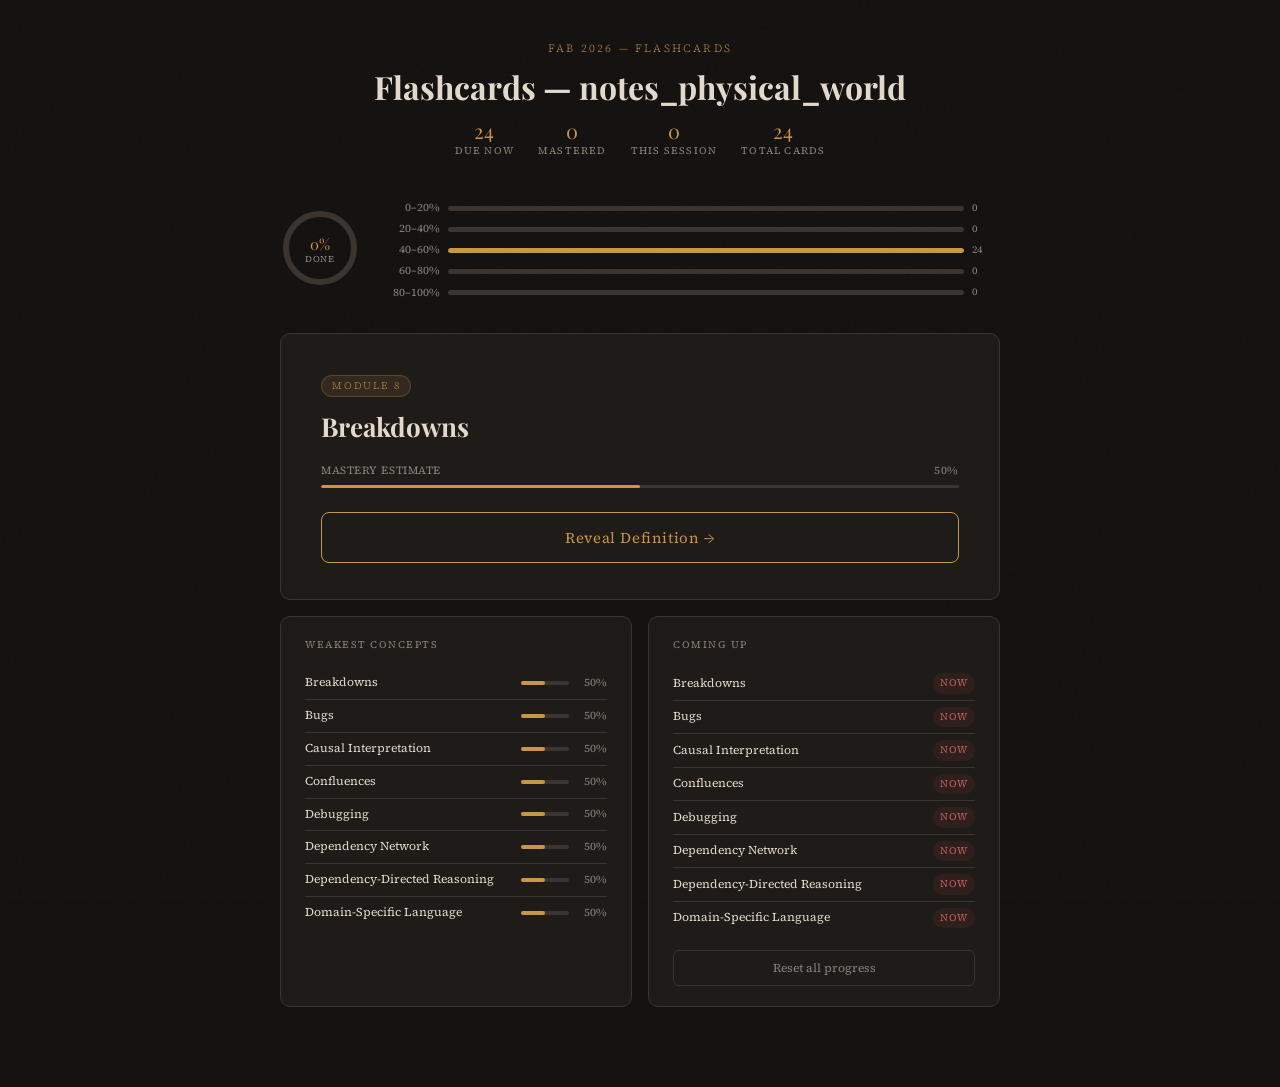
<file: artifacts/flashcards_physical_world.html>
<!DOCTYPE html>
<html lang="en">
<head>
<meta charset="UTF-8">
<meta name="viewport" content="width=device-width, initial-scale=1.0">
<title>Flashcards — notes_physical_world</title>
<link rel="preconnect" href="https://fonts.googleapis.com">
<link href="https://fonts.googleapis.com/css2?family=Playfair+Display:wght@400;600;700&family=Source+Serif+4:ital,opsz,wght@0,8..60,300;0,8..60,400;1,8..60,300&display=swap" rel="stylesheet">
<style>
  :root {
    --bg:         #141210;
    --surface:    #1e1b18;
    --surface2:   #262320;
    --border:     #3a3530;
    --text:       #e2d9cc;
    --text-muted: #8a8078;
    --accent:     #c9954a;
    --accent-dim: rgba(201,149,74,0.12);
    --correct:    #4a7c59;
    --correct-bg: rgba(74,124,89,0.15);
    --wrong:      #8b4040;
    --wrong-bg:   rgba(139,64,64,0.15);
    --warn:       #7c6b3a;
    --warn-bg:    rgba(124,107,58,0.15);
    --radius:     10px;
  }

  * { box-sizing: border-box; margin: 0; padding: 0; }

  body {
    background: var(--bg);
    color: var(--text);
    font-family: 'Source Serif 4', Georgia, serif;
    font-size: 16px;
    line-height: 1.65;
    min-height: 100vh;
    display: flex;
    flex-direction: column;
    align-items: center;
    padding: 40px 20px 80px;
  }

  body::before {
    content: '';
    position: fixed; inset: 0;
    background-image: url("data:image/svg+xml,%3Csvg viewBox='0 0 256 256' xmlns='http://www.w3.org/2000/svg'%3E%3Cfilter id='noise'%3E%3CfeTurbulence type='fractalNoise' baseFrequency='0.9' numOctaves='4' stitchTiles='stitch'/%3E%3C/filter%3E%3Crect width='100%25' height='100%25' filter='url(%23noise)' opacity='0.04'/%3E%3C/svg%3E");
    pointer-events: none; opacity: 0.4; z-index: 0;
  }

  .container { position: relative; z-index: 1; width: 100%; max-width: 720px; }

  /* ---- Header ---- */
  header { text-align: center; margin-bottom: 40px; }
  .eyebrow {
    font-size: 11px; font-weight: 300; letter-spacing: 0.2em;
    text-transform: uppercase; color: var(--accent); margin-bottom: 10px;
  }
  h1 {
    font-family: 'Playfair Display', serif;
    font-size: clamp(22px, 4vw, 32px);
    font-weight: 700; line-height: 1.2; margin-bottom: 14px;
  }
  .session-stats {
    display: flex; justify-content: center; gap: 24px;
    font-size: 13px; color: var(--text-muted);
  }
  .stat { display: flex; flex-direction: column; align-items: center; gap: 2px; }
  .stat-num {
    font-family: 'Playfair Display', serif;
    font-size: 20px; color: var(--accent); line-height: 1;
  }
  .stat-label { font-size: 10px; letter-spacing: 0.12em; text-transform: uppercase; }

  /* ---- Mastery overview bar ---- */
  .mastery-overview {
    margin-bottom: 28px;
    display: flex; align-items: center; gap: 16px;
  }
  .mastery-ring-wrap { position: relative; flex-shrink: 0; }
  .mastery-ring-wrap svg { transform: rotate(-90deg); }
  .mastery-ring-wrap circle { fill: none; stroke-width: 6; stroke-linecap: round; }
  .ring-track { stroke: var(--border); }
  .ring-fill { stroke: var(--accent); transition: stroke-dashoffset 0.8s cubic-bezier(0.4,0,0.2,1); }
  .ring-center {
    position: absolute; inset: 0;
    display: flex; flex-direction: column;
    align-items: center; justify-content: center;
  }
  .ring-pct { font-family: 'Playfair Display', serif; font-size: 15px; color: var(--accent); line-height: 1; }
  .ring-sub { font-size: 9px; letter-spacing: 0.1em; text-transform: uppercase; color: var(--text-muted); }

  .mastery-bars { flex: 1; }
  .mastery-bar-row {
    display: flex; align-items: center; gap: 8px;
    margin-bottom: 3px; font-size: 11px; color: var(--text-muted);
  }
  .mastery-bar-label { width: 64px; text-align: right; flex-shrink: 0; }
  .mastery-bar-track { flex: 1; height: 5px; background: var(--border); border-radius: 3px; overflow: hidden; }
  .mastery-bar-fill { height: 100%; border-radius: 3px; transition: width 0.5s ease; }
  .mastery-bar-count { width: 28px; font-size: 10px; }

  /* ---- Card ---- */
  .card {
    background: var(--surface);
    border: 1px solid var(--border);
    border-radius: var(--radius);
    padding: 36px 40px;
    margin-bottom: 16px;
    animation: fadeUp 0.3s ease both;
  }
  @keyframes fadeUp {
    from { opacity: 0; transform: translateY(10px); }
    to   { opacity: 1; transform: translateY(0); }
  }

  .module-badge {
    display: inline-block;
    font-size: 10px; font-weight: 300; letter-spacing: 0.18em;
    text-transform: uppercase; color: var(--accent);
    background: var(--accent-dim);
    border: 1px solid rgba(201,149,74,0.25);
    border-radius: 20px; padding: 2px 10px;
    margin-bottom: 14px;
  }

  .card-label {
    font-family: 'Playfair Display', serif;
    font-size: clamp(18px, 3vw, 26px);
    font-weight: 700; line-height: 1.25;
    color: var(--text); margin-bottom: 18px;
  }

  /* Mastery micro-bar */
  .micro-mastery { margin-bottom: 24px; }
  .micro-mastery-head {
    display: flex; justify-content: space-between;
    font-size: 11px; color: var(--text-muted);
    letter-spacing: 0.05em; text-transform: uppercase; margin-bottom: 5px;
  }
  .micro-track { height: 3px; background: var(--border); border-radius: 2px; overflow: hidden; }
  .micro-fill { height: 100%; border-radius: 2px; transition: width 0.4s ease; background: var(--accent); }

  .btn-reveal {
    width: 100%; padding: 14px;
    background: transparent;
    border: 1px solid var(--accent);
    border-radius: 8px;
    color: var(--accent);
    font-family: 'Source Serif 4', serif; font-size: 15px;
    letter-spacing: 0.04em; cursor: pointer;
    transition: background 0.18s, color 0.18s;
  }
  .btn-reveal:hover { background: var(--accent); color: var(--bg); }

  /* Back of card */
  .definition {
    font-size: 15px; line-height: 1.75;
    color: var(--text); margin-bottom: 28px;
    border-top: 1px solid var(--border); padding-top: 20px;
  }

  .rating-prompt {
    font-size: 11px; letter-spacing: 0.12em; text-transform: uppercase;
    color: var(--text-muted); margin-bottom: 12px; text-align: center;
  }
  .rating-btns { display: grid; grid-template-columns: repeat(4, 1fr); gap: 10px; }

  .btn-rate {
    padding: 12px 6px;
    border: 1px solid var(--border);
    border-radius: 8px;
    background: var(--surface2);
    color: var(--text);
    font-family: 'Source Serif 4', serif; font-size: 13px;
    cursor: pointer; transition: border-color 0.15s, background 0.15s, transform 0.1s;
    text-align: center; line-height: 1.3;
  }
  .btn-rate:hover { transform: translateY(-2px); }
  .btn-rate.fail:hover  { border-color: var(--wrong);   background: var(--wrong-bg); }
  .btn-rate.hard:hover  { border-color: var(--warn);    background: var(--warn-bg); }
  .btn-rate.good:hover  { border-color: var(--accent);  background: var(--accent-dim); }
  .btn-rate.easy:hover  { border-color: var(--correct); background: var(--correct-bg); }

  .btn-rate .rate-label { font-size: 11px; color: var(--text-muted); display: block; margin-top: 3px; }

  /* Next interval hint */
  .interval-hints {
    display: grid; grid-template-columns: repeat(4, 1fr); gap: 10px;
    margin-top: 6px;
  }
  .interval-hint {
    text-align: center; font-size: 10px;
    color: var(--text-muted); letter-spacing: 0.06em;
  }

  /* ---- Credit propagation panel ---- */
  .credit-panel {
    background: var(--surface);
    border: 1px solid var(--border);
    border-radius: var(--radius);
    padding: 24px 32px;
    margin-bottom: 16px;
    animation: fadeUp 0.3s ease both;
  }
  .credit-title {
    font-family: 'Playfair Display', serif;
    font-size: 14px; font-weight: 600;
    margin-bottom: 14px;
    display: flex; align-items: center; gap: 10px;
  }
  .credit-title .delta-badge {
    font-family: 'Source Serif 4', serif;
    font-size: 11px; padding: 2px 8px;
    border-radius: 20px;
  }
  .credit-title.negative .delta-badge { background: var(--wrong-bg); color: #c46060; border: 1px solid rgba(139,64,64,0.3); }
  .credit-title.positive .delta-badge { background: var(--correct-bg); color: #6aaa7e; border: 1px solid rgba(74,124,89,0.3); }
  .credit-title.neutral  .delta-badge { background: var(--accent-dim); color: var(--accent); border: 1px solid rgba(201,149,74,0.2); }

  .credit-entries { display: flex; flex-direction: column; gap: 6px; }
  .credit-entry {
    display: flex; align-items: center; gap: 12px;
    padding: 8px 12px; border-radius: 6px;
    font-size: 13px; animation: fadeUp 0.2s ease both;
  }
  .credit-entry.backward { background: var(--wrong-bg); }
  .credit-entry.forward  { background: var(--correct-bg); }
  .credit-arrow { font-size: 14px; flex-shrink: 0; }
  .credit-concept { flex: 1; color: var(--text); }
  .credit-delta {
    font-family: 'Playfair Display', serif;
    font-size: 12px; font-weight: 600; flex-shrink: 0;
  }
  .credit-delta.neg { color: #c46060; }
  .credit-delta.pos { color: #6aaa7e; }
  .credit-hop { font-size: 10px; color: var(--text-muted); flex-shrink: 0; }
  .credit-none { font-size: 13px; color: var(--text-muted); font-style: italic; }

  .btn-next {
    width: 100%; padding: 13px;
    background: transparent;
    border: 1px solid var(--accent);
    border-radius: 8px; color: var(--accent);
    font-family: 'Source Serif 4', serif; font-size: 15px;
    letter-spacing: 0.04em; cursor: pointer; margin-top: 12px;
    transition: background 0.18s, color 0.18s;
  }
  .btn-next:hover { background: var(--accent); color: var(--bg); }

  /* ---- Bottom dashboard ---- */
  .dashboard {
    display: grid;
    grid-template-columns: 1fr 1fr;
    gap: 16px;
    margin-top: 4px;
  }
  .dash-panel {
    background: var(--surface);
    border: 1px solid var(--border);
    border-radius: var(--radius);
    padding: 20px 24px;
  }
  .dash-title {
    font-size: 10px; letter-spacing: 0.15em; text-transform: uppercase;
    color: var(--text-muted); margin-bottom: 14px;
  }

  .weakest-entry {
    display: flex; align-items: center; gap: 10px;
    padding: 6px 0; border-bottom: 1px solid var(--border); font-size: 12px;
  }
  .weakest-entry:last-child { border-bottom: none; }
  .weakest-label { flex: 1; color: var(--text); white-space: nowrap; overflow: hidden; text-overflow: ellipsis; }
  .weakest-bar-wrap { width: 48px; height: 4px; background: var(--border); border-radius: 2px; flex-shrink: 0; }
  .weakest-bar-fill { height: 100%; border-radius: 2px; background: var(--accent); }
  .weakest-pct { width: 28px; text-align: right; color: var(--text-muted); font-size: 11px; flex-shrink: 0; }

  .due-entry {
    display: flex; justify-content: space-between; align-items: center;
    padding: 6px 0; border-bottom: 1px solid var(--border); font-size: 12px;
  }
  .due-entry:last-child { border-bottom: none; }
  .due-label { color: var(--text); flex: 1; white-space: nowrap; overflow: hidden; text-overflow: ellipsis; }
  .due-tag {
    font-size: 10px; padding: 2px 7px; border-radius: 12px; flex-shrink: 0; margin-left: 8px;
    letter-spacing: 0.06em; text-transform: uppercase;
  }
  .due-tag.overdue  { background: var(--wrong-bg);   color: #c46060; }
  .due-tag.today    { background: var(--accent-dim);  color: var(--accent); }
  .due-tag.tomorrow { background: var(--surface2);    color: var(--text-muted); }

  .reset-btn {
    margin-top: 16px; width: 100%; padding: 9px;
    background: transparent; border: 1px solid var(--border);
    border-radius: 6px; color: var(--text-muted);
    font-family: 'Source Serif 4', serif; font-size: 12px;
    cursor: pointer; transition: border-color 0.15s, color 0.15s;
  }
  .reset-btn:hover { border-color: var(--wrong); color: #c46060; }

  .hidden { display: none !important; }

  @media (max-width: 520px) {
    .card { padding: 24px 20px; }
    .rating-btns { grid-template-columns: repeat(2, 1fr); }
    .dashboard { grid-template-columns: 1fr; }
    .mastery-overview { flex-direction: column; align-items: flex-start; }
  }
</style>
</head>
<body>
<div class="container">

  <header>
    <div class="eyebrow">FAB 2026 — Flashcards</div>
    <h1 id="deck-title">Flashcards — notes_physical_world</h1>
    <div class="session-stats">
      <div class="stat">
        <span class="stat-num" id="stat-due">0</span>
        <span class="stat-label">due now</span>
      </div>
      <div class="stat">
        <span class="stat-num" id="stat-mastered">0</span>
        <span class="stat-label">mastered</span>
      </div>
      <div class="stat">
        <span class="stat-num" id="stat-session">0</span>
        <span class="stat-label">this session</span>
      </div>
      <div class="stat">
        <span class="stat-num" id="stat-total">24</span>
        <span class="stat-label">total cards</span>
      </div>
    </div>
  </header>

  <!-- Mastery overview -->
  <div class="mastery-overview">
    <div class="mastery-ring-wrap">
      <svg viewBox="0 0 80 80" width="80" height="80">
        <circle class="ring-track" cx="40" cy="40" r="34"/>
        <circle class="ring-fill" id="ring-fill" cx="40" cy="40" r="34"/>
      </svg>
      <div class="ring-center">
        <span class="ring-pct" id="ring-pct">0%</span>
        <span class="ring-sub">done</span>
      </div>
    </div>
    <div class="mastery-bars" id="mastery-bars"></div>
  </div>

  <!-- Flashcard (front) -->
  <div class="card" id="card-front">
    <div class="module-badge" id="card-module">Module —</div>
    <div class="card-label" id="card-label">Loading…</div>
    <div class="micro-mastery">
      <div class="micro-mastery-head">
        <span>Mastery estimate</span>
        <span id="card-mastery-pct">—</span>
      </div>
      <div class="micro-track"><div class="micro-fill" id="card-mastery-fill" style="width:0%"></div></div>
    </div>
    <button class="btn-reveal" onclick="flipCard()">Reveal Definition →</button>
  </div>

  <!-- Flashcard (back) -->
  <div class="card hidden" id="card-back">
    <div class="module-badge" id="card-module-back">Module —</div>
    <div class="card-label" id="card-label-back"></div>
    <p class="definition" id="card-definition"></p>
    <div class="rating-prompt">How well did you recall this?</div>
    <div class="rating-btns">
      <button class="btn-rate fail" onclick="rate(0)">✗<span class="rate-label">Forgot</span></button>
      <button class="btn-rate hard" onclick="rate(1)">≈<span class="rate-label">Hard</span></button>
      <button class="btn-rate good" onclick="rate(2)">✓<span class="rate-label">Good</span></button>
      <button class="btn-rate easy" onclick="rate(3)">★<span class="rate-label">Easy</span></button>
    </div>
    <div class="interval-hints" id="interval-hints"></div>
  </div>

  <!-- Credit propagation panel -->
  <div class="card credit-panel hidden" id="credit-panel">
    <div class="credit-title" id="credit-title"></div>
    <div class="credit-entries" id="credit-entries"></div>
    <button class="btn-next" onclick="nextCard()">Next Card →</button>
  </div>

  <!-- Dashboard -->
  <div class="dashboard">
    <div class="dash-panel">
      <div class="dash-title">Weakest Concepts</div>
      <div id="weakest-list"></div>
    </div>
    <div class="dash-panel">
      <div class="dash-title">Coming Up</div>
      <div id="due-list"></div>
      <button class="reset-btn" onclick="confirmReset()">Reset all progress</button>
    </div>
  </div>

</div>

<script>
// ============================================================
// DATA (embedded by flashcard_generator.py)
// ============================================================
const CARDS = [{"id": "breakdowns", "label": "Breakdowns", "description": "Moments when an agent's homeostatic comportment fails — when a situation is no longer handled automatically — prompting recourse to explicit symbolic representations as resources for action.", "module": 8}, {"id": "bugs", "label": "Bugs", "description": "In the MIT engineering tradition, any discrepancy, symptom, or constraint violation signalling a mismatch between a representation and the physical world; errors of registration rather than mere software syntax errors.", "module": 8}, {"id": "causal_interpretation", "label": "Causal Interpretation", "description": "A tentative threshold-level representation of how a physical system's function emerges from its structure; describes not just how components are assembled but how they causally produce behaviour, and can itself be debugged.", "module": 8}, {"id": "confluences", "label": "Confluences", "description": "De Kleer's term for qualitative constraints representing mutual influences between variables in a physical system; unlike discrete CSP constraints, confluences capture the messy, continuous interdependencies of real-world domains.", "module": 8}, {"id": "debugging", "label": "Debugging", "description": "The AI idea of credit assignment as the ability to detect and resolve discrepancies between a representation of a physical system and the world; encompasses both troubleshooting and theory formation, and extends generate-and-test with representation-modification.", "module": 8}, {"id": "dependency_network", "label": "Dependency Network", "description": "A propagator-level memory that tracks qualitative knowledge, tentative assumptions, and their interdependencies during debugging; complements the constraint network by storing justifications and enabling truth maintenance.", "module": 8}, {"id": "dependency_directed_reasoning", "label": "Dependency-Directed Reasoning", "description": "Problem-solving informed by rich tracking of interdependencies among assumptions in a dependency network; enables tracing bugs to specific assumptions, explaining provenance, resolving inconsistencies, and reusing prior results.", "module": 8}, {"id": "domain_specific_language", "label": "Domain-Specific Language", "description": "A formal language that represents the fundamental entities and relations of a domain to support reasoning from that domain's first principles; examples include CAD software for geometric reasoning and Nvidia CUDA for GPU chip design.", "module": 8}, {"id": "elaboration_tolerance", "label": "Elaboration Tolerance", "description": "McCarthy's quality of an intelligent system whereby the effort required to add new knowledge to a repository is proportional to the complexity of that new information; a key criterion for scalable KRR.", "module": 8}, {"id": "envisioning", "label": "Envisioning", "description": "De Kleer's term for \"running a qualitative simulation in the mind's eye\": predicting and analysing qualitative state transitions in a physical system to construct a causal interpretation of how its components function together.", "module": 8}, {"id": "first_principles_reasoning", "label": "First Principles Reasoning", "description": "A debugging strategy that relies on a small set of stable, fundamental laws of a domain (e.g., voltage laws in electrical engineering) rather than heuristics or exhaustive knowledge; reduces combinatorial explosion by anchoring reasoning in domain-wide constraints.", "module": 8}, {"id": "frame_problem", "label": "Frame Problem", "description": "McCarthy's 1969 insight that credit assignment in AI requires knowing not only what actions are relevant in a situation, but also the vast set of facts that remain unchanged — tracking \"frame-by-frame\" stability across actions in an unfolding situation.", "module": 8}, {"id": "function_from_structure", "label": "Function from Structure", "description": "The inference of what a physical system does (its function) from observing its components and how they are assembled (its structure); the core reasoning task in the MIT tradition of debugging-based AI, and held to be generally applicable to products, organisations, and manufacturing processes alike.", "module": 8}, {"id": "generate_and_test", "label": "Generate and Test", "description": "A search strategy that generates candidate solutions and tests each against the goal criteria, discarding failures.", "module": 8}, {"id": "generate_test_and_debug", "label": "Generate-Test-and-Debug", "description": "An extension of generate-and-test in which a debugging step allows modifying the problem representation itself — adding, removing, or re-ordering actions and components — rather than only testing candidate solutions against a fixed landscape.", "module": 8}, {"id": "justifications", "label": "Justifications", "description": "Belief links in a dependency network representing logical relationships such as consequences, antecedents, or explanations; labelled \"in\" or \"out\" to indicate whether the associated assumption is currently believed true.", "module": 8}, {"id": "propagator_model", "label": "Propagator Model", "description": "A computation model where autonomous objects communicate by propagating constraint values through a shared network.", "module": 8}, {"id": "qualitative_reasoning", "label": "Qualitative Reasoning", "description": "Reasoning about physical systems without precise numerical values, using commonsense knowledge of domain laws to envision how a system's state will change; most useful when the system's functioning is not yet precisely understood and quantitative reasoning would be premature.", "module": 8}, {"id": "reasoning_about_physical_world", "label": "Reasoning about the Physical World", "description": "The process of reflectively reasoning about physical systems in which AI systems and organisations are situated to identify and resolve breakdowns; involves constructing and debugging causal interpretations rather than searching predefined state spaces.", "module": 8}, {"id": "registration", "label": "Registration", "description": "Brian Cantwell-Smith's theory that intelligence requires an ongoing interplay — \"reckoning and judgment\" — between representational schemes, physical reality, and the agent's experience of that reality, ensuring representations remain grounded.", "module": 8}, {"id": "theory_formation", "label": "Theory Formation", "description": "A debugging strategy that assumes the physical system is correct and seeks to construct or repair the representation of it (e.g., drafting a new schematic for a new ICB design or correcting a wrong one).", "module": 8}, {"id": "troubleshooting", "label": "Troubleshooting", "description": "A debugging strategy that assumes the representation is correct and seeks to identify and repair faults in the physical system itself (e.g., reconciling a malfunctioning circuit board with a known-correct schematic).", "module": 8}, {"id": "truth_maintenance", "label": "Truth Maintenance", "description": "The process of making, tracking, and retracting tentative assumptions about a physical system's representation during debugging; implemented by a truth maintenance system (TMS) whose nodes are knowledge assertions and whose links are justifications labelled \"in\" or \"out\".", "module": 8}, {"id": "world_models", "label": "World Models", "description": "Deep learning systems that extend LLMs with external memories (vector databases, knowledge graphs, multimodal data) to construct richer representations of the world for reasoning and prediction.", "module": 8}];
const ALL_EDGES = [["dependency_directed_reasoning", "bugs"], ["dependency_network", "frame_problem"], ["elaboration_tolerance", "frame_problem"], ["reasoning_about_physical_world", "breakdowns"], ["troubleshooting", "theory_formation"], ["world_models", "propagator_model"], ["dependency_network", "dependency_directed_reasoning"], ["dependency_network", "truth_maintenance"], ["domain_specific_language", "first_principles_reasoning"], ["first_principles_reasoning", "qualitative_reasoning"], ["bugs", "breakdowns"], ["generate_test_and_debug", "generate_and_test"], ["theory_formation", "debugging"], ["troubleshooting", "debugging"], ["causal_interpretation", "debugging"], ["confluences", "qualitative_reasoning"], ["dependency_network", "propagator_model"], ["envisioning", "qualitative_reasoning"], ["first_principles_reasoning", "debugging"], ["function_from_structure", "causal_interpretation"], ["justifications", "dependency_network"], ["debugging", "causal_interpretation"], ["dependency_directed_reasoning", "dependency_network"]];

// Build adjacency: PREREQS[id] = [ids that point TO id]   (predecessors)
//                 DEPENDENTS[id] = [ids that id points TO] (successors)
const PREREQS    = {};
const DEPENDENTS = {};
CARDS.forEach(c => { PREREQS[c.id] = []; DEPENDENTS[c.id] = []; });
ALL_EDGES.forEach(([src, tgt]) => {
  if (PREREQS[tgt]    !== undefined) PREREQS[tgt].push(src);
  if (DEPENDENTS[src] !== undefined) DEPENDENTS[src].push(tgt);
});

const CARD_MAP = {};
CARDS.forEach(c => { CARD_MAP[c.id] = c; });

// ============================================================
// STATE  (persisted in localStorage)
// ============================================================
const STORAGE_KEY = 'fab2026_fc_v1_physical_world';

function defaultCardState() {
  return { mastery: 0.5, ease: 2.5, interval: 1, dueTime: Date.now(), reviews: 0, streak: 0 };
}

function loadState() {
  try {
    const raw = localStorage.getItem(STORAGE_KEY);
    if (raw) return JSON.parse(raw);
  } catch(e) {}
  return null;
}

function initState() {
  const saved = loadState();
  const cards = {};
  CARDS.forEach(c => {
    cards[c.id] = (saved && saved.cards && saved.cards[c.id]) || defaultCardState();
  });
  return {
    cards,
    session: { reviewed: 0, correct: 0, startTime: Date.now() }
  };
}

function saveState() {
  try { localStorage.setItem(STORAGE_KEY, JSON.stringify(state)); } catch(e) {}
}

let state = initState();

// ============================================================
// ALGORITHMS
// ============================================================

// --- TD Credit Propagation ---
// α: TD step size (learning rate)
// backwardDecay: blame decay per hop when failing
// forwardDecay:  credit decay per hop when passing
// maxDepth: max BFS depth for propagation
const TD_ALPHA      = 0.15;
const BACKWARD_DECAY = 0.5;
const FORWARD_DECAY  = 0.3;
const MAX_DEPTH      = 3;
const MASTERY_THRESHOLD = 0.7; // above this = "mastered"

// Rating → score mapping: 0=forgot, 1=hard, 2=good, 3=easy
const RATING_SCORES = [0.0, 0.4, 0.7, 1.0];

function clamp(v, lo, hi) { return Math.max(lo, Math.min(hi, v)); }

function propagateCredit(cardId, delta) {
  const log = [];

  if (delta < 0) {
    // FAIL: blame propagates backward through PREREQS (ancestors)
    const visited = new Set([cardId]);
    const queue = [[cardId, 1]];
    while (queue.length) {
      const [nodeId, depth] = queue.shift();
      if (depth > MAX_DEPTH) continue;
      for (const predId of (PREREQS[nodeId] || [])) {
        if (visited.has(predId) || !state.cards[predId]) continue;
        visited.add(predId);
        const blame = delta * Math.pow(BACKWARD_DECAY, depth);
        const prev = state.cards[predId].mastery;
        state.cards[predId].mastery = clamp(prev + TD_ALPHA * blame, 0, 1);
        log.push({ id: predId, label: CARD_MAP[predId].label, delta: blame, depth, dir: 'backward' });
        queue.push([predId, depth + 1]);
      }
    }
  } else if (delta > 0) {
    // PASS: credit propagates forward through DEPENDENTS (successors)
    const visited = new Set([cardId]);
    const queue = [[cardId, 1]];
    while (queue.length) {
      const [nodeId, depth] = queue.shift();
      if (depth > MAX_DEPTH) continue;
      for (const depId of (DEPENDENTS[nodeId] || [])) {
        if (visited.has(depId) || !state.cards[depId]) continue;
        visited.add(depId);
        const boost = delta * Math.pow(FORWARD_DECAY, depth);
        const prev = state.cards[depId].mastery;
        state.cards[depId].mastery = clamp(prev + TD_ALPHA * boost, 0, 1);
        log.push({ id: depId, label: CARD_MAP[depId].label, delta: boost, depth, dir: 'forward' });
        queue.push([depId, depth + 1]);
      }
    }
  }

  return log;
}

// --- SM-2 Scheduling ---
function nextIntervals(cardId) {
  const s = state.cards[cardId];
  return [
    1,                                                           // 0=forgot
    Math.max(1, Math.round(s.interval * 1.2)),                  // 1=hard
    Math.max(1, Math.round(s.interval * s.ease)),               // 2=good
    Math.max(1, Math.round(s.interval * s.ease * 1.3)),         // 3=easy
  ];
}

function updateSchedule(cardId, rating) {
  const s = state.cards[cardId];
  const actualScore = RATING_SCORES[rating];
  const delta = actualScore - s.mastery;

  // Update own mastery (TD update)
  s.mastery = clamp(s.mastery + TD_ALPHA * delta, 0, 1);

  // SM-2 interval update
  if (rating === 0) {       // forgot
    s.interval = 1;
    s.ease = Math.max(1.3, s.ease - 0.2);
    s.streak = 0;
  } else if (rating === 1) { // hard
    s.interval = Math.max(1, Math.round(s.interval * 1.2));
    s.ease = Math.max(1.3, s.ease - 0.15);
    s.streak = 0;
  } else if (rating === 2) { // good
    s.interval = Math.max(1, Math.round(s.interval * s.ease));
    s.streak++;
  } else {                   // easy
    s.interval = Math.max(1, Math.round(s.interval * s.ease * 1.3));
    s.ease = Math.min(3.0, s.ease + 0.1);
    s.streak++;
  }

  s.dueTime = Date.now() + s.interval * 24 * 60 * 60 * 1000;
  s.reviews++;

  // Propagate credit through prerequisite graph
  const propagationLog = propagateCredit(cardId, delta);

  // Update session stats
  state.session.reviewed++;
  if (rating >= 2) state.session.correct++;

  saveState();
  return { delta, actualScore, propagationLog };
}

// --- Card Selection (Deliberate Practice) ---
function isFrontier(cardId) {
  const prereqs = PREREQS[cardId] || [];
  if (!prereqs.length) return true;
  return prereqs.every(pid => state.cards[pid] && state.cards[pid].mastery >= MASTERY_THRESHOLD);
}

function selectNextCard() {
  const now = Date.now();

  // 1. Due cards: sorted by mastery ascending (weakest first)
  const due = CARDS.filter(c => state.cards[c.id].dueTime <= now)
                   .sort((a, b) => state.cards[a.id].mastery - state.cards[b.id].mastery);
  if (due.length) return due[0];

  // 2. Frontier cards (unlocked but not yet mastered)
  const frontier = CARDS.filter(c => !isMastered(c.id) && isFrontier(c.id))
                        .sort((a, b) => state.cards[a.id].mastery - state.cards[b.id].mastery);
  if (frontier.length) return frontier[0];

  // 3. Globally weakest card
  return CARDS.slice().sort((a, b) => state.cards[a.id].mastery - state.cards[b.id].mastery)[0];
}

function isMastered(cardId) { return state.cards[cardId].mastery >= MASTERY_THRESHOLD; }

// ============================================================
// UI RENDERING
// ============================================================
let currentCard = null;

function showFront(card) {
  currentCard = card;
  const s = state.cards[card.id];
  const pct = Math.round(s.mastery * 100);
  const col = masteryColor(s.mastery);

  document.getElementById('card-module').textContent = card.module < 900 ? `Module ${card.module}` : 'Misc';
  document.getElementById('card-label').textContent = card.label;
  document.getElementById('card-mastery-pct').textContent = pct + '%';
  const fill = document.getElementById('card-mastery-fill');
  fill.style.width = pct + '%';
  fill.style.background = col;

  // Interval hints on back
  const hints = nextIntervals(card.id);
  document.getElementById('interval-hints').innerHTML = hints.map((d, i) => {
    const labels = ['Forgot','Hard','Good','Easy'];
    return `<div class="interval-hint">${d}d</div>`;
  }).join('');

  show('card-front');
  hide('card-back');
  hide('credit-panel');
}

function flipCard() {
  if (!currentCard) return;
  const card = currentCard;
  const hints = nextIntervals(card.id);

  document.getElementById('card-module-back').textContent =
    document.getElementById('card-module').textContent;
  document.getElementById('card-label-back').textContent = card.label;
  document.getElementById('card-definition').textContent = card.description;
  document.getElementById('interval-hints').innerHTML = hints.map(d => `<div class="interval-hint">${d}d</div>`).join('');

  hide('card-front');
  show('card-back');
  hide('credit-panel');
}

function rate(r) {
  if (!currentCard) return;
  const { delta, actualScore, propagationLog } = updateSchedule(currentCard.id, r);
  renderCreditPanel(currentCard, r, delta, propagationLog);
  hide('card-back');
  show('credit-panel');
  refreshStats();
  refreshOverview();
  refreshDashboard();
}

function nextCard() {
  const next = selectNextCard();
  if (next) showFront(next);
}

function renderCreditPanel(card, rating, delta, log) {
  const titleEl = document.getElementById('credit-title');
  const entriesEl = document.getElementById('credit-entries');
  const ratingLabels = ['Forgot','Hard','Good','Easy'];
  const ratingIcons  = ['✗','≈','✓','★'];

  const own = Math.round(state.cards[card.id].mastery * 100);
  const deltaSign = delta >= 0 ? '+' : '';
  const cls = delta < 0 ? 'negative' : delta > 0 ? 'positive' : 'neutral';
  const icon = delta < 0 ? '← blame' : delta > 0 ? '→ credit' : '— no change';

  titleEl.className = `credit-title ${cls}`;
  titleEl.innerHTML = `
    ${ratingIcons[rating]} ${ratingLabels[rating]} — own mastery now ${own}%
    <span class="delta-badge">${icon} δ=${deltaSign}${(TD_ALPHA * delta).toFixed(3)}</span>
  `;

  if (!log.length) {
    entriesEl.innerHTML = `<div class="credit-none">No connected concepts affected (no edges in scope).</div>`;
    return;
  }

  // Sort by abs(delta) descending
  const sorted = log.slice().sort((a, b) => Math.abs(b.delta) - Math.abs(a.delta));
  entriesEl.innerHTML = sorted.map((e, i) => {
    const arrow = e.dir === 'backward' ? '←' : '→';
    const d = e.dir === 'backward' ? 'neg' : 'pos';
    const sign = e.delta >= 0 ? '+' : '';
    const adj = Math.round(state.cards[e.id].mastery * 100);
    return `<div class="credit-entry ${e.dir}" style="animation-delay:${i*0.05}s">
      <span class="credit-arrow">${arrow}</span>
      <span class="credit-concept">${e.label}</span>
      <span class="credit-delta ${d}">${sign}${(TD_ALPHA * e.delta).toFixed(3)}</span>
      <span class="credit-hop">${e.depth} hop${e.depth > 1 ? 's' : ''} · ${adj}%</span>
    </div>`;
  }).join('');
}

// ============================================================
// STATS & OVERVIEWS
// ============================================================
function masteryColor(v) {
  if (v >= 0.7) return '#4a7c59';      // mastered: green
  if (v >= 0.4) return '#c9954a';      // learning: amber
  return '#8b4040';                    // weak: red
}

function refreshStats() {
  const now = Date.now();
  const dueCount = CARDS.filter(c => state.cards[c.id].dueTime <= now).length;
  const masteredCount = CARDS.filter(c => isMastered(c.id)).length;
  document.getElementById('stat-due').textContent = dueCount;
  document.getElementById('stat-mastered').textContent = masteredCount;
  document.getElementById('stat-session').textContent = state.session.reviewed;
}

function refreshOverview() {
  const masteredCount = CARDS.filter(c => isMastered(c.id)).length;
  const pct = CARDS.length ? masteredCount / CARDS.length : 0;
  const C = 2 * Math.PI * 34;
  const ring = document.getElementById('ring-fill');
  ring.style.strokeDasharray = C;
  ring.style.strokeDashoffset = C * (1 - pct);
  document.getElementById('ring-pct').textContent = Math.round(pct * 100) + '%';

  // Histogram bars
  const buckets = [
    { label: '0–20%',  min: 0,   max: 0.2  },
    { label: '20–40%', min: 0.2, max: 0.4  },
    { label: '40–60%', min: 0.4, max: 0.6  },
    { label: '60–80%', min: 0.6, max: 0.8  },
    { label: '80–100%',min: 0.8, max: 1.01 },
  ];
  const colors = ['#8b4040','#7c6b3a','#c9954a','#5a8c6a','#4a7c59'];
  const maxCount = Math.max(...buckets.map(b =>
    CARDS.filter(c => state.cards[c.id].mastery >= b.min && state.cards[c.id].mastery < b.max).length
  ), 1);

  document.getElementById('mastery-bars').innerHTML = buckets.map((b, i) => {
    const count = CARDS.filter(c => state.cards[c.id].mastery >= b.min && state.cards[c.id].mastery < b.max).length;
    const w = Math.round(count / maxCount * 100);
    return `<div class="mastery-bar-row">
      <span class="mastery-bar-label">${b.label}</span>
      <div class="mastery-bar-track">
        <div class="mastery-bar-fill" style="width:${w}%; background:${colors[i]}"></div>
      </div>
      <span class="mastery-bar-count">${count}</span>
    </div>`;
  }).join('');
}

function refreshDashboard() {
  // Weakest concepts
  const weakest = CARDS.slice()
    .sort((a, b) => state.cards[a.id].mastery - state.cards[b.id].mastery)
    .slice(0, 8);
  document.getElementById('weakest-list').innerHTML = weakest.map(c => {
    const v = state.cards[c.id].mastery;
    const pct = Math.round(v * 100);
    return `<div class="weakest-entry">
      <span class="weakest-label" title="${c.label}">${c.label}</span>
      <div class="weakest-bar-wrap"><div class="weakest-bar-fill" style="width:${pct}%; background:${masteryColor(v)}"></div></div>
      <span class="weakest-pct">${pct}%</span>
    </div>`;
  }).join('');

  // Coming up
  const now = Date.now();
  const dayMs = 24 * 60 * 60 * 1000;
  const upcoming = CARDS.slice()
    .sort((a, b) => state.cards[a.id].dueTime - state.cards[b.id].dueTime)
    .slice(0, 8);
  document.getElementById('due-list').innerHTML = upcoming.map(c => {
    const due = state.cards[c.id].dueTime;
    let tag, tagClass;
    if (due <= now) { tag = 'now'; tagClass = 'overdue'; }
    else if (due < now + dayMs) { tag = 'today'; tagClass = 'today'; }
    else {
      const days = Math.ceil((due - now) / dayMs);
      tag = `${days}d`; tagClass = 'tomorrow';
    }
    return `<div class="due-entry">
      <span class="due-label" title="${c.label}">${c.label}</span>
      <span class="due-tag ${tagClass}">${tag}</span>
    </div>`;
  }).join('');
}

// ============================================================
// HELPERS
// ============================================================
function show(id) { document.getElementById(id).classList.remove('hidden'); }
function hide(id) { document.getElementById(id).classList.add('hidden'); }

function confirmReset() {
  if (confirm('Reset all flashcard progress? This cannot be undone.')) {
    localStorage.removeItem(STORAGE_KEY);
    state = initState();
    saveState();
    refreshStats(); refreshOverview(); refreshDashboard();
    const next = selectNextCard();
    if (next) showFront(next);
  }
}

// ============================================================
// BOOT
// ============================================================
(function boot() {
  const C = 2 * Math.PI * 34;
  document.getElementById('ring-fill').style.strokeDasharray = C;
  document.getElementById('ring-fill').style.strokeDashoffset = C;

  refreshStats();
  refreshOverview();
  refreshDashboard();

  const first = selectNextCard();
  if (first) showFront(first);
})();
</script>
</body>
</html>
</file>
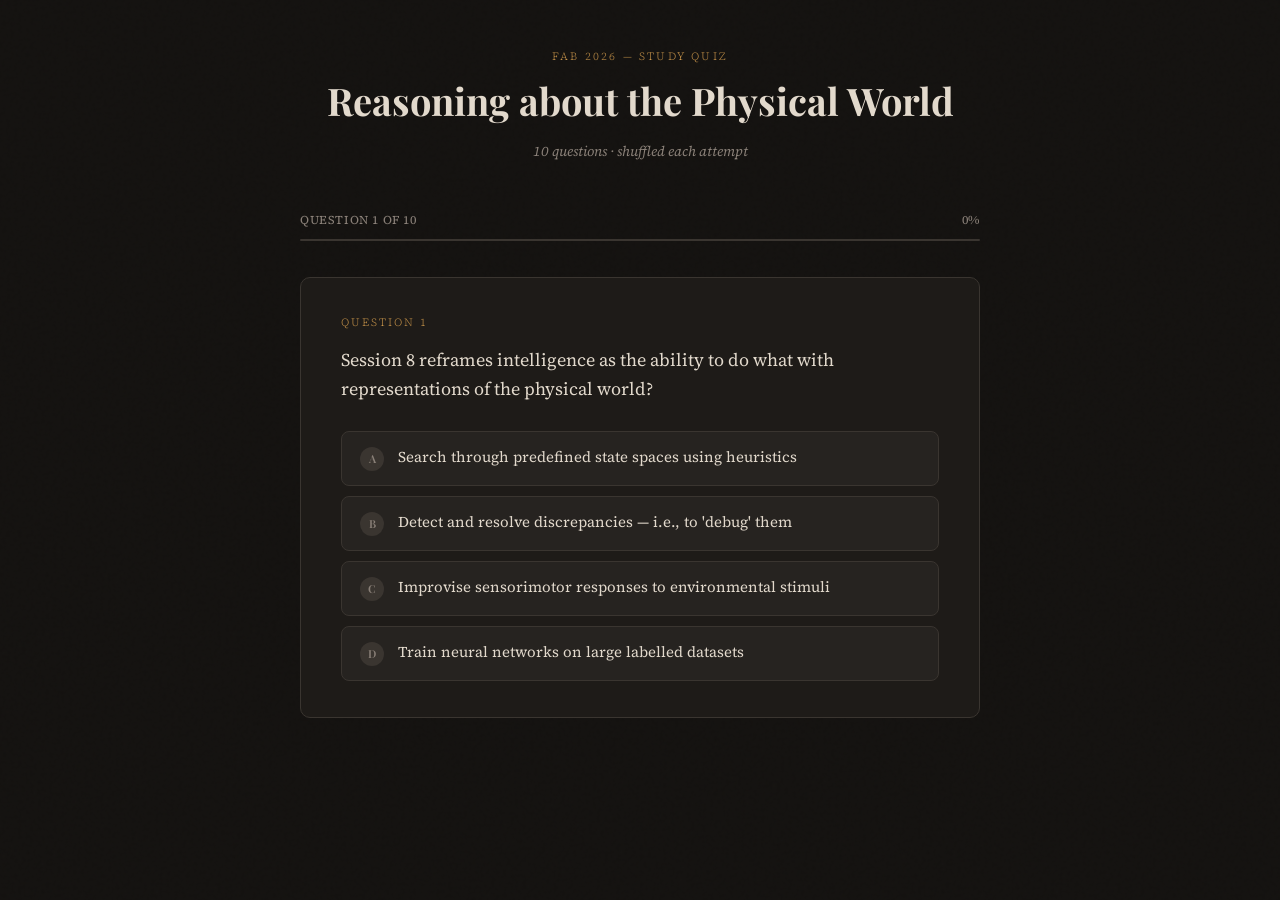
<file: artifacts/quiz_physical_world.html>
<!DOCTYPE html>
<html lang="en">
<head>
<meta charset="UTF-8">
<meta name="viewport" content="width=device-width, initial-scale=1.0">
<title>Reasoning about the Physical World</title>
<link rel="preconnect" href="https://fonts.googleapis.com">
<link href="https://fonts.googleapis.com/css2?family=Playfair+Display:wght@400;600;700&family=Source+Serif+4:ital,opsz,wght@0,8..60,300;0,8..60,400;1,8..60,300&display=swap" rel="stylesheet">
<style>
  :root {
    --bg: #141210;
    --surface: #1e1b18;
    --surface2: #262320;
    --border: #3a3530;
    --text: #e2d9cc;
    --text-muted: #8a8078;
    --accent: #c9954a;
    --accent-dim: rgba(201,149,74,0.12);
    --correct: #4a7c59;
    --correct-bg: rgba(74,124,89,0.15);
    --wrong: #8b4040;
    --wrong-bg: rgba(139,64,64,0.15);
    --radius: 10px;
  }

  * { box-sizing: border-box; margin: 0; padding: 0; }

  body {
    background: var(--bg);
    color: var(--text);
    font-family: 'Source Serif 4', Georgia, serif;
    font-size: 17px;
    line-height: 1.65;
    min-height: 100vh;
    display: flex;
    flex-direction: column;
    align-items: center;
    padding: 48px 20px 80px;
  }

  body::before {
    content: '';
    position: fixed;
    inset: 0;
    background-image: url("data:image/svg+xml,%3Csvg viewBox='0 0 256 256' xmlns='http://www.w3.org/2000/svg'%3E%3Cfilter id='noise'%3E%3CfeTurbulence type='fractalNoise' baseFrequency='0.9' numOctaves='4' stitchTiles='stitch'/%3E%3C/filter%3E%3Crect width='100%25' height='100%25' filter='url(%23noise)' opacity='0.04'/%3E%3C/svg%3E");
    pointer-events: none;
    opacity: 0.4;
    z-index: 0;
  }

  .container {
    position: relative;
    z-index: 1;
    width: 100%;
    max-width: 680px;
  }

  header { text-align: center; margin-bottom: 48px; }

  .eyebrow {
    font-size: 11px;
    font-weight: 300;
    letter-spacing: 0.2em;
    text-transform: uppercase;
    color: var(--accent);
    margin-bottom: 12px;
  }

  h1 {
    font-family: 'Playfair Display', 'Times New Roman', serif;
    font-size: clamp(26px, 5vw, 38px);
    font-weight: 700;
    line-height: 1.2;
    color: var(--text);
    margin-bottom: 16px;
  }

  .meta { font-size: 14px; color: var(--text-muted); font-style: italic; }

  .progress-wrap { margin-bottom: 36px; }

  .progress-label {
    display: flex;
    justify-content: space-between;
    font-size: 12px;
    color: var(--text-muted);
    letter-spacing: 0.05em;
    text-transform: uppercase;
    margin-bottom: 8px;
  }

  .progress-track { height: 2px; background: var(--border); border-radius: 1px; overflow: hidden; }

  .progress-fill {
    height: 100%;
    background: var(--accent);
    border-radius: 1px;
    transition: width 0.5s cubic-bezier(0.4, 0, 0.2, 1);
    width: 0%;
  }

  .card {
    background: var(--surface);
    border: 1px solid var(--border);
    border-radius: var(--radius);
    padding: 36px 40px;
    margin-bottom: 20px;
    animation: fadeUp 0.35s ease both;
  }

  @keyframes fadeUp {
    from { opacity: 0; transform: translateY(12px); }
    to   { opacity: 1; transform: translateY(0); }
  }

  .q-number {
    font-size: 11px;
    font-weight: 300;
    letter-spacing: 0.18em;
    text-transform: uppercase;
    color: var(--accent);
    margin-bottom: 14px;
  }

  .q-text { font-size: 18px; line-height: 1.6; color: var(--text); margin-bottom: 28px; }

  .options { display: flex; flex-direction: column; gap: 10px; }

  .opt {
    display: flex;
    align-items: flex-start;
    gap: 14px;
    padding: 14px 18px;
    background: var(--surface2);
    border: 1px solid var(--border);
    border-radius: 8px;
    cursor: pointer;
    transition: border-color 0.18s, background 0.18s, transform 0.1s;
    text-align: left;
    font-family: inherit;
    font-size: 15px;
    color: var(--text);
    line-height: 1.5;
    width: 100%;
  }

  .opt:hover:not(:disabled) { border-color: var(--accent); background: var(--accent-dim); transform: translateX(3px); }

  .opt-letter {
    flex-shrink: 0;
    width: 24px;
    height: 24px;
    border-radius: 50%;
    background: var(--border);
    display: flex;
    align-items: center;
    justify-content: center;
    font-size: 11px;
    font-weight: 600;
    font-family: 'Playfair Display', serif;
    color: var(--text-muted);
    transition: background 0.18s, color 0.18s;
    margin-top: 1px;
  }

  .opt.correct { border-color: var(--correct); background: var(--correct-bg); }
  .opt.correct .opt-letter { background: var(--correct); color: #fff; }
  .opt.wrong { border-color: var(--wrong); background: var(--wrong-bg); }
  .opt.wrong .opt-letter { background: var(--wrong); color: #fff; }
  .opt.dim { opacity: 0.38; }

  .explanation {
    margin-top: 20px;
    padding: 16px 20px;
    background: var(--accent-dim);
    border-left: 3px solid var(--accent);
    border-radius: 0 6px 6px 0;
    font-size: 14px;
    font-style: italic;
    color: var(--text-muted);
    line-height: 1.6;
    display: none;
    animation: fadeUp 0.25s ease both;
  }

  .explanation.show { display: block; }

  .btn-next {
    width: 100%;
    margin-top: 20px;
    padding: 14px;
    background: transparent;
    border: 1px solid var(--accent);
    border-radius: 8px;
    color: var(--accent);
    font-family: 'Source Serif 4', serif;
    font-size: 15px;
    letter-spacing: 0.05em;
    cursor: pointer;
    transition: background 0.18s, color 0.18s;
    display: none;
  }

  .btn-next:hover { background: var(--accent); color: var(--bg); }
  .btn-next.show { display: block; }

  #score-screen { display: none; text-align: center; animation: fadeUp 0.4s ease both; }
  #score-screen.show { display: block; }
  #quiz-area.hidden { display: none; }

  .score-ring { width: 140px; height: 140px; margin: 0 auto 28px; position: relative; }
  .score-ring svg { transform: rotate(-90deg); }
  .score-ring circle { fill: none; stroke-width: 8; stroke-linecap: round; }
  .score-ring .track { stroke: var(--border); }
  .score-ring .fill { stroke: var(--accent); transition: stroke-dashoffset 1.2s cubic-bezier(0.4, 0, 0.2, 1) 0.3s; }

  .score-num { position: absolute; inset: 0; display: flex; flex-direction: column; align-items: center; justify-content: center; }
  .score-big { font-family: 'Playfair Display', serif; font-size: 36px; font-weight: 700; color: var(--accent); line-height: 1; }
  .score-label { font-size: 11px; letter-spacing: 0.12em; text-transform: uppercase; color: var(--text-muted); margin-top: 4px; }

  .score-verdict { font-family: 'Playfair Display', serif; font-size: 24px; margin-bottom: 10px; }
  .score-sub { font-size: 15px; color: var(--text-muted); font-style: italic; margin-bottom: 36px; }

  .btn-restart {
    padding: 13px 32px;
    background: var(--accent);
    border: none;
    border-radius: 8px;
    color: var(--bg);
    font-family: 'Source Serif 4', serif;
    font-size: 15px;
    cursor: pointer;
    transition: opacity 0.18s;
  }

  .btn-restart:hover { opacity: 0.85; }

  @media (max-width: 520px) {
    .card { padding: 24px 20px; }
    .q-text { font-size: 16px; }
  }
</style>
</head>
<body>
<div class="container">
  <header>
    <div class="eyebrow">FAB 2026 — Study Quiz</div>
    <h1>Reasoning about the Physical World</h1>
    <p class="meta">10 questions · shuffled each attempt</p>
  </header>

  <div id="quiz-area">
    <div class="progress-wrap">
      <div class="progress-label">
        <span id="prog-text">Question 1 of 10</span>
        <span id="prog-pct">0%</span>
      </div>
      <div class="progress-track"><div class="progress-fill" id="prog-bar"></div></div>
    </div>

    <div class="card" id="q-card">
      <div class="q-number" id="q-num">Question 1</div>
      <div class="q-text" id="q-text"></div>
      <div class="options" id="opts"></div>
      <div class="explanation" id="expl"></div>
    </div>

    <button class="btn-next" id="btn-next">Continue →</button>
  </div>

  <div id="score-screen">
    <div class="score-ring">
      <svg viewBox="0 0 120 120" width="140" height="140">
        <circle class="track" cx="60" cy="60" r="54"/>
        <circle class="fill" id="ring-fill" cx="60" cy="60" r="54"/>
      </svg>
      <div class="score-num">
        <div class="score-big" id="score-big">0</div>
        <div class="score-label">correct</div>
      </div>
    </div>
    <div class="score-verdict" id="score-verdict"></div>
    <div class="score-sub" id="score-sub"></div>
    <button class="btn-restart" onclick="restart()">Try Again</button>
  </div>
</div>

<script>
const QUESTIONS = [
  {
    q: "Session 8 reframes intelligence as the ability to do what with representations of the physical world?",
    opts: [
      "Search through predefined state spaces using heuristics",
      "Detect and resolve discrepancies — i.e., to 'debug' them",
      "Improvise sensorimotor responses to environmental stimuli",
      "Train neural networks on large labelled datasets"
    ],
    ans: 1,
    expl: "Session 8 defines intelligence (credit assignment) as the ability to 'debug' representations — detecting and resolving bugs (discrepancies) between a representation and the physical world. This extends generate-and-test with representation modification."
  },
  {
    q: "What distinguishes troubleshooting from theory formation as debugging strategies?",
    opts: [
      "Troubleshooting assumes the representation is correct and fixes the physical system; theory formation assumes the system is correct and repairs the representation",
      "Troubleshooting uses qualitative reasoning; theory formation uses quantitative reasoning",
      "Troubleshooting generates candidate solutions; theory formation tests them",
      "Troubleshooting applies to hardware; theory formation applies to software"
    ],
    ans: 0,
    expl: "The course defines two complementary strategies: troubleshooting (correct representation → find faults in the system) and theory formation (correct system → construct or repair the representation). ICB repair is troubleshooting; drafting a new schematic is theory formation."
  },
  {
    q: "Who coined the term 'envisioning' and developed confluences as qualitative constraints?",
    opts: [
      "Gerald Sussman",
      "John McCarthy",
      "Ken Forbus",
      "Johan de Kleer"
    ],
    ans: 3,
    expl: "De Kleer coined 'envisioning' — running a qualitative simulation in the mind's eye — and introduced 'confluences' as the qualitative constraint form that represents mutual influences between variables according to domain first principles."
  },
  {
    q: "In the MIT tradition, what are 'confluences'?",
    opts: [
      "Discrete, precise constraints like those used in Sudoku",
      "Nodes in a dependency network that store tentative assumptions",
      "Qualitative constraints representing mutual causal influences between variables in a physical system",
      "Justification links labelled 'in' or 'out' inside a truth maintenance system"
    ],
    ans: 2,
    expl: "Confluences are de Kleer's term for qualitative constraints in which variables mutually influence one another according to domain first principles. Unlike CSP constraints (discrete, precise), confluences capture the continuous, messy interdependencies of real physical systems."
  },
  {
    q: "What does the dependency network enable during physical-world debugging?",
    opts: [
      "Generating and testing candidate solutions against a fixed landscape",
      "Truth maintenance — making, tracking, and retracting tentative assumptions",
      "First-principles reasoning by storing a library of domain laws",
      "Qualitative envisioning of state transitions"
    ],
    ans: 1,
    expl: "The dependency network, pioneered by Sussman, supplements the constraint network and enables truth maintenance: its nodes store knowledge assertions and its justification links track which assumptions are 'in' or 'out', allowing debugging to make and retract tentative beliefs."
  },
  {
    q: "The three-containers example (water poured into the highest of three connected containers) is a canonical illustration of which concept?",
    opts: [
      "Generate-and-test search",
      "Dependency-directed reasoning",
      "Qualitative reasoning and envisioning",
      "First-principles troubleshooting"
    ],
    ans: 2,
    expl: "De Kleer uses the three-containers example to demonstrate qualitative reasoning: water flow direction can be inferred from gravity alone, with no numerical values. This is also an instance of envisioning — predicting qualitative state transitions using domain laws."
  },
  {
    q: "Who pioneered the dependency network and truth maintenance in the 1970s at the MIT AI Lab?",
    opts: [
      "Johan de Kleer",
      "Marvin Minsky",
      "Ken Forbus",
      "Gerald Sussman"
    ],
    ans: 3,
    expl: "Gerald Sussman (Minsky's student at MIT) pioneered the dependency network as a complement to constraint propagation, giving rise to truth maintenance. He also developed the propagator model of computation."
  },
  {
    q: "How does qualitative reasoning differ from a standard Constraint Satisfaction Problem (CSP)?",
    opts: [
      "CSPs use heuristic search; qualitative reasoning uses exhaustive enumeration",
      "CSP constraints are discrete and precise; qualitative constraints (confluences) are continuous and represent mutual causal influences",
      "CSPs are only for physical domains; qualitative reasoning applies to abstract problems",
      "Qualitative reasoning requires precise numerical values; CSPs do not"
    ],
    ans: 1,
    expl: "In a CSP, constraints are discrete and precise (e.g., Sudoku's allowed digits). Qualitative reasoning instead uses confluences — continuous, mutually influencing constraints reflecting domain first principles — because real physical systems are too messy for discrete enumeration."
  },
  {
    q: "What is a 'causal interpretation' in the context of debugging physical systems?",
    opts: [
      "A complete log of all assumptions retracted during truth maintenance",
      "A threshold-level representation of how a system's function emerges from its structure",
      "The minimal set of domain laws used in first-principles reasoning",
      "A qualitative variable describing a container as 'full' or 'empty'"
    ],
    ans: 1,
    expl: "A causal interpretation is the threshold-level representation an AI system or organisation constructs to understand how a physical system's components causally produce its behaviour. It is the central product of debugging and can itself be debugged."
  },
  {
    q: "Why does the course argue that first-principles reasoning is necessary for debugging physical systems, rather than exhaustive heuristics?",
    opts: [
      "First-principles reasoning avoids the need for any representation of the system",
      "Heuristics require a dependency network that is too memory-intensive to build",
      "The number of possible bugs in even a simple physical system is combinatorially explosive, far beyond any finite set of heuristics",
      "First-principles reasoning is faster because it searches a predefined state space"
    ],
    ans: 2,
    expl: "Even a mechanical watch has combinatorially explosive bug possibilities. First-principles reasoning anchors debugging in a small set of stable domain laws (e.g., voltage rules in electronics), dramatically reducing the search space compared to accumulating heuristics for every scenario."
  }
];

const LETTERS = ['A','B','C','D'];
let current = 0, score = 0, answered = false;

function shuffle(arr) {
  for (let i = arr.length - 1; i > 0; i--) {
    const j = Math.floor(Math.random() * (i + 1));
    [arr[i], arr[j]] = [arr[j], arr[i]];
  }
  return arr;
}

const ORDER = shuffle(QUESTIONS.map((_, i) => i));

function render() {
  const q = QUESTIONS[ORDER[current]];
  const total = QUESTIONS.length;
  answered = false;

  document.getElementById('q-num').textContent = `Question ${current + 1}`;
  document.getElementById('q-text').textContent = q.q;
  document.getElementById('prog-text').textContent = `Question ${current + 1} of ${total}`;
  document.getElementById('prog-pct').textContent = `${Math.round(current / total * 100)}%`;
  document.getElementById('prog-bar').style.width = `${current / total * 100}%`;

  const expl = document.getElementById('expl');
  expl.textContent = q.expl;
  expl.classList.remove('show');

  const nextBtn = document.getElementById('btn-next');
  nextBtn.classList.remove('show');

  const optsEl = document.getElementById('opts');
  optsEl.innerHTML = '';
  q.opts.forEach((text, i) => {
    const btn = document.createElement('button');
    btn.className = 'opt';
    btn.innerHTML = `<span class="opt-letter">${LETTERS[i]}</span><span>${text}</span>`;
    btn.onclick = () => pick(i, q.ans);
    optsEl.appendChild(btn);
  });
}

function pick(chosen, correct) {
  if (answered) return;
  answered = true;
  if (chosen === correct) score++;

  document.querySelectorAll('.opt').forEach((el, i) => {
    el.disabled = true;
    if (i === correct)     el.classList.add('correct');
    else if (i === chosen) el.classList.add('wrong');
    else                   el.classList.add('dim');
  });

  document.getElementById('expl').classList.add('show');
  const nextBtn = document.getElementById('btn-next');
  nextBtn.textContent = current + 1 < QUESTIONS.length ? 'Continue →' : 'See Results';
  nextBtn.classList.add('show');
}

document.getElementById('btn-next').onclick = () => {
  current++;
  if (current < QUESTIONS.length) {
    const card = document.getElementById('q-card');
    card.style.animation = 'none';
    requestAnimationFrame(() => { card.style.animation = ''; render(); });
  } else {
    showScore();
  }
};

function showScore() {
  document.getElementById('quiz-area').classList.add('hidden');
  document.getElementById('score-screen').classList.add('show');

  const total = QUESTIONS.length;
  const pct = score / total;
  document.getElementById('score-big').textContent = `${score}/${total}`;

  const C = 2 * Math.PI * 54;
  const ring = document.getElementById('ring-fill');
  ring.style.strokeDasharray = C;
  ring.style.strokeDashoffset = C;
  setTimeout(() => { ring.style.strokeDashoffset = C * (1 - pct); }, 50);

  const [, verdict, sub] = [
    [0.9, "Outstanding",   "Your grasp of this material is exceptional."],
    [0.7, "Well done",     "A solid understanding with a few gaps to revisit."],
    [0.5, "Good effort",   "Review the explanations and try again."],
    [0,   "Keep studying", "Go back to the course notes and give this another go."],
  ].find(([t]) => pct >= t);

  document.getElementById('score-verdict').textContent = verdict;
  document.getElementById('score-sub').textContent = sub;
}

function restart() {
  current = 0; score = 0;
  shuffle(ORDER);
  document.getElementById('quiz-area').classList.remove('hidden');
  document.getElementById('score-screen').classList.remove('show');
  render();
}

render();
</script>
</body>
</html>
</file>
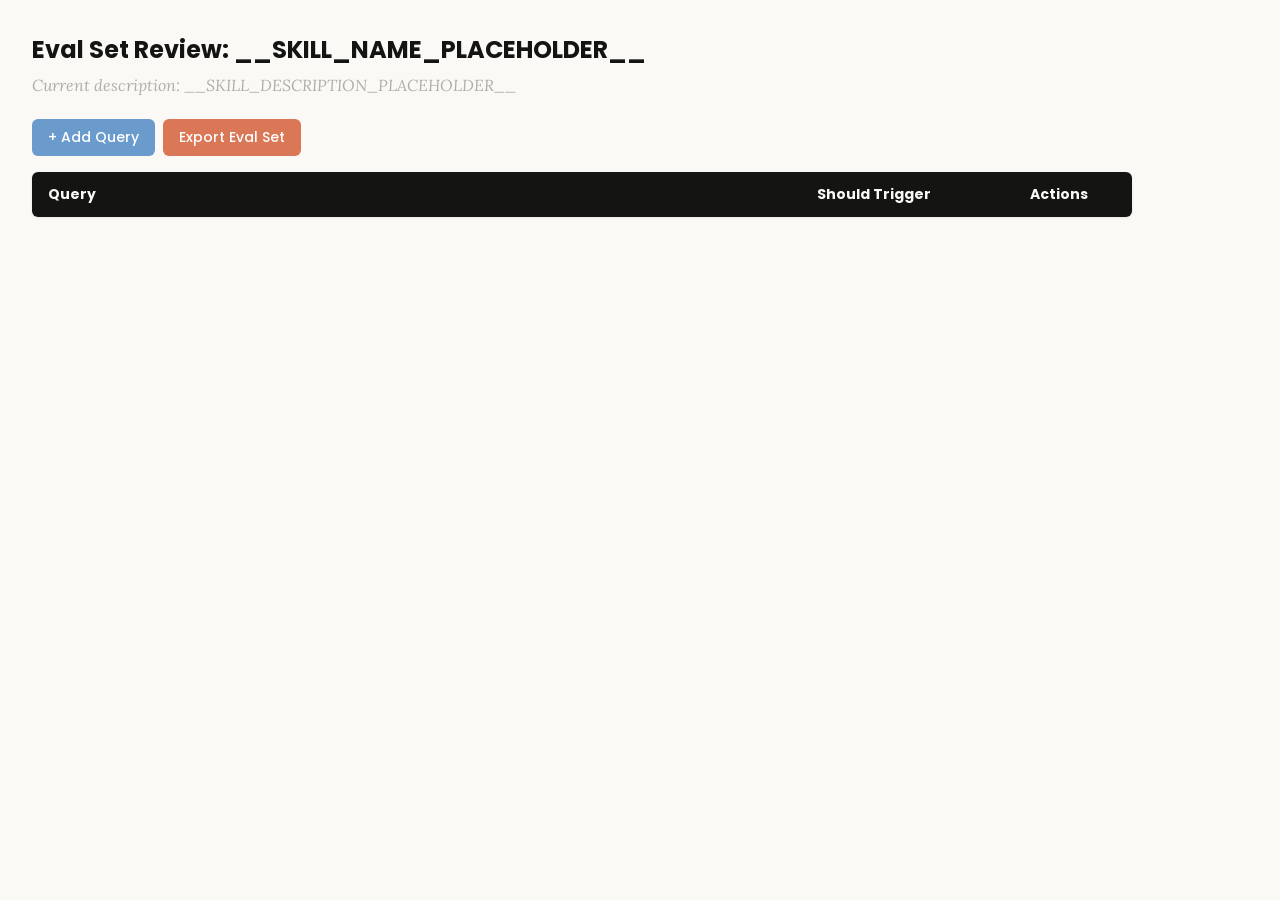
<file: .agents/skills/skill-creator/assets/eval_review.html>
<!DOCTYPE html>
<html lang="en">
<head>
  <meta charset="UTF-8">
  <meta name="viewport" content="width=device-width, initial-scale=1.0">
  <title>Eval Set Review - __SKILL_NAME_PLACEHOLDER__</title>
  <link rel="preconnect" href="https://fonts.googleapis.com">
  <link rel="preconnect" href="https://fonts.gstatic.com" crossorigin>
  <link href="https://fonts.googleapis.com/css2?family=Poppins:wght@500;600&family=Lora:wght@400;500&display=swap" rel="stylesheet">
  <style>
    * { box-sizing: border-box; margin: 0; padding: 0; }
    body { font-family: 'Lora', Georgia, serif; background: #faf9f5; padding: 2rem; color: #141413; }
    h1 { font-family: 'Poppins', sans-serif; margin-bottom: 0.5rem; font-size: 1.5rem; }
    .description { color: #b0aea5; margin-bottom: 1.5rem; font-style: italic; max-width: 900px; }
    .controls { margin-bottom: 1rem; display: flex; gap: 0.5rem; }
    .btn { font-family: 'Poppins', sans-serif; padding: 0.5rem 1rem; border: none; border-radius: 6px; cursor: pointer; font-size: 0.875rem; font-weight: 500; }
    .btn-add { background: #6a9bcc; color: white; }
    .btn-add:hover { background: #5889b8; }
    .btn-export { background: #d97757; color: white; }
    .btn-export:hover { background: #c4613f; }
    table { width: 100%; max-width: 1100px; border-collapse: collapse; background: white; border-radius: 6px; overflow: hidden; box-shadow: 0 1px 3px rgba(0,0,0,0.08); }
    th { font-family: 'Poppins', sans-serif; background: #141413; color: #faf9f5; padding: 0.75rem 1rem; text-align: left; font-size: 0.875rem; }
    td { padding: 0.75rem 1rem; border-bottom: 1px solid #e8e6dc; vertical-align: top; }
    tr:nth-child(even) td { background: #faf9f5; }
    tr:hover td { background: #f3f1ea; }
    .section-header td { background: #e8e6dc; font-family: 'Poppins', sans-serif; font-weight: 500; font-size: 0.8rem; color: #141413; text-transform: uppercase; letter-spacing: 0.05em; }
    .query-input { width: 100%; padding: 0.4rem; border: 1px solid #e8e6dc; border-radius: 4px; font-size: 0.875rem; font-family: 'Lora', Georgia, serif; resize: vertical; min-height: 60px; }
    .query-input:focus { outline: none; border-color: #d97757; box-shadow: 0 0 0 2px rgba(217,119,87,0.15); }
    .toggle { position: relative; display: inline-block; width: 44px; height: 24px; }
    .toggle input { opacity: 0; width: 0; height: 0; }
    .toggle .slider { position: absolute; inset: 0; background: #b0aea5; border-radius: 24px; cursor: pointer; transition: 0.2s; }
    .toggle .slider::before { content: ""; position: absolute; width: 18px; height: 18px; left: 3px; bottom: 3px; background: white; border-radius: 50%; transition: 0.2s; }
    .toggle input:checked + .slider { background: #d97757; }
    .toggle input:checked + .slider::before { transform: translateX(20px); }
    .btn-delete { background: #c44; color: white; padding: 0.3rem 0.6rem; border: none; border-radius: 4px; cursor: pointer; font-size: 0.75rem; font-family: 'Poppins', sans-serif; }
    .btn-delete:hover { background: #a33; }
    .summary { margin-top: 1rem; color: #b0aea5; font-size: 0.875rem; }
  </style>
</head>
<body>
  <h1>Eval Set Review: <span id="skill-name">__SKILL_NAME_PLACEHOLDER__</span></h1>
  <p class="description">Current description: <span id="skill-desc">__SKILL_DESCRIPTION_PLACEHOLDER__</span></p>

  <div class="controls">
    <button class="btn btn-add" onclick="addRow()">+ Add Query</button>
    <button class="btn btn-export" onclick="exportEvalSet()">Export Eval Set</button>
  </div>

  <table>
    <thead>
      <tr>
        <th style="width:65%">Query</th>
        <th style="width:18%">Should Trigger</th>
        <th style="width:10%">Actions</th>
      </tr>
    </thead>
    <tbody id="eval-body"></tbody>
  </table>

  <p class="summary" id="summary"></p>

  <script>
    const EVAL_DATA = __EVAL_DATA_PLACEHOLDER__;

    let evalItems = [...EVAL_DATA];

    function render() {
      const tbody = document.getElementById('eval-body');
      tbody.innerHTML = '';

      // Sort: should-trigger first, then should-not-trigger
      const sorted = evalItems
        .map((item, origIdx) => ({ ...item, origIdx }))
        .sort((a, b) => (b.should_trigger ? 1 : 0) - (a.should_trigger ? 1 : 0));

      let lastGroup = null;
      sorted.forEach(item => {
        const group = item.should_trigger ? 'trigger' : 'no-trigger';
        if (group !== lastGroup) {
          const headerRow = document.createElement('tr');
          headerRow.className = 'section-header';
          headerRow.innerHTML = `<td colspan="3">${item.should_trigger ? 'Should Trigger' : 'Should NOT Trigger'}</td>`;
          tbody.appendChild(headerRow);
          lastGroup = group;
        }

        const idx = item.origIdx;
        const tr = document.createElement('tr');
        tr.innerHTML = `
          <td><textarea class="query-input" onchange="updateQuery(${idx}, this.value)">${escapeHtml(item.query)}</textarea></td>
          <td>
            <label class="toggle">
              <input type="checkbox" ${item.should_trigger ? 'checked' : ''} onchange="updateTrigger(${idx}, this.checked)">
              <span class="slider"></span>
            </label>
            <span style="margin-left:8px;font-size:0.8rem;color:#b0aea5">${item.should_trigger ? 'Yes' : 'No'}</span>
          </td>
          <td><button class="btn-delete" onclick="deleteRow(${idx})">Delete</button></td>
        `;
        tbody.appendChild(tr);
      });
      updateSummary();
    }

    function escapeHtml(text) {
      const div = document.createElement('div');
      div.textContent = text;
      return div.innerHTML;
    }

    function updateQuery(idx, value) { evalItems[idx].query = value; updateSummary(); }
    function updateTrigger(idx, value) { evalItems[idx].should_trigger = value; render(); }
    function deleteRow(idx) { evalItems.splice(idx, 1); render(); }

    function addRow() {
      evalItems.push({ query: '', should_trigger: true });
      render();
      const inputs = document.querySelectorAll('.query-input');
      inputs[inputs.length - 1].focus();
    }

    function updateSummary() {
      const trigger = evalItems.filter(i => i.should_trigger).length;
      const noTrigger = evalItems.filter(i => !i.should_trigger).length;
      document.getElementById('summary').textContent =
        `${evalItems.length} queries total: ${trigger} should trigger, ${noTrigger} should not trigger`;
    }

    function exportEvalSet() {
      const valid = evalItems.filter(i => i.query.trim() !== '');
      const data = valid.map(i => ({ query: i.query.trim(), should_trigger: i.should_trigger }));
      const blob = new Blob([JSON.stringify(data, null, 2)], { type: 'application/json' });
      const url = URL.createObjectURL(blob);
      const a = document.createElement('a');
      a.href = url;
      a.download = 'eval_set.json';
      document.body.appendChild(a);
      a.click();
      document.body.removeChild(a);
      URL.revokeObjectURL(url);
    }

    render();
  </script>
</body>
</html>
</file>
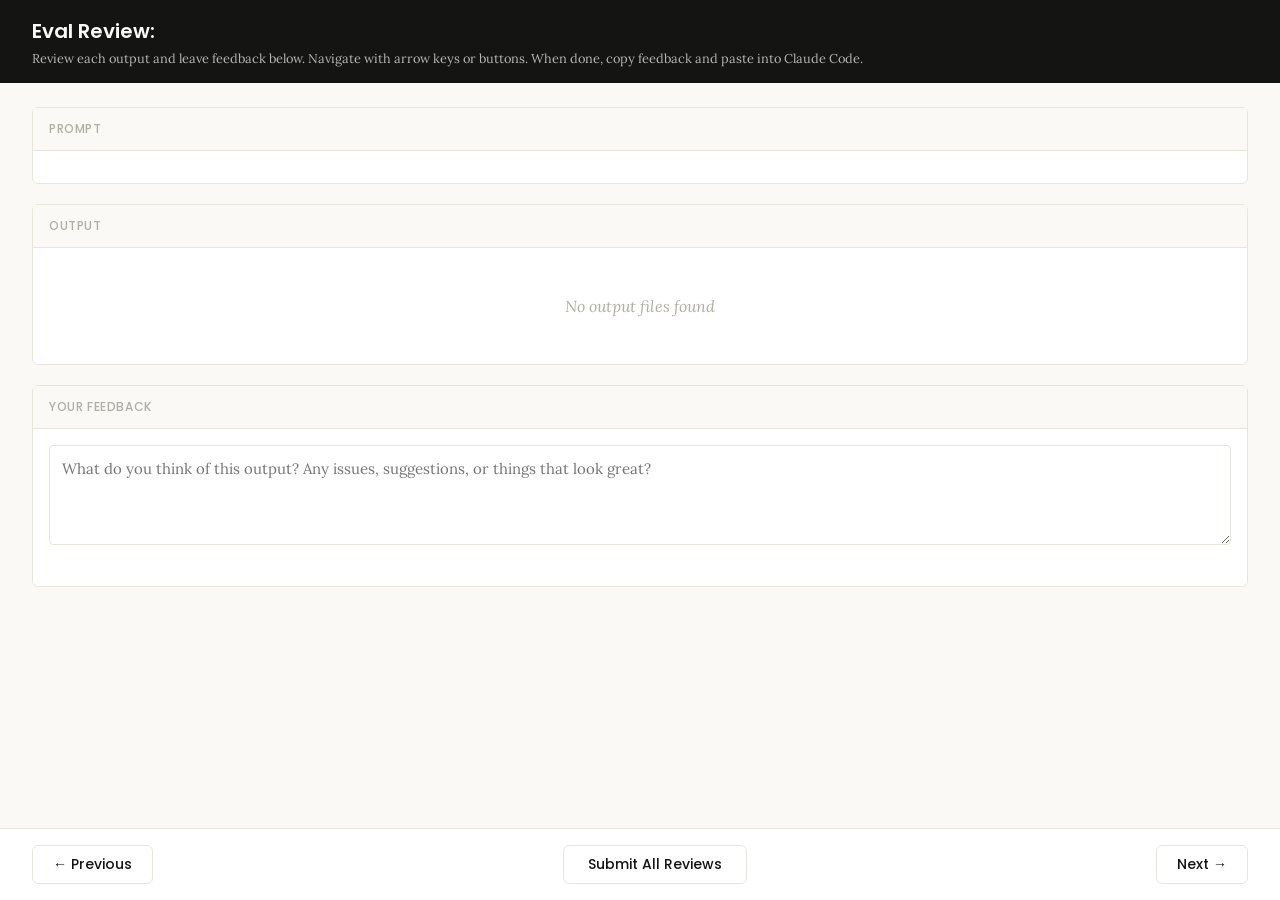
<file: .agents/skills/skill-creator/eval-viewer/viewer.html>
<!DOCTYPE html>
<html lang="en">
<head>
  <meta charset="UTF-8">
  <meta name="viewport" content="width=device-width, initial-scale=1.0">
  <title>Eval Review</title>
  <link rel="preconnect" href="https://fonts.googleapis.com">
  <link rel="preconnect" href="https://fonts.gstatic.com" crossorigin>
  <link href="https://fonts.googleapis.com/css2?family=Poppins:wght@500;600&family=Lora:wght@400;500&display=swap" rel="stylesheet">
  <script src="https://cdn.sheetjs.com/xlsx-0.20.3/package/dist/xlsx.full.min.js" integrity="sha384-EnyY0/GSHQGSxSgMwaIPzSESbqoOLSexfnSMN2AP+39Ckmn92stwABZynq1JyzdT" crossorigin="anonymous"></script>
  <style>
    :root {
      --bg: #faf9f5;
      --surface: #ffffff;
      --border: #e8e6dc;
      --text: #141413;
      --text-muted: #b0aea5;
      --accent: #d97757;
      --accent-hover: #c4613f;
      --green: #788c5d;
      --green-bg: #eef2e8;
      --red: #c44;
      --red-bg: #fceaea;
      --header-bg: #141413;
      --header-text: #faf9f5;
      --radius: 6px;
    }

    * { box-sizing: border-box; margin: 0; padding: 0; }

    body {
      font-family: 'Lora', Georgia, serif;
      background: var(--bg);
      color: var(--text);
      height: 100vh;
      display: flex;
      flex-direction: column;
    }

    /* ---- Header ---- */
    .header {
      background: var(--header-bg);
      color: var(--header-text);
      padding: 1rem 2rem;
      display: flex;
      justify-content: space-between;
      align-items: center;
      flex-shrink: 0;
    }
    .header h1 {
      font-family: 'Poppins', sans-serif;
      font-size: 1.25rem;
      font-weight: 600;
    }
    .header .instructions {
      font-size: 0.8rem;
      opacity: 0.7;
      margin-top: 0.25rem;
    }
    .header .progress {
      font-size: 0.875rem;
      opacity: 0.8;
      text-align: right;
    }

    /* ---- Main content ---- */
    .main {
      flex: 1;
      overflow-y: auto;
      padding: 1.5rem 2rem;
      display: flex;
      flex-direction: column;
      gap: 1.25rem;
    }

    /* ---- Sections ---- */
    .section {
      background: var(--surface);
      border: 1px solid var(--border);
      border-radius: var(--radius);
      flex-shrink: 0;
    }
    .section-header {
      font-family: 'Poppins', sans-serif;
      padding: 0.75rem 1rem;
      font-size: 0.75rem;
      font-weight: 500;
      text-transform: uppercase;
      letter-spacing: 0.05em;
      color: var(--text-muted);
      border-bottom: 1px solid var(--border);
      background: var(--bg);
    }
    .section-body {
      padding: 1rem;
    }

    /* ---- Config badge ---- */
    .config-badge {
      display: inline-block;
      padding: 0.2rem 0.625rem;
      border-radius: 9999px;
      font-family: 'Poppins', sans-serif;
      font-size: 0.6875rem;
      font-weight: 600;
      text-transform: uppercase;
      letter-spacing: 0.03em;
      margin-left: 0.75rem;
      vertical-align: middle;
    }
    .config-badge.config-primary {
      background: rgba(33, 150, 243, 0.12);
      color: #1976d2;
    }
    .config-badge.config-baseline {
      background: rgba(255, 193, 7, 0.15);
      color: #f57f17;
    }

    /* ---- Prompt ---- */
    .prompt-text {
      white-space: pre-wrap;
      font-size: 0.9375rem;
      line-height: 1.6;
    }

    /* ---- Outputs ---- */
    .output-file {
      border: 1px solid var(--border);
      border-radius: var(--radius);
      overflow: hidden;
    }
    .output-file + .output-file {
      margin-top: 1rem;
    }
    .output-file-header {
      padding: 0.5rem 0.75rem;
      font-size: 0.8rem;
      font-weight: 600;
      color: var(--text-muted);
      background: var(--bg);
      border-bottom: 1px solid var(--border);
      font-family: 'SF Mono', SFMono-Regular, Consolas, 'Liberation Mono', Menlo, monospace;
      display: flex;
      justify-content: space-between;
      align-items: center;
    }
    .output-file-header .dl-btn {
      font-size: 0.7rem;
      color: var(--accent);
      text-decoration: none;
      cursor: pointer;
      font-family: -apple-system, BlinkMacSystemFont, 'Segoe UI', sans-serif;
      font-weight: 500;
      opacity: 0.8;
    }
    .output-file-header .dl-btn:hover {
      opacity: 1;
      text-decoration: underline;
    }
    .output-file-content {
      padding: 0.75rem;
      overflow-x: auto;
    }
    .output-file-content pre {
      font-size: 0.8125rem;
      line-height: 1.5;
      white-space: pre-wrap;
      word-break: break-word;
      font-family: 'SF Mono', SFMono-Regular, Consolas, 'Liberation Mono', Menlo, monospace;
    }
    .output-file-content img {
      max-width: 100%;
      height: auto;
      border-radius: 4px;
    }
    .output-file-content iframe {
      width: 100%;
      height: 600px;
      border: none;
    }
    .output-file-content table {
      border-collapse: collapse;
      font-size: 0.8125rem;
      width: 100%;
    }
    .output-file-content table td,
    .output-file-content table th {
      border: 1px solid var(--border);
      padding: 0.375rem 0.5rem;
      text-align: left;
    }
    .output-file-content table th {
      background: var(--bg);
      font-weight: 600;
    }
    .output-file-content .download-link {
      display: inline-flex;
      align-items: center;
      gap: 0.5rem;
      padding: 0.5rem 1rem;
      background: var(--bg);
      border: 1px solid var(--border);
      border-radius: 4px;
      color: var(--accent);
      text-decoration: none;
      font-size: 0.875rem;
      cursor: pointer;
    }
    .output-file-content .download-link:hover {
      background: var(--border);
    }
    .empty-state {
      color: var(--text-muted);
      font-style: italic;
      padding: 2rem;
      text-align: center;
    }

    /* ---- Feedback ---- */
    .prev-feedback {
      background: var(--bg);
      border: 1px solid var(--border);
      border-radius: 4px;
      padding: 0.625rem 0.75rem;
      margin-top: 0.75rem;
      font-size: 0.8125rem;
      color: var(--text-muted);
      line-height: 1.5;
    }
    .prev-feedback-label {
      font-size: 0.7rem;
      font-weight: 600;
      text-transform: uppercase;
      letter-spacing: 0.04em;
      margin-bottom: 0.25rem;
      color: var(--text-muted);
    }
    .feedback-textarea {
      width: 100%;
      min-height: 100px;
      padding: 0.75rem;
      border: 1px solid var(--border);
      border-radius: 4px;
      font-family: inherit;
      font-size: 0.9375rem;
      line-height: 1.5;
      resize: vertical;
      color: var(--text);
    }
    .feedback-textarea:focus {
      outline: none;
      border-color: var(--accent);
      box-shadow: 0 0 0 3px rgba(37, 99, 235, 0.1);
    }
    .feedback-status {
      font-size: 0.75rem;
      color: var(--text-muted);
      margin-top: 0.5rem;
      min-height: 1.1em;
    }

    /* ---- Grades (collapsible) ---- */
    .grades-toggle {
      display: flex;
      align-items: center;
      cursor: pointer;
      user-select: none;
    }
    .grades-toggle:hover {
      color: var(--accent);
    }
    .grades-toggle .arrow {
      margin-right: 0.5rem;
      transition: transform 0.15s;
      font-size: 0.75rem;
    }
    .grades-toggle .arrow.open {
      transform: rotate(90deg);
    }
    .grades-content {
      display: none;
      margin-top: 0.75rem;
    }
    .grades-content.open {
      display: block;
    }
    .grades-summary {
      font-size: 0.875rem;
      margin-bottom: 0.75rem;
      display: flex;
      align-items: center;
      gap: 0.5rem;
    }
    .grade-badge {
      display: inline-block;
      padding: 0.125rem 0.5rem;
      border-radius: 9999px;
      font-size: 0.75rem;
      font-weight: 600;
    }
    .grade-pass { background: var(--green-bg); color: var(--green); }
    .grade-fail { background: var(--red-bg); color: var(--red); }
    .assertion-list {
      list-style: none;
    }
    .assertion-item {
      padding: 0.625rem 0;
      border-bottom: 1px solid var(--border);
      font-size: 0.8125rem;
    }
    .assertion-item:last-child { border-bottom: none; }
    .assertion-status {
      font-weight: 600;
      margin-right: 0.5rem;
    }
    .assertion-status.pass { color: var(--green); }
    .assertion-status.fail { color: var(--red); }
    .assertion-evidence {
      color: var(--text-muted);
      font-size: 0.75rem;
      margin-top: 0.25rem;
      padding-left: 1.5rem;
    }

    /* ---- View tabs ---- */
    .view-tabs {
      display: flex;
      gap: 0;
      padding: 0 2rem;
      background: var(--bg);
      border-bottom: 1px solid var(--border);
      flex-shrink: 0;
    }
    .view-tab {
      font-family: 'Poppins', sans-serif;
      padding: 0.625rem 1.25rem;
      font-size: 0.8125rem;
      font-weight: 500;
      cursor: pointer;
      border: none;
      background: none;
      color: var(--text-muted);
      border-bottom: 2px solid transparent;
      transition: all 0.15s;
    }
    .view-tab:hover { color: var(--text); }
    .view-tab.active {
      color: var(--accent);
      border-bottom-color: var(--accent);
    }
    .view-panel { display: none; }
    .view-panel.active { display: flex; flex-direction: column; flex: 1; overflow: hidden; }

    /* ---- Benchmark view ---- */
    .benchmark-view {
      padding: 1.5rem 2rem;
      overflow-y: auto;
      flex: 1;
    }
    .benchmark-table {
      border-collapse: collapse;
      background: var(--surface);
      border: 1px solid var(--border);
      border-radius: var(--radius);
      font-size: 0.8125rem;
      width: 100%;
      margin-bottom: 1.5rem;
    }
    .benchmark-table th, .benchmark-table td {
      padding: 0.625rem 0.75rem;
      text-align: left;
      border: 1px solid var(--border);
    }
    .benchmark-table th {
      font-family: 'Poppins', sans-serif;
      background: var(--header-bg);
      color: var(--header-text);
      font-weight: 500;
      font-size: 0.75rem;
      text-transform: uppercase;
      letter-spacing: 0.04em;
    }
    .benchmark-table tr:hover { background: var(--bg); }
    .benchmark-table tr.benchmark-row-with { background: rgba(33, 150, 243, 0.06); }
    .benchmark-table tr.benchmark-row-without { background: rgba(255, 193, 7, 0.06); }
    .benchmark-table tr.benchmark-row-with:hover { background: rgba(33, 150, 243, 0.12); }
    .benchmark-table tr.benchmark-row-without:hover { background: rgba(255, 193, 7, 0.12); }
    .benchmark-table tr.benchmark-row-avg { font-weight: 600; border-top: 2px solid var(--border); }
    .benchmark-table tr.benchmark-row-avg.benchmark-row-with { background: rgba(33, 150, 243, 0.12); }
    .benchmark-table tr.benchmark-row-avg.benchmark-row-without { background: rgba(255, 193, 7, 0.12); }
    .benchmark-delta-positive { color: var(--green); font-weight: 600; }
    .benchmark-delta-negative { color: var(--red); font-weight: 600; }
    .benchmark-notes {
      background: var(--surface);
      border: 1px solid var(--border);
      border-radius: var(--radius);
      padding: 1rem;
    }
    .benchmark-notes h3 {
      font-family: 'Poppins', sans-serif;
      font-size: 0.875rem;
      margin-bottom: 0.75rem;
    }
    .benchmark-notes ul {
      list-style: disc;
      padding-left: 1.25rem;
    }
    .benchmark-notes li {
      font-size: 0.8125rem;
      line-height: 1.6;
      margin-bottom: 0.375rem;
    }
    .benchmark-empty {
      color: var(--text-muted);
      font-style: italic;
      text-align: center;
      padding: 3rem;
    }

    /* ---- Navigation ---- */
    .nav {
      display: flex;
      justify-content: space-between;
      align-items: center;
      padding: 1rem 2rem;
      border-top: 1px solid var(--border);
      background: var(--surface);
      flex-shrink: 0;
    }
    .nav-btn {
      font-family: 'Poppins', sans-serif;
      padding: 0.5rem 1.25rem;
      border: 1px solid var(--border);
      border-radius: var(--radius);
      background: var(--surface);
      cursor: pointer;
      font-size: 0.875rem;
      font-weight: 500;
      color: var(--text);
      transition: all 0.15s;
    }
    .nav-btn:hover:not(:disabled) {
      background: var(--bg);
      border-color: var(--text-muted);
    }
    .nav-btn:disabled {
      opacity: 0.4;
      cursor: not-allowed;
    }
    .done-btn {
      font-family: 'Poppins', sans-serif;
      padding: 0.5rem 1.5rem;
      border: 1px solid var(--border);
      border-radius: var(--radius);
      background: var(--surface);
      color: var(--text);
      cursor: pointer;
      font-size: 0.875rem;
      font-weight: 500;
      transition: all 0.15s;
    }
    .done-btn:hover {
      background: var(--bg);
      border-color: var(--text-muted);
    }
    .done-btn.ready {
      border: none;
      background: var(--accent);
      color: white;
      font-weight: 600;
    }
    .done-btn.ready:hover {
      background: var(--accent-hover);
    }
    /* ---- Done overlay ---- */
    .done-overlay {
      display: none;
      position: fixed;
      inset: 0;
      background: rgba(0, 0, 0, 0.5);
      z-index: 100;
      justify-content: center;
      align-items: center;
    }
    .done-overlay.visible {
      display: flex;
    }
    .done-card {
      background: var(--surface);
      border-radius: 12px;
      padding: 2rem 3rem;
      text-align: center;
      box-shadow: 0 20px 60px rgba(0, 0, 0, 0.3);
      max-width: 500px;
    }
    .done-card h2 {
      font-size: 1.5rem;
      margin-bottom: 0.5rem;
    }
    .done-card p {
      color: var(--text-muted);
      margin-bottom: 1.5rem;
      line-height: 1.5;
    }
    .done-card .btn-row {
      display: flex;
      gap: 0.5rem;
      justify-content: center;
    }
    .done-card button {
      padding: 0.5rem 1.25rem;
      border: 1px solid var(--border);
      border-radius: var(--radius);
      background: var(--surface);
      cursor: pointer;
      font-size: 0.875rem;
    }
    .done-card button:hover {
      background: var(--bg);
    }
    /* ---- Toast ---- */
    .toast {
      position: fixed;
      bottom: 5rem;
      left: 50%;
      transform: translateX(-50%);
      background: var(--header-bg);
      color: var(--header-text);
      padding: 0.625rem 1.25rem;
      border-radius: var(--radius);
      font-size: 0.875rem;
      opacity: 0;
      transition: opacity 0.3s;
      pointer-events: none;
      z-index: 200;
    }
    .toast.visible {
      opacity: 1;
    }
  </style>
</head>
<body>
  <div id="app" style="height:100vh; display:flex; flex-direction:column;">
    <div class="header">
      <div>
        <h1>Eval Review: <span id="skill-name"></span></h1>
        <div class="instructions">Review each output and leave feedback below. Navigate with arrow keys or buttons. When done, copy feedback and paste into Claude Code.</div>
      </div>
      <div class="progress" id="progress"></div>
    </div>

    <!-- View tabs (only shown when benchmark data exists) -->
    <div class="view-tabs" id="view-tabs" style="display:none;">
      <button class="view-tab active" onclick="switchView('outputs')">Outputs</button>
      <button class="view-tab" onclick="switchView('benchmark')">Benchmark</button>
    </div>

    <!-- Outputs panel (qualitative review) -->
    <div class="view-panel active" id="panel-outputs">
    <div class="main">
      <!-- Prompt -->
      <div class="section">
        <div class="section-header">Prompt <span class="config-badge" id="config-badge" style="display:none;"></span></div>
        <div class="section-body">
          <div class="prompt-text" id="prompt-text"></div>
        </div>
      </div>

      <!-- Outputs -->
      <div class="section">
        <div class="section-header">Output</div>
        <div class="section-body" id="outputs-body">
          <div class="empty-state">No output files found</div>
        </div>
      </div>

      <!-- Previous Output (collapsible) -->
      <div class="section" id="prev-outputs-section" style="display:none;">
        <div class="section-header">
          <div class="grades-toggle" onclick="togglePrevOutputs()">
            <span class="arrow" id="prev-outputs-arrow">&#9654;</span>
            Previous Output
          </div>
        </div>
        <div class="grades-content" id="prev-outputs-content"></div>
      </div>

      <!-- Grades (collapsible) -->
      <div class="section" id="grades-section" style="display:none;">
        <div class="section-header">
          <div class="grades-toggle" onclick="toggleGrades()">
            <span class="arrow" id="grades-arrow">&#9654;</span>
            Formal Grades
          </div>
        </div>
        <div class="grades-content" id="grades-content"></div>
      </div>

      <!-- Feedback -->
      <div class="section">
        <div class="section-header">Your Feedback</div>
        <div class="section-body">
          <textarea
            class="feedback-textarea"
            id="feedback"
            placeholder="What do you think of this output? Any issues, suggestions, or things that look great?"
          ></textarea>
          <div class="feedback-status" id="feedback-status"></div>
          <div class="prev-feedback" id="prev-feedback" style="display:none;">
            <div class="prev-feedback-label">Previous feedback</div>
            <div id="prev-feedback-text"></div>
          </div>
        </div>
      </div>
    </div>

    <div class="nav" id="outputs-nav">
      <button class="nav-btn" id="prev-btn" onclick="navigate(-1)">&#8592; Previous</button>
      <button class="done-btn" id="done-btn" onclick="showDoneDialog()">Submit All Reviews</button>
      <button class="nav-btn" id="next-btn" onclick="navigate(1)">Next &#8594;</button>
    </div>
    </div><!-- end panel-outputs -->

    <!-- Benchmark panel (quantitative stats) -->
    <div class="view-panel" id="panel-benchmark">
      <div class="benchmark-view" id="benchmark-content">
        <div class="benchmark-empty">No benchmark data available. Run a benchmark to see quantitative results here.</div>
      </div>
    </div>
  </div>

  <!-- Done overlay -->
  <div class="done-overlay" id="done-overlay">
    <div class="done-card">
      <h2>Review Complete</h2>
      <p>Your feedback has been saved. Go back to your Claude Code session and tell Claude you're done reviewing.</p>
      <div class="btn-row">
        <button onclick="closeDoneDialog()">OK</button>
      </div>
    </div>
  </div>

  <!-- Toast -->
  <div class="toast" id="toast"></div>

  <script>
    // ---- Embedded data (injected by generate_review.py) ----
    /*__EMBEDDED_DATA__*/

    // ---- State ----
    let feedbackMap = {};  // run_id -> feedback text
    let currentIndex = 0;
    let visitedRuns = new Set();

    // ---- Init ----
    async function init() {
      // Load saved feedback from server — but only if this isn't a fresh
      // iteration (indicated by previous_feedback being present). When
      // previous feedback exists, the feedback.json on disk is stale from
      // the prior iteration and should not pre-fill the textareas.
      const hasPrevious = Object.keys(EMBEDDED_DATA.previous_feedback || {}).length > 0
        || Object.keys(EMBEDDED_DATA.previous_outputs || {}).length > 0;
      if (!hasPrevious) {
        try {
          const resp = await fetch("/api/feedback");
          const data = await resp.json();
          if (data.reviews) {
            for (const r of data.reviews) feedbackMap[r.run_id] = r.feedback;
          }
        } catch { /* first run, no feedback yet */ }
      }

      document.getElementById("skill-name").textContent = EMBEDDED_DATA.skill_name;
      showRun(0);

      // Wire up feedback auto-save
      const textarea = document.getElementById("feedback");
      let saveTimeout = null;
      textarea.addEventListener("input", () => {
        clearTimeout(saveTimeout);
        document.getElementById("feedback-status").textContent = "";
        saveTimeout = setTimeout(() => saveCurrentFeedback(), 800);
      });
    }

    // ---- Navigation ----
    function navigate(delta) {
      const newIndex = currentIndex + delta;
      if (newIndex >= 0 && newIndex < EMBEDDED_DATA.runs.length) {
        saveCurrentFeedback();
        showRun(newIndex);
      }
    }

    function updateNavButtons() {
      document.getElementById("prev-btn").disabled = currentIndex === 0;
      document.getElementById("next-btn").disabled =
        currentIndex === EMBEDDED_DATA.runs.length - 1;
    }

    // ---- Show a run ----
    function showRun(index) {
      currentIndex = index;
      const run = EMBEDDED_DATA.runs[index];

      // Progress
      document.getElementById("progress").textContent =
        `${index + 1} of ${EMBEDDED_DATA.runs.length}`;

      // Prompt
      document.getElementById("prompt-text").textContent = run.prompt;

      // Config badge
      const badge = document.getElementById("config-badge");
      const configMatch = run.id.match(/(with_skill|without_skill|new_skill|old_skill)/);
      if (configMatch) {
        const config = configMatch[1];
        const isBaseline = config === "without_skill" || config === "old_skill";
        badge.textContent = config.replace(/_/g, " ");
        badge.className = "config-badge " + (isBaseline ? "config-baseline" : "config-primary");
        badge.style.display = "inline-block";
      } else {
        badge.style.display = "none";
      }

      // Outputs
      renderOutputs(run);

      // Previous outputs
      renderPrevOutputs(run);

      // Grades
      renderGrades(run);

      // Previous feedback
      const prevFb = (EMBEDDED_DATA.previous_feedback || {})[run.id];
      const prevEl = document.getElementById("prev-feedback");
      if (prevFb) {
        document.getElementById("prev-feedback-text").textContent = prevFb;
        prevEl.style.display = "block";
      } else {
        prevEl.style.display = "none";
      }

      // Feedback
      document.getElementById("feedback").value = feedbackMap[run.id] || "";
      document.getElementById("feedback-status").textContent = "";

      updateNavButtons();

      // Track visited runs and promote done button when all visited
      visitedRuns.add(index);
      const doneBtn = document.getElementById("done-btn");
      if (visitedRuns.size >= EMBEDDED_DATA.runs.length) {
        doneBtn.classList.add("ready");
      }

      // Scroll main content to top
      document.querySelector(".main").scrollTop = 0;
    }

    // ---- Render outputs ----
    function renderOutputs(run) {
      const container = document.getElementById("outputs-body");
      container.innerHTML = "";

      const outputs = run.outputs || [];
      if (outputs.length === 0) {
        container.innerHTML = '<div class="empty-state">No output files</div>';
        return;
      }

      for (const file of outputs) {
        const fileDiv = document.createElement("div");
        fileDiv.className = "output-file";

        // Always show file header with download link
        const header = document.createElement("div");
        header.className = "output-file-header";
        const nameSpan = document.createElement("span");
        nameSpan.textContent = file.name;
        header.appendChild(nameSpan);
        const dlBtn = document.createElement("a");
        dlBtn.className = "dl-btn";
        dlBtn.textContent = "Download";
        dlBtn.download = file.name;
        dlBtn.href = getDownloadUri(file);
        header.appendChild(dlBtn);
        fileDiv.appendChild(header);

        const content = document.createElement("div");
        content.className = "output-file-content";

        if (file.type === "text") {
          const pre = document.createElement("pre");
          pre.textContent = file.content;
          content.appendChild(pre);
        } else if (file.type === "image") {
          const img = document.createElement("img");
          img.src = file.data_uri;
          img.alt = file.name;
          content.appendChild(img);
        } else if (file.type === "pdf") {
          const iframe = document.createElement("iframe");
          iframe.src = file.data_uri;
          content.appendChild(iframe);
        } else if (file.type === "xlsx") {
          renderXlsx(content, file.data_b64);
        } else if (file.type === "binary") {
          const a = document.createElement("a");
          a.className = "download-link";
          a.href = file.data_uri;
          a.download = file.name;
          a.textContent = "Download " + file.name;
          content.appendChild(a);
        } else if (file.type === "error") {
          const pre = document.createElement("pre");
          pre.textContent = file.content;
          pre.style.color = "var(--red)";
          content.appendChild(pre);
        }

        fileDiv.appendChild(content);
        container.appendChild(fileDiv);
      }
    }

    // ---- XLSX rendering via SheetJS ----
    function renderXlsx(container, b64Data) {
      try {
        const raw = Uint8Array.from(atob(b64Data), c => c.charCodeAt(0));
        const wb = XLSX.read(raw, { type: "array" });

        for (let i = 0; i < wb.SheetNames.length; i++) {
          const sheetName = wb.SheetNames[i];
          const ws = wb.Sheets[sheetName];

          if (wb.SheetNames.length > 1) {
            const sheetLabel = document.createElement("div");
            sheetLabel.style.cssText =
              "font-weight:600; font-size:0.8rem; color:#b0aea5; margin-top:0.5rem; margin-bottom:0.25rem;";
            sheetLabel.textContent = "Sheet: " + sheetName;
            container.appendChild(sheetLabel);
          }

          const htmlStr = XLSX.utils.sheet_to_html(ws, { editable: false });
          const wrapper = document.createElement("div");
          wrapper.innerHTML = htmlStr;
          container.appendChild(wrapper);
        }
      } catch (err) {
        container.textContent = "Error rendering spreadsheet: " + err.message;
      }
    }

    // ---- Grades ----
    function renderGrades(run) {
      const section = document.getElementById("grades-section");
      const content = document.getElementById("grades-content");

      if (!run.grading) {
        section.style.display = "none";
        return;
      }

      const grading = run.grading;
      section.style.display = "block";
      // Reset to collapsed
      content.classList.remove("open");
      document.getElementById("grades-arrow").classList.remove("open");

      const summary = grading.summary || {};
      const expectations = grading.expectations || [];

      let html = '<div style="padding: 1rem;">';

      // Summary line
      const passRate = summary.pass_rate != null
        ? Math.round(summary.pass_rate * 100) + "%"
        : "?";
      const badgeClass = summary.pass_rate >= 0.8 ? "grade-pass" : summary.pass_rate >= 0.5 ? "" : "grade-fail";
      html += '<div class="grades-summary">';
      html += '<span class="grade-badge ' + badgeClass + '">' + passRate + '</span>';
      html += '<span>' + (summary.passed || 0) + ' passed, ' + (summary.failed || 0) + ' failed of ' + (summary.total || 0) + '</span>';
      html += '</div>';

      // Assertions list
      html += '<ul class="assertion-list">';
      for (const exp of expectations) {
        const statusClass = exp.passed ? "pass" : "fail";
        const statusIcon = exp.passed ? "\u2713" : "\u2717";
        html += '<li class="assertion-item">';
        html += '<span class="assertion-status ' + statusClass + '">' + statusIcon + '</span>';
        html += '<span>' + escapeHtml(exp.text) + '</span>';
        if (exp.evidence) {
          html += '<div class="assertion-evidence">' + escapeHtml(exp.evidence) + '</div>';
        }
        html += '</li>';
      }
      html += '</ul>';

      html += '</div>';
      content.innerHTML = html;
    }

    function toggleGrades() {
      const content = document.getElementById("grades-content");
      const arrow = document.getElementById("grades-arrow");
      content.classList.toggle("open");
      arrow.classList.toggle("open");
    }

    // ---- Previous outputs (collapsible) ----
    function renderPrevOutputs(run) {
      const section = document.getElementById("prev-outputs-section");
      const content = document.getElementById("prev-outputs-content");
      const prevOutputs = (EMBEDDED_DATA.previous_outputs || {})[run.id];

      if (!prevOutputs || prevOutputs.length === 0) {
        section.style.display = "none";
        return;
      }

      section.style.display = "block";
      // Reset to collapsed
      content.classList.remove("open");
      document.getElementById("prev-outputs-arrow").classList.remove("open");

      // Render the files into the content area
      content.innerHTML = "";
      const wrapper = document.createElement("div");
      wrapper.style.padding = "1rem";

      for (const file of prevOutputs) {
        const fileDiv = document.createElement("div");
        fileDiv.className = "output-file";

        const header = document.createElement("div");
        header.className = "output-file-header";
        const nameSpan = document.createElement("span");
        nameSpan.textContent = file.name;
        header.appendChild(nameSpan);
        const dlBtn = document.createElement("a");
        dlBtn.className = "dl-btn";
        dlBtn.textContent = "Download";
        dlBtn.download = file.name;
        dlBtn.href = getDownloadUri(file);
        header.appendChild(dlBtn);
        fileDiv.appendChild(header);

        const fc = document.createElement("div");
        fc.className = "output-file-content";

        if (file.type === "text") {
          const pre = document.createElement("pre");
          pre.textContent = file.content;
          fc.appendChild(pre);
        } else if (file.type === "image") {
          const img = document.createElement("img");
          img.src = file.data_uri;
          img.alt = file.name;
          fc.appendChild(img);
        } else if (file.type === "pdf") {
          const iframe = document.createElement("iframe");
          iframe.src = file.data_uri;
          fc.appendChild(iframe);
        } else if (file.type === "xlsx") {
          renderXlsx(fc, file.data_b64);
        } else if (file.type === "binary") {
          const a = document.createElement("a");
          a.className = "download-link";
          a.href = file.data_uri;
          a.download = file.name;
          a.textContent = "Download " + file.name;
          fc.appendChild(a);
        }

        fileDiv.appendChild(fc);
        wrapper.appendChild(fileDiv);
      }

      content.appendChild(wrapper);
    }

    function togglePrevOutputs() {
      const content = document.getElementById("prev-outputs-content");
      const arrow = document.getElementById("prev-outputs-arrow");
      content.classList.toggle("open");
      arrow.classList.toggle("open");
    }

    // ---- Feedback (saved to server -> feedback.json) ----
    function saveCurrentFeedback() {
      const run = EMBEDDED_DATA.runs[currentIndex];
      const text = document.getElementById("feedback").value;

      if (text.trim() === "") {
        delete feedbackMap[run.id];
      } else {
        feedbackMap[run.id] = text;
      }

      // Build reviews array from map
      const reviews = [];
      for (const [run_id, feedback] of Object.entries(feedbackMap)) {
        if (feedback.trim()) {
          reviews.push({ run_id, feedback, timestamp: new Date().toISOString() });
        }
      }

      fetch("/api/feedback", {
        method: "POST",
        headers: { "Content-Type": "application/json" },
        body: JSON.stringify({ reviews, status: "in_progress" }),
      }).then(() => {
        document.getElementById("feedback-status").textContent = "Saved";
      }).catch(() => {
        // Static mode or server unavailable — no-op on auto-save,
        // feedback will be downloaded on final submit
        document.getElementById("feedback-status").textContent = "Will download on submit";
      });
    }

    // ---- Done ----
    function showDoneDialog() {
      // Save current textarea to feedbackMap (but don't POST yet)
      const run = EMBEDDED_DATA.runs[currentIndex];
      const text = document.getElementById("feedback").value;
      if (text.trim() === "") {
        delete feedbackMap[run.id];
      } else {
        feedbackMap[run.id] = text;
      }

      // POST once with status: complete — include ALL runs so the model
      // can distinguish "no feedback" (looks good) from "not reviewed"
      const reviews = [];
      const ts = new Date().toISOString();
      for (const r of EMBEDDED_DATA.runs) {
        reviews.push({ run_id: r.id, feedback: feedbackMap[r.id] || "", timestamp: ts });
      }
      const payload = JSON.stringify({ reviews, status: "complete" }, null, 2);
      fetch("/api/feedback", {
        method: "POST",
        headers: { "Content-Type": "application/json" },
        body: payload,
      }).then(() => {
        document.getElementById("done-overlay").classList.add("visible");
      }).catch(() => {
        // Server not available (static mode) — download as file
        const blob = new Blob([payload], { type: "application/json" });
        const url = URL.createObjectURL(blob);
        const a = document.createElement("a");
        a.href = url;
        a.download = "feedback.json";
        a.click();
        URL.revokeObjectURL(url);
        document.getElementById("done-overlay").classList.add("visible");
      });
    }

    function closeDoneDialog() {
      // Reset status back to in_progress
      saveCurrentFeedback();
      document.getElementById("done-overlay").classList.remove("visible");
    }

    // ---- Toast ----
    function showToast(message) {
      const toast = document.getElementById("toast");
      toast.textContent = message;
      toast.classList.add("visible");
      setTimeout(() => toast.classList.remove("visible"), 2000);
    }

    // ---- Keyboard nav ----
    document.addEventListener("keydown", (e) => {
      // Don't capture when typing in textarea
      if (e.target.tagName === "TEXTAREA") return;

      if (e.key === "ArrowLeft" || e.key === "ArrowUp") {
        e.preventDefault();
        navigate(-1);
      } else if (e.key === "ArrowRight" || e.key === "ArrowDown") {
        e.preventDefault();
        navigate(1);
      }
    });

    // ---- Util ----
    function getDownloadUri(file) {
      if (file.data_uri) return file.data_uri;
      if (file.data_b64) return "data:application/octet-stream;base64," + file.data_b64;
      if (file.type === "text") return "data:text/plain;charset=utf-8," + encodeURIComponent(file.content);
      return "#";
    }

    function escapeHtml(text) {
      const div = document.createElement("div");
      div.textContent = text;
      return div.innerHTML;
    }

    // ---- View switching ----
    function switchView(view) {
      document.querySelectorAll(".view-tab").forEach(t => t.classList.remove("active"));
      document.querySelectorAll(".view-panel").forEach(p => p.classList.remove("active"));
      document.querySelector(`[onclick="switchView('${view}')"]`).classList.add("active");
      document.getElementById("panel-" + view).classList.add("active");
    }

    // ---- Benchmark rendering ----
    function renderBenchmark() {
      const data = EMBEDDED_DATA.benchmark;
      if (!data) return;

      // Show the tabs
      document.getElementById("view-tabs").style.display = "flex";

      const container = document.getElementById("benchmark-content");
      const summary = data.run_summary || {};
      const metadata = data.metadata || {};
      const notes = data.notes || [];

      let html = "";

      // Header
      html += "<h2 style='font-family: Poppins, sans-serif; margin-bottom: 0.5rem;'>Benchmark Results</h2>";
      html += "<p style='color: var(--text-muted); font-size: 0.875rem; margin-bottom: 1.25rem;'>";
      if (metadata.skill_name) html += "<strong>" + escapeHtml(metadata.skill_name) + "</strong> &mdash; ";
      if (metadata.timestamp) html += metadata.timestamp + " &mdash; ";
      if (metadata.evals_run) html += "Evals: " + metadata.evals_run.join(", ") + " &mdash; ";
      html += (metadata.runs_per_configuration || "?") + " runs per configuration";
      html += "</p>";

      // Summary table
      html += '<table class="benchmark-table">';

      function fmtStat(stat, pct) {
        if (!stat) return "—";
        const suffix = pct ? "%" : "";
        const m = pct ? (stat.mean * 100).toFixed(0) : stat.mean.toFixed(1);
        const s = pct ? (stat.stddev * 100).toFixed(0) : stat.stddev.toFixed(1);
        return m + suffix + " ± " + s + suffix;
      }

      function deltaClass(val) {
        if (!val) return "";
        const n = parseFloat(val);
        if (n > 0) return "benchmark-delta-positive";
        if (n < 0) return "benchmark-delta-negative";
        return "";
      }

      // Discover config names dynamically (everything except "delta")
      const configs = Object.keys(summary).filter(k => k !== "delta");
      const configA = configs[0] || "config_a";
      const configB = configs[1] || "config_b";
      const labelA = configA.replace(/_/g, " ").replace(/\b\w/g, c => c.toUpperCase());
      const labelB = configB.replace(/_/g, " ").replace(/\b\w/g, c => c.toUpperCase());
      const a = summary[configA] || {};
      const b = summary[configB] || {};
      const delta = summary.delta || {};

      html += "<thead><tr><th>Metric</th><th>" + escapeHtml(labelA) + "</th><th>" + escapeHtml(labelB) + "</th><th>Delta</th></tr></thead>";
      html += "<tbody>";

      html += "<tr><td><strong>Pass Rate</strong></td>";
      html += "<td>" + fmtStat(a.pass_rate, true) + "</td>";
      html += "<td>" + fmtStat(b.pass_rate, true) + "</td>";
      html += '<td class="' + deltaClass(delta.pass_rate) + '">' + (delta.pass_rate || "—") + "</td></tr>";

      // Time (only show row if data exists)
      if (a.time_seconds || b.time_seconds) {
        html += "<tr><td><strong>Time (s)</strong></td>";
        html += "<td>" + fmtStat(a.time_seconds, false) + "</td>";
        html += "<td>" + fmtStat(b.time_seconds, false) + "</td>";
        html += '<td class="' + deltaClass(delta.time_seconds) + '">' + (delta.time_seconds ? delta.time_seconds + "s" : "—") + "</td></tr>";
      }

      // Tokens (only show row if data exists)
      if (a.tokens || b.tokens) {
        html += "<tr><td><strong>Tokens</strong></td>";
        html += "<td>" + fmtStat(a.tokens, false) + "</td>";
        html += "<td>" + fmtStat(b.tokens, false) + "</td>";
        html += '<td class="' + deltaClass(delta.tokens) + '">' + (delta.tokens || "—") + "</td></tr>";
      }

      html += "</tbody></table>";

      // Per-eval breakdown (if runs data available)
      const runs = data.runs || [];
      if (runs.length > 0) {
        const evalIds = [...new Set(runs.map(r => r.eval_id))].sort((a, b) => a - b);

        html += "<h3 style='font-family: Poppins, sans-serif; margin-bottom: 0.75rem;'>Per-Eval Breakdown</h3>";

        const hasTime = runs.some(r => r.result && r.result.time_seconds != null);
        const hasErrors = runs.some(r => r.result && r.result.errors > 0);

        for (const evalId of evalIds) {
          const evalRuns = runs.filter(r => r.eval_id === evalId);
          const evalName = evalRuns[0] && evalRuns[0].eval_name ? evalRuns[0].eval_name : "Eval " + evalId;

          html += "<h4 style='font-family: Poppins, sans-serif; margin: 1rem 0 0.5rem; color: var(--text);'>" + escapeHtml(evalName) + "</h4>";
          html += '<table class="benchmark-table">';
          html += "<thead><tr><th>Config</th><th>Run</th><th>Pass Rate</th>";
          if (hasTime) html += "<th>Time (s)</th>";
          if (hasErrors) html += "<th>Crashes During Execution</th>";
          html += "</tr></thead>";
          html += "<tbody>";

          // Group by config and render with average rows
          const configGroups = [...new Set(evalRuns.map(r => r.configuration))];
          for (let ci = 0; ci < configGroups.length; ci++) {
            const config = configGroups[ci];
            const configRuns = evalRuns.filter(r => r.configuration === config);
            if (configRuns.length === 0) continue;

            const rowClass = ci === 0 ? "benchmark-row-with" : "benchmark-row-without";
            const configLabel = config.replace(/_/g, " ").replace(/\b\w/g, c => c.toUpperCase());

            for (const run of configRuns) {
              const r = run.result || {};
              const prClass = r.pass_rate >= 0.8 ? "benchmark-delta-positive" : r.pass_rate < 0.5 ? "benchmark-delta-negative" : "";
              html += '<tr class="' + rowClass + '">';
              html += "<td>" + configLabel + "</td>";
              html += "<td>" + run.run_number + "</td>";
              html += '<td class="' + prClass + '">' + ((r.pass_rate || 0) * 100).toFixed(0) + "% (" + (r.passed || 0) + "/" + (r.total || 0) + ")</td>";
              if (hasTime) html += "<td>" + (r.time_seconds != null ? r.time_seconds.toFixed(1) : "—") + "</td>";
              if (hasErrors) html += "<td>" + (r.errors || 0) + "</td>";
              html += "</tr>";
            }

            // Average row
            const rates = configRuns.map(r => (r.result || {}).pass_rate || 0);
            const avgRate = rates.reduce((a, b) => a + b, 0) / rates.length;
            const avgPrClass = avgRate >= 0.8 ? "benchmark-delta-positive" : avgRate < 0.5 ? "benchmark-delta-negative" : "";
            html += '<tr class="benchmark-row-avg ' + rowClass + '">';
            html += "<td>" + configLabel + "</td>";
            html += "<td>Avg</td>";
            html += '<td class="' + avgPrClass + '">' + (avgRate * 100).toFixed(0) + "%</td>";
            if (hasTime) {
              const times = configRuns.map(r => (r.result || {}).time_seconds).filter(t => t != null);
              html += "<td>" + (times.length ? (times.reduce((a, b) => a + b, 0) / times.length).toFixed(1) : "—") + "</td>";
            }
            if (hasErrors) html += "<td></td>";
            html += "</tr>";
          }
          html += "</tbody></table>";

          // Per-assertion detail for this eval
          const runsWithExpectations = {};
          for (const config of configGroups) {
            runsWithExpectations[config] = evalRuns.filter(r => r.configuration === config && r.expectations && r.expectations.length > 0);
          }
          const hasAnyExpectations = Object.values(runsWithExpectations).some(runs => runs.length > 0);
          if (hasAnyExpectations) {
            // Collect all unique assertion texts across all configs
            const allAssertions = [];
            const seen = new Set();
            for (const config of configGroups) {
              for (const run of runsWithExpectations[config]) {
                for (const exp of (run.expectations || [])) {
                  if (!seen.has(exp.text)) {
                    seen.add(exp.text);
                    allAssertions.push(exp.text);
                  }
                }
              }
            }

            html += '<table class="benchmark-table" style="margin-top: 0.5rem;">';
            html += "<thead><tr><th>Assertion</th>";
            for (const config of configGroups) {
              const label = config.replace(/_/g, " ").replace(/\b\w/g, c => c.toUpperCase());
              html += "<th>" + escapeHtml(label) + "</th>";
            }
            html += "</tr></thead><tbody>";

            for (const assertionText of allAssertions) {
              html += "<tr><td>" + escapeHtml(assertionText) + "</td>";

              for (const config of configGroups) {
                html += "<td>";
                for (const run of runsWithExpectations[config]) {
                  const exp = (run.expectations || []).find(e => e.text === assertionText);
                  if (exp) {
                    const cls = exp.passed ? "benchmark-delta-positive" : "benchmark-delta-negative";
                    const icon = exp.passed ? "\u2713" : "\u2717";
                    html += '<span class="' + cls + '" title="Run ' + run.run_number + ': ' + escapeHtml(exp.evidence || "") + '">' + icon + "</span> ";
                  } else {
                    html += "— ";
                  }
                }
                html += "</td>";
              }
              html += "</tr>";
            }
            html += "</tbody></table>";
          }
        }
      }

      // Notes
      if (notes.length > 0) {
        html += '<div class="benchmark-notes">';
        html += "<h3>Analysis Notes</h3>";
        html += "<ul>";
        for (const note of notes) {
          html += "<li>" + escapeHtml(note) + "</li>";
        }
        html += "</ul></div>";
      }

      container.innerHTML = html;
    }

    // ---- Start ----
    init();
    renderBenchmark();
  </script>
</body>
</html>
</file>
<file: web/styles/study-hub.css>
@import url("./theme.css");

  body {
    height: 100vh;
    overflow: hidden;
    display: flex;
    flex-direction: column;
  }

  /* ── Page header + tabs ── */
  .page-top {
    position: relative; z-index: 10;
    padding: 40px 40px 0;
    display: flex;
    flex-direction: column;
    align-items: center;
    gap: 0;
  }

  .eyebrow {
    font-size: 11px; font-weight: 300; letter-spacing: 0.22em;
    text-transform: uppercase; color: var(--accent);
    margin-bottom: 10px;
  }

  .page-title {
    font-family: var(--font-display);
    font-size: clamp(24px, 4vw, 38px);
    font-weight: 700; line-height: 1.15;
    letter-spacing: -0.01em;
    margin-bottom: 28px;
    text-align: center;
  }

  .tabs {
    display: flex;
    border-bottom: 1px solid var(--border);
    width: 100%;
    max-width: 1200px;
    gap: 0;
  }

  .tab-btn {
    background: none; border: none;
    border-bottom: 2px solid transparent;
    color: var(--text-muted);
    cursor: pointer;
    font-family: var(--font-body);
    font-size: 13px; font-weight: 300;
    letter-spacing: 0.1em;
    padding: 10px 24px;
    margin-bottom: -1px;
    transition: color 0.15s, border-color 0.15s;
    text-transform: uppercase;
  }
  .tab-btn:hover { color: var(--text); }
  .tab-btn.active { color: var(--accent); border-bottom-color: var(--accent); }

  /* ── Tab panels ── */
  .tab-panel { display: none; position: relative; z-index: 1; flex: 1; min-height: 0; }
  .tab-panel.active { display: flex; flex-direction: column; min-height: 0; }

  /* ── Artifacts tab ── */
  #tab-artifacts {
    align-items: center;
    padding: 52px 20px 80px;
    overflow-y: auto;
  }

  .artifacts-container {
    width: 100%; max-width: 900px;
  }

  .section { margin-bottom: 48px; }

  .section-header {
    display: flex; align-items: center; gap: 14px;
    margin-bottom: 18px;
  }
  .section-label {
    font-size: 10px; font-weight: 300; letter-spacing: 0.24em;
    text-transform: uppercase; color: var(--accent);
    white-space: nowrap;
  }
  .section-line {
    flex: 1; height: 1px;
    background: linear-gradient(to right, var(--border), transparent);
  }

  .card-grid {
    display: grid;
    grid-template-columns: repeat(auto-fill, minmax(220px, 1fr));
    gap: 14px;
  }

  .card {
    background: var(--surface);
    border: 1px solid var(--border);
    border-radius: var(--radius);
    padding: 20px 20px 18px;
    cursor: pointer;
    text-decoration: none;
    color: inherit;
    display: flex; flex-direction: column; gap: 9px;
    position: relative; overflow: hidden;
    transition: border-color 0.2s, transform 0.2s, box-shadow 0.2s;
  }
  .card::before {
    content: ''; position: absolute; inset: 0;
    background: var(--accent-dim); opacity: 0;
    transition: opacity 0.2s; pointer-events: none;
  }
  .card::after {
    content: ''; position: absolute;
    top: 0; left: 0; right: 0; height: 2px;
    background: linear-gradient(to right, var(--accent), transparent);
    opacity: 0; transition: opacity 0.2s;
  }
  .card:hover { border-color: rgba(201,149,74,0.45); transform: translateY(-2px);
    box-shadow: 0 8px 24px rgba(0,0,0,0.3), 0 0 0 1px rgba(201,149,74,0.1); }
  .card:hover::before { opacity: 1; }
  .card:hover::after  { opacity: 0.6; }
  .card:active { transform: translateY(0); }

  .card-badge {
    font-size: 9.5px; letter-spacing: 0.2em; text-transform: uppercase;
    color: var(--accent); background: var(--accent-dim);
    border: 1px solid rgba(201,149,74,0.18); border-radius: 4px;
    padding: 3px 8px; display: inline-flex; align-items: center; gap: 5px;
    width: fit-content;
  }
  .card-title {
    font-family: var(--font-display);
    font-size: 15px; font-weight: 600; line-height: 1.35; color: var(--text); flex: 1;
  }
  .card-meta {
    font-size: 12px; color: var(--text-muted); font-weight: 300;
    display: flex; align-items: center; gap: 6px;
  }
  .card-meta-dot {
    width: 3px; height: 3px; border-radius: 50%; background: var(--text-muted);
  }
  .card-arrow {
    position: absolute; bottom: 16px; right: 18px;
    font-size: 13px; color: var(--accent); opacity: 0;
    transform: translateX(-4px); transition: opacity 0.2s, transform 0.2s;
  }
  .card:hover .card-arrow { opacity: 0.8; transform: translateX(0); }

  /* ── KB tab ── */
  #tab-kb {
    padding: 0 20px 0;
    align-items: center;
  }

  .kb-wrapper {
    width: 100%; max-width: 1280px;
    padding: 16px 0 24px;
    display: flex; flex-direction: column; flex: 1; min-height: 0;
  }
  #kb-browser { min-height: 0; }

  /* offline state */
  .kb-offline {
    display: flex; flex-direction: column; align-items: center;
    justify-content: center; text-align: center;
    min-height: 420px; gap: 18px;
  }
  .kb-offline p { color: var(--text-muted); font-size: 15px; font-style: italic; max-width: 380px; }
  .kb-cmd {
    background: var(--surface2); border: 1px solid var(--border); border-radius: 8px;
    padding: 12px 24px; font-family: var(--font-mono);
    font-size: 14px; color: var(--accent); letter-spacing: 0.04em;
  }

  /* layout */
  .kb-layout {
    display: flex; flex: 1; min-height: 0;
    border: 1px solid var(--border); border-radius: var(--radius);
    overflow: hidden;
  }

  /* sidebar */
  .kb-sidebar {
    width: 290px; flex-shrink: 0; min-height: 0;
    display: flex; flex-direction: column;
    border-right: 1px solid var(--border);
    background: var(--surface);
  }

  .kb-sidebar-top {
    padding: 12px; border-bottom: 1px solid var(--border);
    display: flex; gap: 8px; align-items: center;
  }

  .kb-search {
    flex: 1;
    background: var(--bg); border: 1px solid var(--border);
    border-radius: 6px; color: var(--text);
    font-family: var(--font-body); font-size: 13px;
    padding: 7px 11px; outline: none;
    transition: border-color 0.15s;
  }
  .kb-search:focus { border-color: var(--accent); }
  .kb-search::placeholder { color: var(--text-muted); }

  .kb-new-btn {
    background: var(--accent-dim); border: 1px solid rgba(201,149,74,0.3);
    border-radius: 6px; color: var(--accent);
    cursor: pointer; font-size: 18px; line-height: 1;
    padding: 5px 9px; flex-shrink: 0;
    transition: background 0.15s, border-color 0.15s;
  }
  .kb-new-btn:hover { background: rgba(201,149,74,0.22); border-color: var(--accent); }

  .kb-chips {
    display: flex; gap: 5px; padding: 7px 10px;
    border-bottom: 1px solid var(--border);
    flex-wrap: nowrap; overflow-x: auto;
  }
  .kb-chips::-webkit-scrollbar { display: none; }
  .kb-chip {
    background: none; border: 1px solid var(--border); border-radius: 20px;
    color: var(--text-muted); cursor: pointer; white-space: nowrap; flex-shrink: 0;
    font-family: var(--font-body);
    font-size: 9.5px; letter-spacing: 0.1em;
    padding: 3px 8px; text-transform: uppercase;
    transition: all 0.15s;
  }
  .kb-chip.active {
    background: var(--accent-dim); border-color: var(--accent); color: var(--accent);
  }

  .kb-count {
    font-size: 10px; color: var(--text-muted); letter-spacing: 0.08em;
    padding: 5px 13px; border-bottom: 1px solid var(--border);
  }

  .kb-list {
    flex: 1; overflow-y: auto;
  }
  .kb-list::-webkit-scrollbar { width: 4px; }
  .kb-list::-webkit-scrollbar-thumb { background: var(--border); border-radius: 2px; }

  .kb-row {
    border-bottom: 1px solid rgba(58,53,48,0.4);
    cursor: pointer; padding: 9px 14px;
    transition: background 0.1s;
  }
  .kb-row:hover { background: rgba(255,255,255,0.02); }
  .kb-row.selected {
    background: var(--accent-dim);
    border-left: 2px solid var(--accent);
    padding-left: 12px;
  }
  .kb-row-type {
    display: inline-block; font-size: 8.5px; letter-spacing: 0.14em;
    text-transform: uppercase; padding: 2px 6px; border-radius: 3px;
    margin-bottom: 3px;
  }
  .kb-row-type.example {
    background: var(--correct-bg); color: var(--correct);
    border: 1px solid rgba(74,124,89,0.2);
  }
  .kb-row-type.concept {
    background: var(--accent-dim); color: var(--accent);
    border: 1px solid rgba(201,149,74,0.15);
  }
  .kb-row-type.person {
    background: rgba(82,130,168,0.15); color: #6ea8c8;
    border: 1px solid rgba(82,130,168,0.2);
  }
  .kb-row-label {
    font-family: var(--font-display);
    font-size: 13px; line-height: 1.3; color: var(--text);
  }
  .kb-row-id {
    font-family: var(--font-mono);
    font-size: 10px; color: var(--text-muted); margin-top: 1px;
  }

  /* detail panel */
  .kb-main {
    flex: 1; min-width: 0;
    display: flex; flex-direction: column;
    background: var(--bg);
    overflow-y: auto;
  }
  .kb-main::-webkit-scrollbar { width: 5px; }
  .kb-main::-webkit-scrollbar-thumb { background: var(--border); border-radius: 3px; }

  .kb-empty-state {
    flex: 1; display: flex; align-items: center; justify-content: center;
    color: var(--text-muted); font-style: italic; font-size: 14px;
  }

  .detail-head {
    display: flex; align-items: flex-start;
    justify-content: space-between; gap: 16px;
    padding: 18px 22px 16px;
    border-bottom: 1px solid var(--border);
    background: var(--surface);
    position: sticky; top: 0; z-index: 2;
  }
  .detail-badge {
    display: inline-block; font-size: 9px; letter-spacing: 0.18em;
    text-transform: uppercase; padding: 3px 8px; border-radius: 4px;
    margin-bottom: 5px;
  }
  .detail-badge.example {
    background: var(--correct-bg); color: var(--correct);
    border: 1px solid rgba(74,124,89,0.25);
  }
  .detail-badge.concept {
    background: var(--accent-dim); color: var(--accent);
    border: 1px solid rgba(201,149,74,0.18);
  }
  .detail-badge.person {
    background: rgba(82,130,168,0.15); color: #6ea8c8;
    border: 1px solid rgba(82,130,168,0.2);
  }
  .detail-title {
    font-family: var(--font-display);
    font-size: 19px; font-weight: 700; line-height: 1.2; margin-bottom: 3px;
  }
  .detail-id {
    font-family: var(--font-mono);
    font-size: 11px; color: var(--text-muted);
  }
  .detail-actions { display: flex; gap: 8px; flex-shrink: 0; padding-top: 2px; }

  /* buttons */
  .btn {
    border-radius: 6px; border: 1px solid var(--border);
    cursor: pointer; font-family: var(--font-body);
    font-size: 12px; padding: 5px 13px;
    transition: all 0.15s; white-space: nowrap;
  }
  .btn-primary {
    background: var(--accent); border-color: var(--accent);
    color: var(--bg); font-weight: 600;
  }
  .btn-primary:hover { background: #d9a55a; }
  .btn-ghost {
    background: none; color: var(--text-muted);
  }
  .btn-ghost:hover { border-color: var(--accent); color: var(--accent); }
  .btn-danger {
    background: none; border-color: var(--wrong); color: var(--wrong);
  }
  .btn-danger:hover { background: var(--wrong-bg); }

  /* detail body */
  .detail-body {
    padding: 18px 22px; display: flex; flex-direction: column; gap: 18px;
  }

  .sect-label {
    font-size: 10px; letter-spacing: 0.2em; text-transform: uppercase;
    color: var(--accent); margin-bottom: 8px;
  }
  .sect-label-row {
    display: flex; align-items: center; justify-content: space-between;
    margin-bottom: 8px;
  }

  .detail-desc {
    font-size: 14px; line-height: 1.7;
    color: var(--text); white-space: pre-wrap;
  }

  .tags { display: flex; flex-wrap: wrap; gap: 6px; }
  .tag {
    background: var(--surface2); border: 1px solid var(--border);
    border-radius: 4px; font-family: var(--font-mono);
    font-size: 11px; color: var(--text-muted); padding: 3px 8px;
  }

  /* relations */
  .rel-list { display: flex; flex-direction: column; gap: 7px; }

  .rel-card {
    background: var(--surface); border: 1px solid var(--border);
    border-radius: 7px; padding: 9px 12px;
  }
  .rel-main {
    display: flex; align-items: center; gap: 7px; min-width: 0;
  }
  .rel-type {
    background: var(--accent-dim); border: 1px solid rgba(201,149,74,0.22);
    border-radius: 4px; color: var(--accent);
    font-family: var(--font-mono);
    font-size: 9.5px; letter-spacing: 0.05em;
    padding: 2px 7px; white-space: nowrap; flex-shrink: 0;
  }
  .rel-arrow { color: var(--text-muted); font-size: 12px; flex-shrink: 0; }
  .rel-node {
    color: var(--text); cursor: pointer;
    font-family: var(--font-display); font-size: 13px;
    flex: 1; min-width: 0;
    overflow: hidden; text-overflow: ellipsis; white-space: nowrap;
    transition: color 0.12s;
  }
  .rel-node:hover { color: var(--accent); }
  .rel-del {
    background: none; border: none; color: var(--text-muted);
    cursor: pointer; font-size: 14px; line-height: 1;
    padding: 2px 5px; border-radius: 4px; flex-shrink: 0;
    transition: color 0.12s, background 0.12s;
  }
  .rel-del:hover { color: var(--wrong); background: var(--wrong-bg); }
  .rel-note {
    font-size: 12px; color: var(--text-muted); font-style: italic;
    margin-top: 6px; padding-top: 6px;
    border-top: 1px solid rgba(58,53,48,0.5);
    line-height: 1.5;
  }
  .rel-empty {
    color: var(--text-muted); font-style: italic; font-size: 13px;
  }

  /* add-relation box */
  .btn-add-rel {
    background: none; border: 1px dashed var(--border);
    border-radius: var(--radius); color: var(--text-muted);
    cursor: pointer; font-family: var(--font-body);
    font-size: 13px; padding: 9px; width: 100%; text-align: center;
    transition: all 0.15s;
  }
  .btn-add-rel:hover { border-color: var(--accent); color: var(--accent); }

  .add-rel-box {
    background: var(--surface); border: 1px solid var(--border);
    border-radius: var(--radius); padding: 15px;
    display: flex; flex-direction: column; gap: 11px;
  }
  .add-rel-title {
    font-size: 10px; letter-spacing: 0.2em; text-transform: uppercase;
    color: var(--accent); margin-bottom: 2px;
  }

  /* forms */
  .form-field { display: flex; flex-direction: column; gap: 5px; }
  .form-label {
    font-size: 10px; letter-spacing: 0.15em; text-transform: uppercase;
    color: var(--text-muted);
  }
  .form-input, .form-textarea, .form-select {
    background: var(--surface2); border: 1px solid var(--border);
    border-radius: 6px; color: var(--text);
    font-family: var(--font-body); font-size: 14px;
    padding: 8px 11px; outline: none; width: 100%;
    transition: border-color 0.15s;
  }
  .form-input:focus, .form-textarea:focus, .form-select:focus {
    border-color: var(--accent);
  }
  .form-input::placeholder, .form-textarea::placeholder { color: var(--text-muted); }
  .form-textarea { resize: vertical; }
  .form-select { cursor: pointer; appearance: none; }
  .form-grid { display: grid; grid-template-columns: 1fr 1fr; gap: 11px; }
  .form-actions { display: flex; gap: 8px; }

  /* new-node form */
  .new-node-box {
    background: var(--surface); border: 1px solid var(--accent);
    border-radius: var(--radius); padding: 20px 22px;
    display: flex; flex-direction: column; gap: 14px;
  }
  .new-node-title {
    font-family: var(--font-display);
    font-size: 16px; font-weight: 600; margin-bottom: 2px;
  }

  /* ── Markdown modal ── */
  .modal-backdrop {
    position: fixed; inset: 0; z-index: 100;
    background: rgba(10,9,8,0.88); backdrop-filter: blur(4px);
    display: flex; align-items: flex-start; justify-content: center;
    padding: 40px 20px 60px; overflow-y: auto;
    opacity: 0; pointer-events: none; transition: opacity 0.22s;
  }
  .modal-backdrop.open { opacity: 1; pointer-events: all; }

  .modal {
    background: var(--surface); border: 1px solid var(--border);
    border-radius: 12px; width: 100%; max-width: 740px;
    position: relative; transform: translateY(12px);
    transition: transform 0.22s; overflow: hidden;
  }
  .modal-backdrop.open .modal { transform: translateY(0); }

  .modal-header {
    padding: 22px 26px 18px; border-bottom: 1px solid var(--border);
    display: flex; align-items: flex-start; justify-content: space-between; gap: 16px;
    background: var(--surface2);
  }
  .modal-title-wrap { display: flex; flex-direction: column; gap: 5px; }
  .modal-title { font-family: var(--font-display); font-size: 20px; font-weight: 700; }
  .modal-close {
    background: none; border: 1px solid var(--border); color: var(--text-muted);
    border-radius: 6px; width: 32px; height: 32px; cursor: pointer;
    display: flex; align-items: center; justify-content: center; font-size: 18px;
    flex-shrink: 0; transition: border-color 0.15s, color 0.15s;
  }
  .modal-close:hover { border-color: var(--accent); color: var(--accent); }

  .modal-body { padding: 26px 30px 30px; max-height: 72vh; overflow-y: auto; }
  .modal-body::-webkit-scrollbar { width: 6px; }
  .modal-body::-webkit-scrollbar-thumb { background: var(--border); border-radius: 3px; }

  /* rendered markdown */
  .md-content { font-size: 15px; line-height: 1.75; }
  .md-content h1 {
    font-family: var(--font-display); font-size: clamp(18px,3vw,24px);
    font-weight: 700; margin: 0 0 18px; padding-bottom: 10px;
    border-bottom: 1px solid var(--border);
  }
  .md-content h2 {
    font-family: var(--font-display); font-size: 17px; font-weight: 600;
    color: var(--accent); margin: 26px 0 9px;
  }
  .md-content h3 {
    font-family: var(--font-display); font-size: 15px; font-weight: 600;
    margin: 18px 0 7px;
  }
  .md-content p { margin-bottom: 11px; }
  .md-content strong { color: var(--text); font-weight: 600; }
  .md-content em { font-style: italic; color: var(--text-muted); }
  .md-content code {
    font-family: var(--font-mono); font-size: 12.5px;
    background: var(--surface2); border: 1px solid var(--border);
    border-radius: 4px; padding: 1px 6px; color: var(--accent);
  }
  .md-content hr { border: none; border-top: 1px solid var(--border); margin: 22px 0; }
  .md-content ul, .md-content ol { padding-left: 22px; margin-bottom: 11px; }
  .md-content li { margin-bottom: 4px; }
  .md-content li.checked { color: var(--text-muted); text-decoration: line-through; }
  .md-content blockquote {
    border-left: 3px solid var(--accent); background: var(--surface2);
    padding: 10px 16px; margin: 14px 0; border-radius: 0 6px 6px 0;
    color: var(--text-muted); font-style: italic;
  }
  .md-content table { width: 100%; border-collapse: collapse; font-size: 13.5px; margin: 14px 0; }
  .md-content th {
    font-family: var(--font-body); font-size: 10px; font-weight: 400;
    letter-spacing: 0.14em; text-transform: uppercase; color: var(--accent);
    padding: 7px 11px; border-bottom: 1px solid var(--border); text-align: left;
  }
  .md-content td {
    padding: 6px 11px; border-bottom: 1px solid rgba(58,53,48,0.5); vertical-align: top;
  }
  .md-content tr:last-child td { border-bottom: none; }
  .md-content tr:hover td { background: rgba(255,255,255,0.02); }

  /* ── Animations ── */
  @keyframes fadeUp {
    from { opacity: 0; transform: translateY(12px); }
    to   { opacity: 1; transform: translateY(0); }
  }
  .page-top   { animation: fadeUp 0.35s ease both; }
  #tab-artifacts .section:nth-child(1) { animation: fadeUp 0.35s 0.06s ease both; }
  #tab-artifacts .section:nth-child(2) { animation: fadeUp 0.35s 0.12s ease both; }
  #tab-artifacts .section:nth-child(3) { animation: fadeUp 0.35s 0.18s ease both; }

  /* ── Notes Reader ── */
  #tab-notes {
    padding: 0 20px 0;
    align-items: center;
  }
  .notes-wrapper {
    width: 100%; max-width: 1280px; padding: 16px 0 24px;
    display: flex; flex-direction: column; flex: 1; min-height: 0;
  }
  #notes-reader { min-height: 0; }
  .notes-layout {
    display: flex; flex: 1; min-height: 0;
    border: 1px solid var(--border);
    border-radius: var(--radius);
    overflow: hidden;
    background: var(--surface);
    box-shadow: 0 18px 48px rgba(0,0,0,0.18);
  }
  .notes-sidebar {
    width: 290px; flex-shrink: 0; min-height: 0;
    display: flex; flex-direction: column;
    border-right: 1px solid var(--border);
    background: var(--surface); overflow-y: auto;
  }
  .notes-sidebar::-webkit-scrollbar { width: 4px; }
  .notes-sidebar::-webkit-scrollbar-thumb { background: var(--border); border-radius: 2px; }
  .notes-doc-btn {
    width: 100%; text-align: left; background: none;
    border: none; border-bottom: 1px solid var(--border);
    color: var(--text-muted); cursor: pointer;
    font-family: var(--font-body);
    font-size: 11px; font-weight: 700; letter-spacing: 0.08em; text-transform: uppercase;
    line-height: 1.25;
    padding: 13px 14px; display: flex; align-items: center; justify-content: space-between; gap: 12px;
    transition: color 0.15s, background 0.15s;
  }
  .notes-doc-btn span:first-child { min-width: 0; }
  .notes-doc-btn:hover { color: var(--text); background: rgba(255,255,255,0.03); }
  .notes-doc-btn.open {
    color: var(--accent);
    background: rgba(201,149,74,0.08);
  }
  .notes-doc-caret { flex-shrink: 0; font-size: 13px; display: inline-block; transition: transform 0.2s; }
  .notes-doc-btn.open .notes-doc-caret { transform: rotate(90deg); }
  .notes-sections { display: none; }
  .notes-sections.open {
    display: block;
    border-bottom: 1px solid var(--border);
    background: rgba(20,18,16,0.34);
  }
  .notes-sec-btn {
    width: 100%; text-align: left; background: none;
    border: none; border-bottom: 1px solid rgba(255,255,255,0.03);
    color: var(--text-muted); cursor: pointer;
    font-family: var(--font-body);
    font-size: 12.5px; line-height: 1.4; padding: 8px 14px 8px 22px;
    transition: color 0.12s, background 0.12s;
  }
  .notes-sec-btn:hover { color: var(--text); background: rgba(255,255,255,0.025); }
  .notes-sec-btn.active {
    color: var(--accent);
    font-weight: 600;
    background: rgba(201,149,74,0.07);
    border-left: 2px solid var(--accent);
    padding-left: 20px;
  }
  .notes-sec-btn.level-2 { padding-left: 34px; font-size: 12px; }
  .notes-sec-btn.level-2.active { padding-left: 32px; }
  .notes-main {
    flex: 1; overflow-y: auto; min-height: 0;
    padding: 0; background: var(--bg);
    scroll-behavior: smooth;
  }
  .notes-main::-webkit-scrollbar { width: 4px; }
  .notes-main::-webkit-scrollbar-thumb { background: var(--border); border-radius: 2px; }
  .notes-placeholder {
    height: 100%; display: flex; align-items: center; justify-content: center;
    color: var(--text-muted);
    font-family: var(--font-body);
    font-style: italic; font-size: 14px;
  }
  .notes-status {
    padding: 9px 14px 9px 22px;
    color: var(--text-muted);
    font-size: 11px;
    font-style: italic;
  }
  .notes-content-inner {
    max-width: 980px; margin: 0 auto; padding: 32px 32px 72px;
  }
  .notes-document-head {
    margin-bottom: 32px;
    padding-bottom: 22px;
    border-bottom: 1px solid var(--border);
  }
  .notes-document-title {
    font-family: var(--font-display);
    font-size: 31px;
    font-weight: 700;
    line-height: 1.18;
    color: var(--text);
    margin: 0 0 8px;
  }
  .notes-document-meta {
    font-size: 11.5px;
    color: var(--text-muted);
    letter-spacing: 0.06em;
    text-transform: uppercase;
  }
  .notes-term-panel {
    position: sticky;
    top: 0;
    z-index: 5;
    margin-bottom: 28px;
    background: rgba(30,27,24,0.96);
    border: 1px solid var(--border);
    border-radius: 8px;
    box-shadow: 0 12px 28px rgba(0,0,0,0.24);
    backdrop-filter: blur(10px);
    overflow: hidden;
  }
  .notes-term-top {
    display: flex;
    align-items: flex-start;
    justify-content: space-between;
    gap: 14px;
    padding: 13px 15px 10px;
    border-bottom: 1px solid rgba(58,53,48,0.68);
  }
  .notes-term-top h3 {
    font-family: var(--font-display);
    font-size: 17px;
    line-height: 1.2;
    margin: 2px 0 0;
    color: var(--text);
  }
  .notes-term-count {
    min-width: 28px;
    height: 24px;
    display: inline-flex;
    align-items: center;
    justify-content: center;
    border: 1px solid rgba(201,149,74,0.28);
    border-radius: 5px;
    background: var(--accent-dim);
    color: var(--accent);
    font-family: var(--font-mono);
    font-size: 11px;
  }
  .notes-term-chips {
    display: flex;
    gap: 7px;
    overflow-x: auto;
    padding: 11px 14px;
  }
  .notes-term-chips::-webkit-scrollbar { height: 4px; }
  .notes-term-chips::-webkit-scrollbar-thumb { background: var(--border); border-radius: 2px; }
  .notes-term-chip {
    flex-shrink: 0;
    background: var(--bg);
    border: 1px solid var(--border);
    border-radius: 5px;
    color: var(--text-muted);
    cursor: pointer;
    font-family: var(--font-body);
    font-size: 12px;
    line-height: 1;
    padding: 7px 10px;
    transition: border-color 0.15s, background 0.15s, color 0.15s;
  }
  .notes-term-chip:hover {
    border-color: rgba(201,149,74,0.42);
    color: var(--text);
  }
  .notes-term-chip.active {
    background: var(--accent-dim);
    border-color: rgba(201,149,74,0.55);
    color: var(--accent);
  }
  .notes-term-empty {
    color: var(--text-muted);
    font-size: 12.5px;
    font-style: italic;
    padding: 2px 0;
  }
  .notes-term-detail {
    border-top: 1px solid rgba(58,53,48,0.68);
    padding: 13px 15px 15px;
  }
  .notes-term-type {
    display: inline-flex;
    width: fit-content;
    border-radius: 4px;
    font-size: 9px;
    letter-spacing: 0.14em;
    line-height: 1;
    text-transform: uppercase;
    padding: 4px 7px;
    margin-bottom: 8px;
    background: var(--accent-dim);
    color: var(--accent);
  }
  .notes-term-type.person {
    background: rgba(110,185,255,0.15);
    color: #6eb9ff;
  }
  .notes-term-type.example {
    background: rgba(110,220,110,0.13);
    color: #6edc6e;
  }
  .notes-term-detail h4 {
    font-family: var(--font-display);
    font-size: 16px;
    line-height: 1.25;
    color: var(--text);
    margin: 0 0 6px;
  }
  .notes-term-detail p {
    color: var(--text-muted);
    font-size: 13px;
    line-height: 1.55;
    margin: 0;
  }
  .notes-term-meta {
    color: var(--text-muted);
    font-family: var(--font-mono);
    font-size: 10.5px;
    margin-top: 9px;
    opacity: 0.72;
  }
  .notes-pdf-pages {
    display: flex;
    flex-direction: column;
    align-items: center;
    gap: 26px;
  }
  .notes-pdf-page {
    position: relative;
    background: #f8f6f0;
    box-shadow: 0 18px 42px rgba(0,0,0,0.38), 0 0 0 1px rgba(58,53,48,0.5);
    overflow: hidden;
  }
  .notes-pdf-page canvas {
    display: block;
    width: 100%;
    height: auto;
  }
  .notes-page-number {
    position: absolute;
    top: 10px;
    right: 12px;
    z-index: 3;
    background: rgba(20,18,16,0.78);
    border: 1px solid rgba(255,255,255,0.13);
    border-radius: 4px;
    color: var(--text-muted);
    font-family: var(--font-mono);
    font-size: 9px;
    letter-spacing: 0.08em;
    line-height: 1;
    padding: 5px 7px;
    pointer-events: none;
    text-transform: uppercase;
  }
  .notes-pdf-page.rendered .notes-page-number {
    opacity: 0.58;
  }
  .notes-pdf-error {
    border: 1px solid var(--border);
    border-radius: 7px;
    color: var(--text-muted);
    font-style: italic;
    padding: 18px 20px;
    text-align: center;
  }
  .notes-doc-section {
    margin-bottom: 42px;
    scroll-margin-top: 24px;
  }
  .notes-doc-section + .notes-doc-section {
    border-top: 1px solid rgba(58,53,48,0.55);
    padding-top: 30px;
  }
  .notes-section-head {
    margin-bottom: 26px; padding-bottom: 16px; border-bottom: 1px solid var(--border);
  }
  .notes-doc-section .notes-section-head {
    margin-bottom: 16px;
    padding-bottom: 0;
    border-bottom: none;
  }
  .notes-section-title {
    font-family: var(--font-display);
    font-size: 24px; font-weight: 700; color: var(--text); margin: 0 0 7px; line-height: 1.25;
  }
  .notes-doc-section .notes-section-title {
    font-size: 20px;
  }
  .notes-section-meta {
    font-size: 11.5px; color: var(--text-muted);
    letter-spacing: 0.04em;
  }
  .notes-prose {
    font-family: var(--font-body);
    font-size: 15px; line-height: 1.82; color: rgba(255,255,255,0.85);
  }
  /* ── Ontology annotations ── */
  .ann {
    border-bottom: 1px solid rgba(201,149,74,0.5);
    cursor: help; transition: background 0.1s;
  }
  .ann:hover { background: rgba(201,149,74,0.13); border-bottom-color: var(--accent); }
  .ann[data-type="person"] { border-bottom-color: rgba(110,185,255,0.5); }
  .ann[data-type="person"]:hover { background: rgba(110,185,255,0.1); border-bottom-color: rgba(110,185,255,0.9); }
  .ann[data-type="example"] { border-bottom-color: rgba(110,220,110,0.5); }
  .ann[data-type="example"]:hover { background: rgba(110,220,110,0.1); border-bottom-color: rgba(110,220,110,0.9); }
  /* ── Annotation tooltip ── */
  .ann-tip {
    position: fixed; z-index: 9999; pointer-events: none;
    background: var(--surface2); border: 1px solid var(--border);
    border-radius: 10px; padding: 13px 16px; max-width: 300px;
    box-shadow: 0 10px 32px rgba(0,0,0,0.45);
    opacity: 0; transition: opacity 0.12s; min-width: 180px;
  }
  .ann-tip.visible { opacity: 1; }
  .ann-tip-badge {
    font-size: 9.5px; font-weight: 700; letter-spacing: 0.09em; text-transform: uppercase;
    padding: 2px 7px; border-radius: 4px; margin-bottom: 9px; display: inline-block;
  }
  .ann-tip-badge.concept  { background: rgba(201,149,74,0.18); color: var(--accent); }
  .ann-tip-badge.person   { background: rgba(110,185,255,0.15); color: #6eb9ff; }
  .ann-tip-badge.example  { background: rgba(110,220,110,0.15); color: #6edc6e; }
  .ann-tip-label  { font-size: 14px; font-weight: 600; color: var(--text); margin-bottom: 8px; line-height: 1.3; }
  .ann-tip-desc   { font-size: 12.5px; line-height: 1.55; color: var(--text-muted); margin-bottom: 8px; }
  .ann-tip-rels   { font-size: 11px; color: var(--text-muted); opacity: 0.6; }

  /* ── Learner Model ── */
  #tab-learner {
    padding: 0 20px 0;
    align-items: center;
  }
  .learner-wrapper {
    width: 100%; max-width: 1280px; padding: 16px 0 24px;
    display: flex; flex-direction: column; flex: 1; min-height: 0;
  }
  .learner-layout {
    display: grid; grid-template-columns: 340px minmax(0, 1fr);
    gap: 14px; flex: 1; min-height: 0;
  }
  .learner-left, .learner-main {
    min-height: 0; overflow-y: auto;
  }
  .learner-left {
    display: flex; flex-direction: column; gap: 14px;
  }
  .learner-main {
    display: flex; flex-direction: column; gap: 14px;
  }
  .learner-left::-webkit-scrollbar,
  .learner-main::-webkit-scrollbar { width: 4px; }
  .learner-left::-webkit-scrollbar-thumb,
  .learner-main::-webkit-scrollbar-thumb { background: var(--border); border-radius: 2px; }
  .learner-panel, .learner-strip {
    background: var(--surface);
    border: 1px solid var(--border);
    border-radius: var(--radius);
    overflow: hidden;
  }
  .learner-panel-head {
    display: flex; align-items: flex-start; justify-content: space-between; gap: 12px;
    padding: 14px 16px 12px; border-bottom: 1px solid var(--border);
    background: var(--surface2);
  }
  .learner-panel-head h2 {
    font-family: var(--font-display); font-size: 17px; line-height: 1.2;
    margin: 0; color: var(--text);
  }
  .learner-form-grid {
    padding: 15px; display: grid; grid-template-columns: 1fr 1fr; gap: 12px;
  }
  .learner-wide { grid-column: 1 / -1; }
  .learner-strip {
    padding: 14px 16px 16px;
  }
  .learner-grid {
    display: grid; grid-template-columns: minmax(220px, 0.75fr) minmax(300px, 1.25fr);
    gap: 14px; align-items: start;
  }
  .learner-list, .learner-belief-groups, .learner-rec-list {
    padding: 12px; display: flex; flex-direction: column; gap: 8px;
  }
  .learner-rec-list {
    padding: 0; margin-top: 10px;
    display: grid; grid-template-columns: repeat(auto-fit, minmax(210px, 1fr));
  }
  .learner-belief-group {
    display: flex; flex-direction: column; gap: 7px;
    padding-bottom: 12px; border-bottom: 1px solid rgba(58,53,48,0.55);
  }
  .learner-belief-group:last-child { border-bottom: none; padding-bottom: 0; }
  .learner-kind {
    font-size: 9.5px; letter-spacing: 0.18em; text-transform: uppercase;
    color: #6ea8c8;
  }
  .learner-belief-row {
    width: 100%; min-height: 48px;
    display: flex; align-items: center; justify-content: space-between; gap: 12px;
    text-align: left; cursor: pointer;
    background: var(--bg); border: 1px solid var(--border);
    border-radius: 7px; color: var(--text);
    padding: 9px 11px; transition: border-color 0.15s, background 0.15s;
  }
  .learner-belief-row:hover {
    border-color: rgba(110,168,200,0.55); background: rgba(110,168,200,0.06);
  }
  .learner-belief-row > span:first-child {
    min-width: 0; display: flex; flex-direction: column; gap: 2px;
  }
  .learner-belief-row strong {
    font-family: var(--font-display); font-size: 13.5px; line-height: 1.25;
    overflow-wrap: anywhere;
  }
  .learner-belief-row em {
    font-family: var(--font-mono); font-style: normal; font-size: 10px;
    color: var(--text-muted); overflow-wrap: anywhere;
  }
  .learner-belief-row.out { opacity: 0.62; }
  .learner-status {
    flex-shrink: 0; display: inline-flex; align-items: center; gap: 6px;
    border: 1px solid rgba(110,168,200,0.25); border-radius: 5px;
    color: #6ea8c8; background: rgba(110,168,200,0.10);
    font-family: var(--font-mono); font-size: 10px; padding: 3px 7px;
  }
  .learner-status b {
    font-family: var(--font-body); text-transform: uppercase; letter-spacing: 0.12em;
    font-size: 9px;
  }
  .learner-status.out {
    color: var(--text-muted); background: var(--surface2); border-color: var(--border);
  }
  .learner-empty {
    color: var(--text-muted); font-size: 13px; font-style: italic;
    padding: 7px 2px;
  }
  .learner-explain-panel { flex: 1; min-height: 260px; }
  .learner-explain {
    padding: 16px; color: var(--text-muted); font-size: 13px;
  }
  .learner-explain-head {
    display: flex; justify-content: space-between; gap: 14px; align-items: flex-start;
    color: var(--text); margin-bottom: 12px;
  }
  .learner-explain-head h3 {
    font-family: var(--font-display); font-size: 18px; line-height: 1.25; margin: 4px 0;
  }
  .learner-explain-head code {
    font-family: var(--font-mono); font-size: 11px; color: var(--text-muted);
  }
  .learner-reason {
    color: var(--text); line-height: 1.55; margin-bottom: 16px;
  }
  .learner-proof {
    display: grid; grid-template-columns: 1fr 1fr; gap: 14px;
  }
  .learner-ref {
    background: var(--bg); border: 1px solid var(--border); border-radius: 7px;
    padding: 9px 10px; margin-bottom: 8px;
  }
  .learner-ref code {
    display: block; font-family: var(--font-mono); font-size: 10px;
    color: #6ea8c8; margin-bottom: 4px; overflow-wrap: anywhere;
  }
  .learner-ref span {
    display: block; color: var(--text); font-size: 12.5px; line-height: 1.45;
  }
  .learner-ref p {
    margin-top: 6px; color: var(--text-muted); line-height: 1.5;
  }

  /* ── Responsive ── */
  @media (max-width: 700px) {
    .page-top { padding: 28px 16px 0; }
    #tab-artifacts { padding: 36px 14px 60px; }
    .card-grid { grid-template-columns: 1fr; }
    .kb-sidebar { width: 100%; border-right: none; border-bottom: 1px solid var(--border); }
    .kb-layout { flex-direction: column; }
    .notes-layout { flex-direction: column; }
    .notes-sidebar {
      width: 100%;
      max-height: 38vh;
      border-right: none;
      border-bottom: 1px solid var(--border);
    }
    .notes-content-inner { padding: 28px 20px 56px; }
    .form-grid { grid-template-columns: 1fr; }
    .modal-body { padding: 18px 16px 22px; }
    .tabs { overflow-x: auto; }
    .tab-btn { padding: 10px 14px; }
    .learner-layout, .learner-grid, .learner-proof { grid-template-columns: 1fr; }
    .learner-form-grid { grid-template-columns: 1fr; }
    .learner-rec-list { grid-template-columns: 1fr; }
    .learner-left, .learner-main { overflow-y: visible; }
  }
</file>
